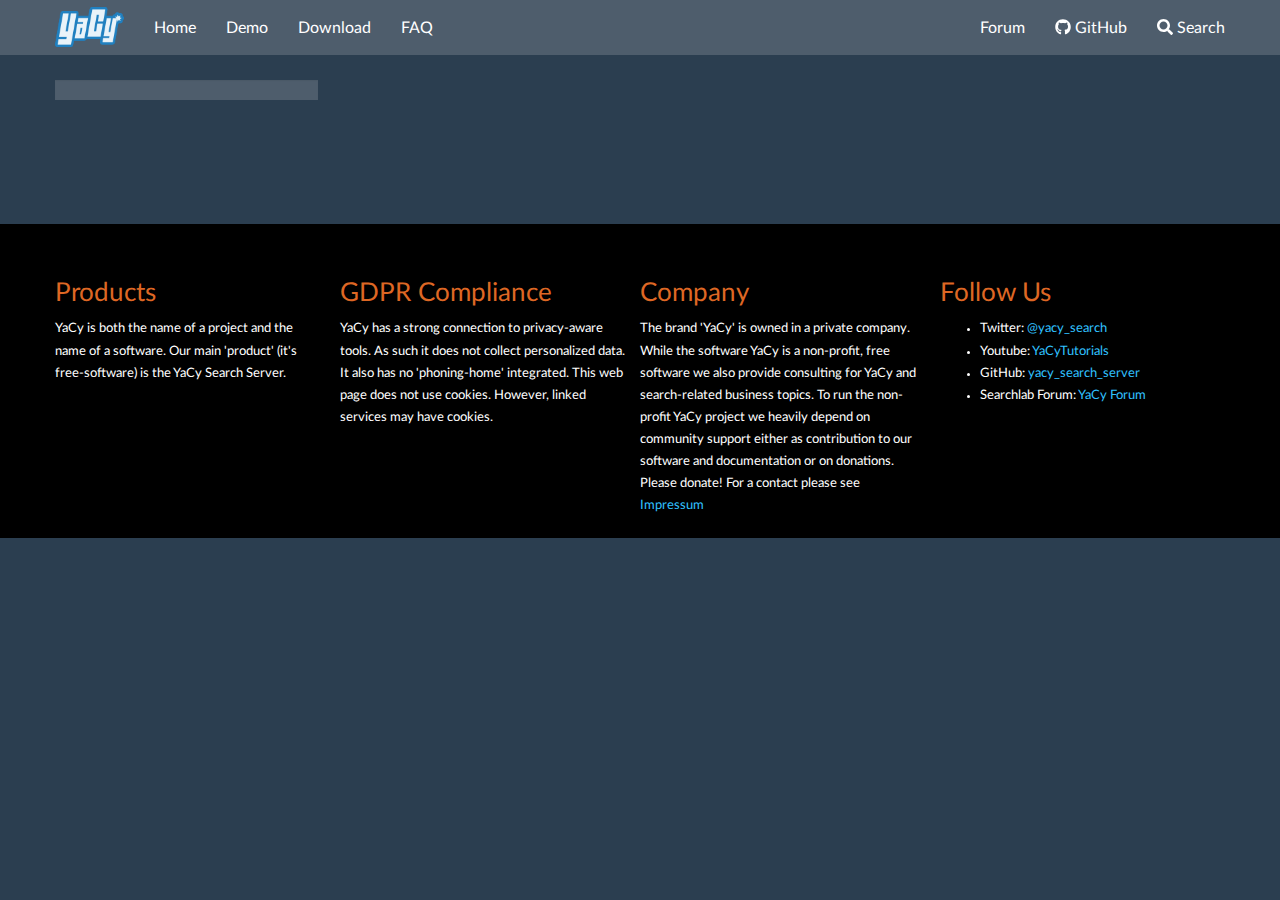
<file: community/index.html>
<!DOCTYPE html>
<html lang="en">

<head>
    <meta charset="utf-8">
    <meta http-equiv="X-UA-Compatible" content="IE=edge">
    <meta name="viewport" content="width=device-width, initial-scale=1.0">
    <meta name="keywords" content="YaCy Suchmaschine search engine spider harvester indexer p2p peer network open free download software development">
    <meta name="copyright" content="Michael Peter Christen">

    <meta name="description" content="YaCy P2P - Decentralized Search Engine">
    <meta name="author" content="Michael Christen">
    <link rel="canonical" href="https://yacy.net/community/">
    <link rel="../img/favicon.ico">

    
    <title>Community - YaCy</title>
    

    <link href="../css/hack.min.css" rel="stylesheet">
    <link href="../css/latolatinfonts.css" rel="stylesheet">
    <link href="../css/bootstrap-custom.css" rel="stylesheet">
    <link href="../css/base.css" rel="stylesheet">
    <link href="../css/cinder.css" rel="stylesheet">
    <link href="../css/highlight.css" rel="stylesheet">
    <!-- <link href="../css/latostyle.css" rel="stylesheet">-->

    <!-- HTML5 shim and Respond.js IE8 support of HTML5 elements and media queries -->
    <!--[if lt IE 9]>
            <script src="https://cdn.jsdelivr.net/npm/html5shiv@3.7.3/dist/html5shiv.min.js"></script>
            <script src="https://cdn.jsdelivr.net/npm/respond.js@1.4.2/dest/respond.min.js"></script>
        <![endif]-->

     
</head>

<body>
    <script src="../js/jquery.min.js"></script>
    <script src="../js/fontawesome-all.js"></script>
    <script src="../js/bootstrap-3.0.3.min.js"></script>
    <script src="../js/highlight.pack.js"></script>
    <script>hljs.initHighlightingOnLoad();</script>
    <script>var base_url = ".."</script>
    
    <script src="../js/base.js"></script>
    <script src="../search/main.js"></script>

    <div class="navbar navbar-default navbar-fixed-top" role="navigation">
    <div class="container">

        <!-- Collapsed navigation -->
        <div class="navbar-header">
            <!-- Expander button -->
            <button type="button" class="navbar-toggle" data-toggle="collapse" data-target=".navbar-collapse">
                <span class="sr-only">Toggle navigation</span>
                <span class="icon-bar"></span>
                <span class="icon-bar"></span>
                <span class="icon-bar"></span>
            </button>
            

            <!-- Main title -->

            <a class="navbar-brand" href="..">
<!--YaCy-->
<img src="../img/YaCyLogo2011_60.png" height="40">
</a>
        </div>

        <!-- Expanded navigation -->
        <div class="navbar-collapse collapse">
                <!-- Main navigation -->
                <ul class="nav navbar-nav">
                
                
                    <li >
                        <a href="..">Home</a>
                    </li>
                
                
                
                    <li >
                        <a href="../demonstration_tutorial_screenshot/">Demo</a>
                    </li>
                
                
                
                    <li >
                        <a href="../download_installation/">Download</a>
                    </li>
                
                
                
                    <li >
                        <a href="../faq/">FAQ</a>
                    </li>
                
                
                </ul>

            <ul class="nav navbar-nav navbar-right">
		    <li>
                        <a href="https://searchlab.eu">
                           Forum
                        </a>
                    </li>
                    <li>
                        <a href="https://github.com/yacy/yacy_search_server">
                            <i class="fab fa-github"></i> GitHub
                        </a>
                    </li>
                    <li>
                        <a href="#" data-toggle="modal" data-target="#mkdocs_search_modal">
                            <i class="fas fa-search"></i> Search
                        </a>
                    </li>

            </ul>
        </div>
    </div>
</div>

    <div class="container">
        
        
        <div class="col-md-3"><div class="bs-sidebar hidden-print affix well" role="complementary">
    <ul class="nav bs-sidenav">
    </ul>
</div></div>
        <div class="col-md-9" role="main">

</div>
        
        
    </div>

    <br/><br/>
    <footer class="col-md-12 text-center" style="background-color:#000000;" >
<div class="container" style="text-align:left; font-size:13px; padding-top:30px;">
      <div class="row">
        <div class="col-md-3" style="padding-left:15px; padding-right:15px;">
          <h3>Products</h3>
          <p>YaCy is both the name of a project and the name of a software. Our main 'product' (it's free-software) is the YaCy Search Server.</p>
        </div>
        <div class="col-md-3" style="padding-right:15px;">
          <h3>GDPR Compliance</h3>
          <p>YaCy has a strong connection to privacy-aware tools. As such it does not collect personalized data. It also has no 'phoning-home' integrated. This web page does not use cookies. However, linked services may have cookies.</p>
       </div>
        <div class="col-md-3" style="padding-right:15px;">
          <h3>Company</h3>
          <p>The brand 'YaCy' is owned in a private company. While the software YaCy is a non-profit, free software we also provide consulting for YaCy and search-related business topics. To run the non-profit YaCy project we heavily depend on community support either as contribution to our software and documentation or on donations. Please donate! For a contact please see&nbsp;
<a href="../impressum/">Impressum</a>


</p>
        </div>
        <div class="col-md-3" style="padding-right:15px;">
          <h3>Follow Us</h3>
          <ul>
	    <li>Twitter: <a href="https://twitter.com/yacy_search">@yacy_search</a></li>
	    <li>Youtube: <a href="https://www.youtube.com/YaCyTutorials">YaCyTutorials</a></li>
	    <li>GitHub: <a href="https://github.com/yacy">yacy_search_server</a></li>
	    <li>Searchlab Forum: <a href="https://searchlab.eu/">YaCy Forum</a></li>
	  </ul>
        </div>
      </div>
</div>


        
        <p>
        <!--
	<small>Documentation built with <a href="http://www.mkdocs.org/">MkDocs</a>.</p></small>
	-->

        
        
    </footer>
    

    <div class="modal" id="mkdocs_search_modal" tabindex="-1" role="dialog" aria-labelledby="searchModalLabel" aria-hidden="true">
    <div class="modal-dialog modal-lg">
        <div class="modal-content">
            <div class="modal-header">
                <h4 class="modal-title" id="searchModalLabel">Search</h4>
                <button type="button" class="close" data-dismiss="modal"><span aria-hidden="true">&times;</span><span class="sr-only">Close</span></button>
            </div>
            <div class="modal-body">
                <p>
                    From here you can search these documents. Enter
                    your search terms below.
                </p>
                <form>
                    <div class="form-group">
                        <input type="text" class="form-control" placeholder="Search..." id="mkdocs-search-query" title="Type search term here">
                    </div>
                </form>
                <div id="mkdocs-search-results"></div>
            </div>
            <div class="modal-footer">
            </div>
        </div>
    </div>
</div><div class="modal" id="mkdocs_keyboard_modal" tabindex="-1" role="dialog" aria-labelledby="keyboardModalLabel" aria-hidden="true">
    <div class="modal-dialog">
        <div class="modal-content">
            <div class="modal-header">
                <h4 class="modal-title" id="keyboardModalLabel">Keyboard Shortcuts</h4>
                <button type="button" class="close" data-dismiss="modal"><span aria-hidden="true">&times;</span><span class="sr-only">Close</span></button>
            </div>
            <div class="modal-body">
              <table class="table">
                <thead>
                  <tr>
                    <th style="width: 20%;">Keys</th>
                    <th>Action</th>
                  </tr>
                </thead>
                <tbody>
                  <tr>
                    <td class="help shortcut"><kbd>?</kbd></td>
                    <td>Open this help</td>
                  </tr>
                  <tr>
                    <td class="next shortcut"><kbd>n</kbd></td>
                    <td>Next page</td>
                  </tr>
                  <tr>
                    <td class="prev shortcut"><kbd>p</kbd></td>
                    <td>Previous page</td>
                  </tr>
                  <tr>
                    <td class="search shortcut"><kbd>s</kbd></td>
                    <td>Search</td>
                  </tr>
                </tbody>
              </table>
            </div>
            <div class="modal-footer">
            </div>
        </div>
    </div>
</div>
    </body>

</html>
</file>
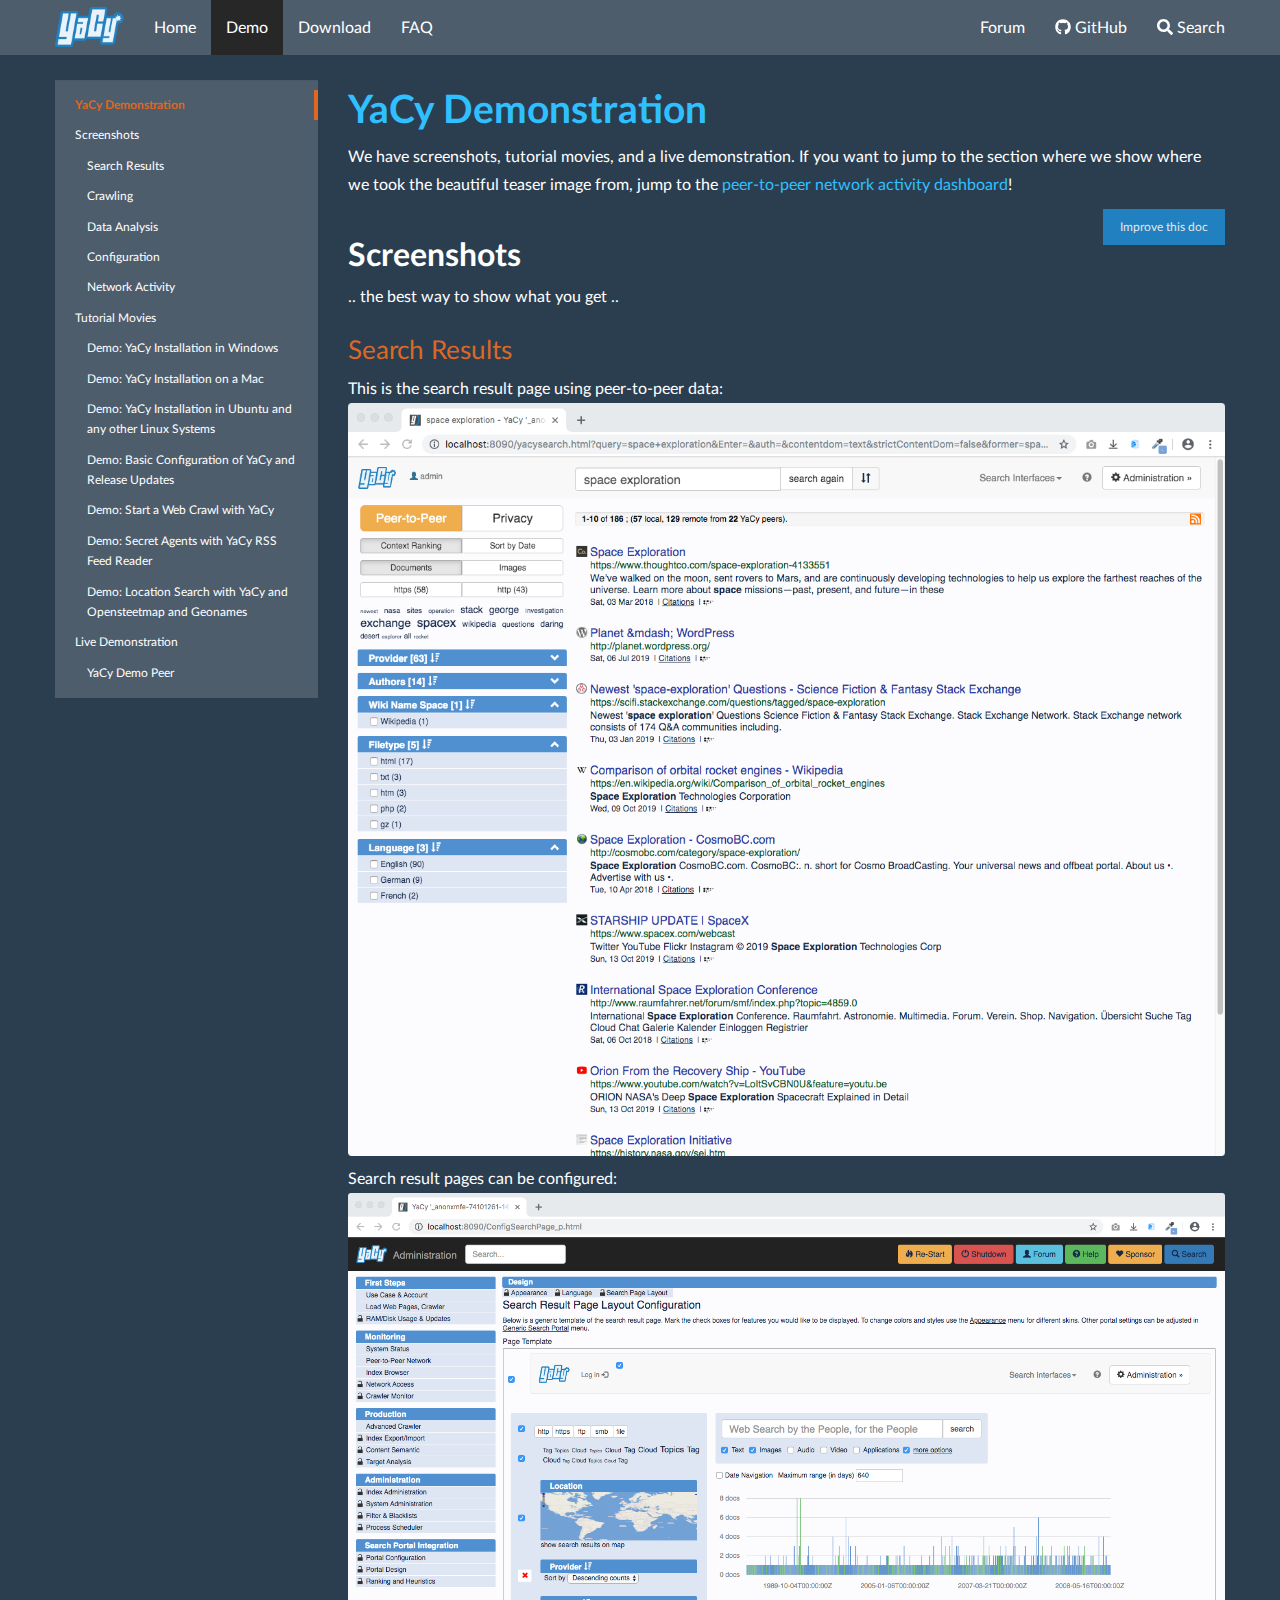
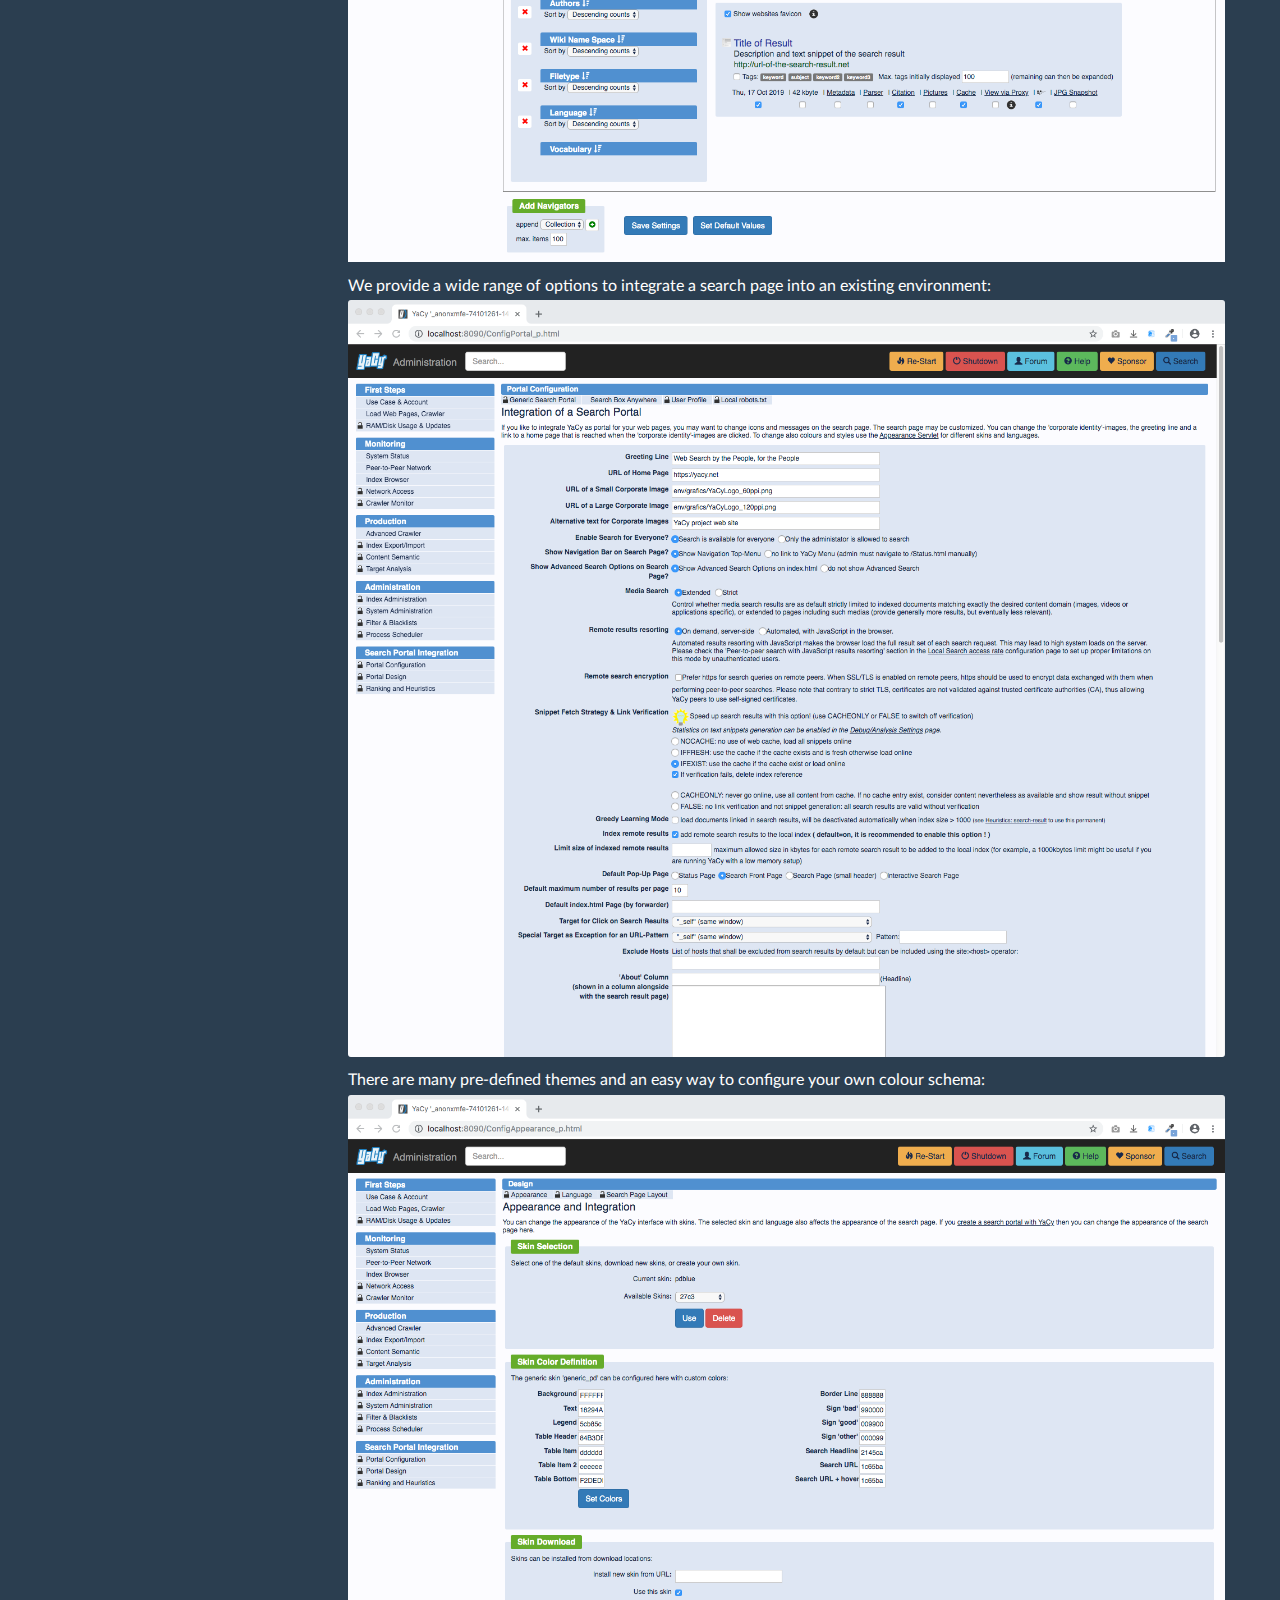
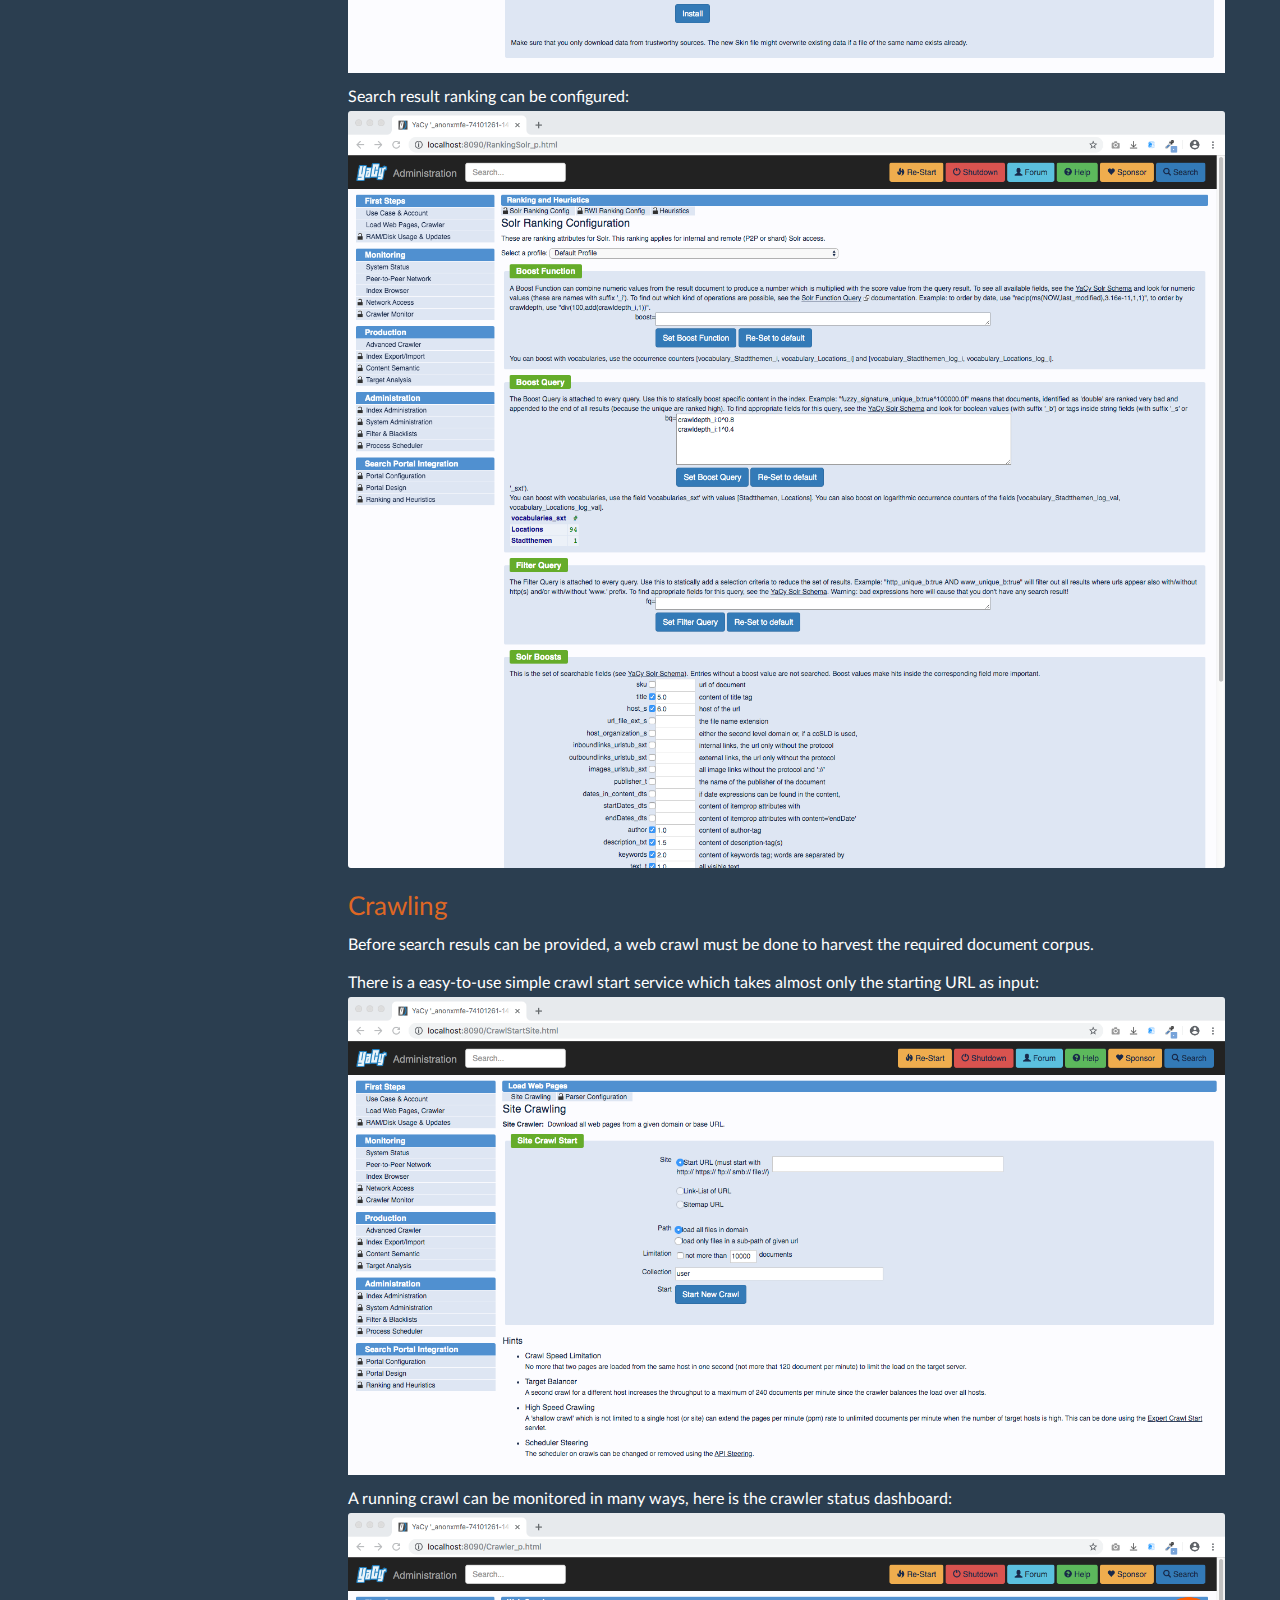
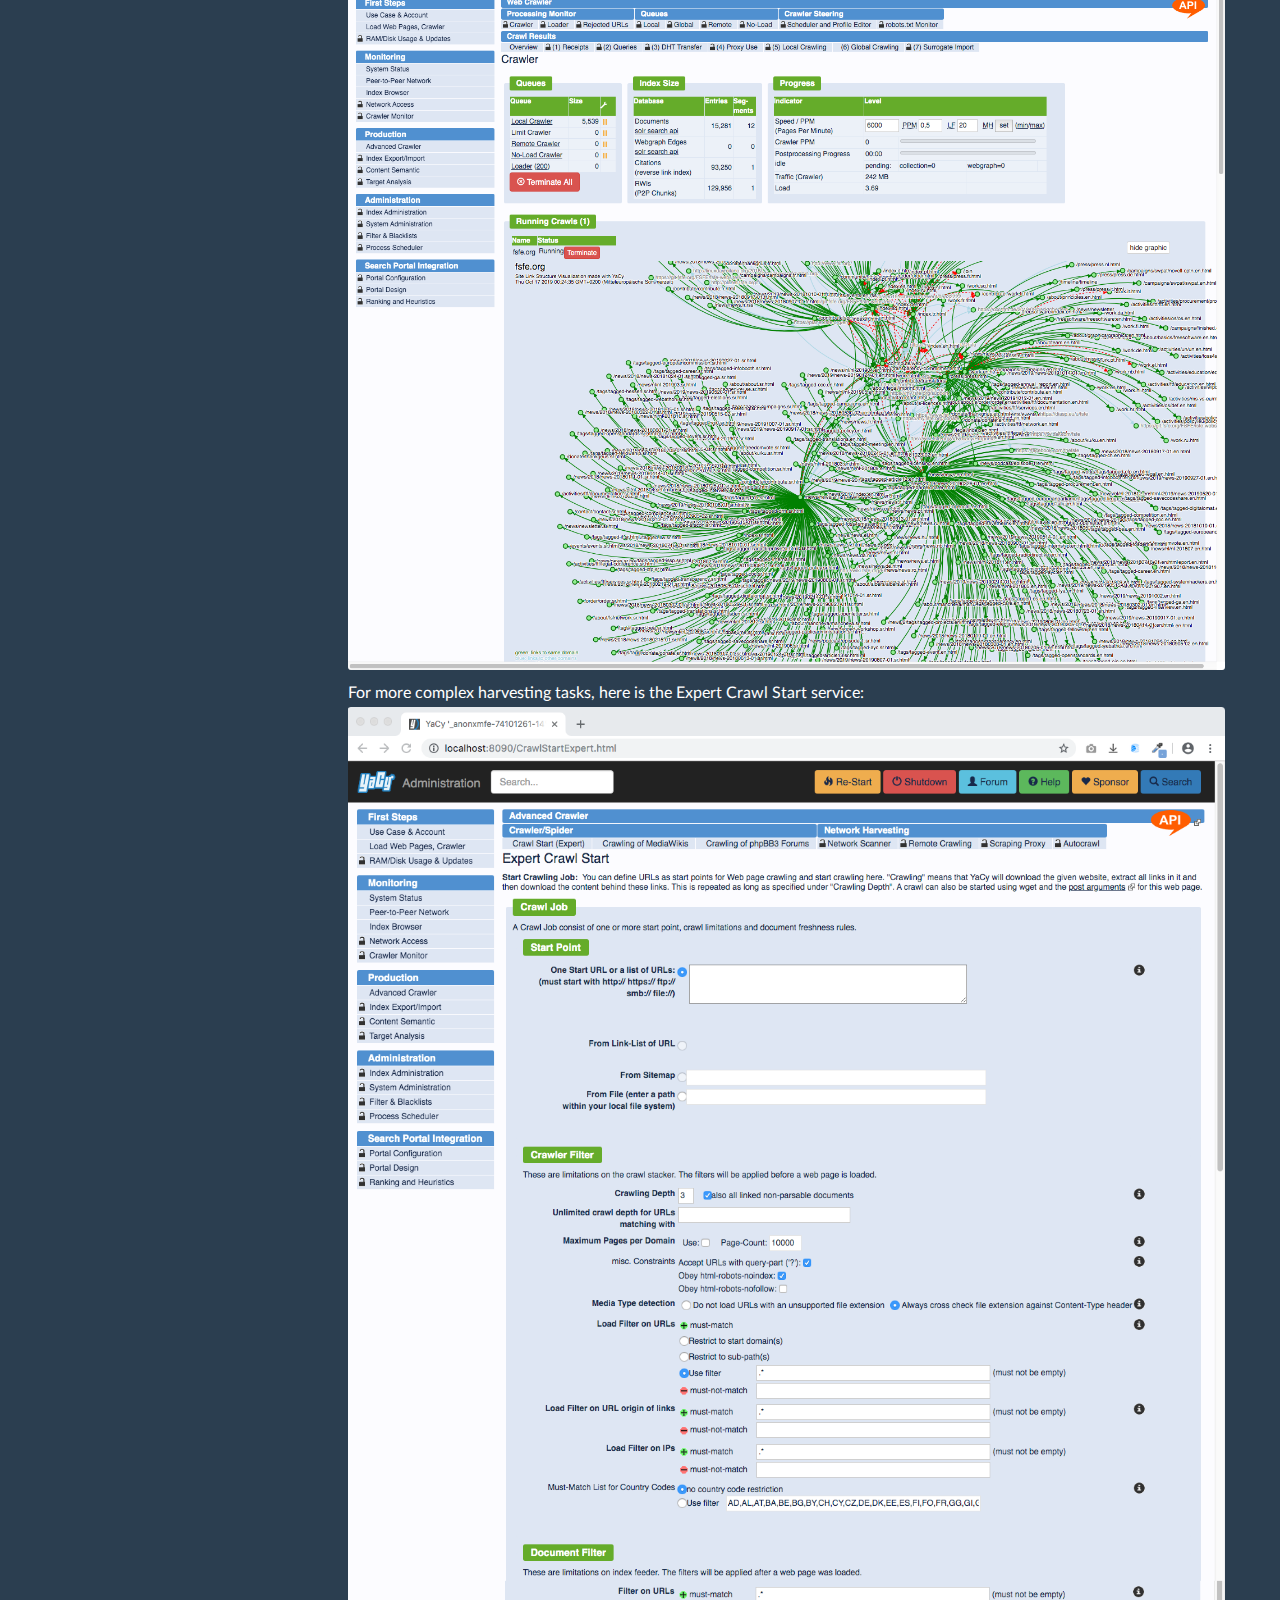
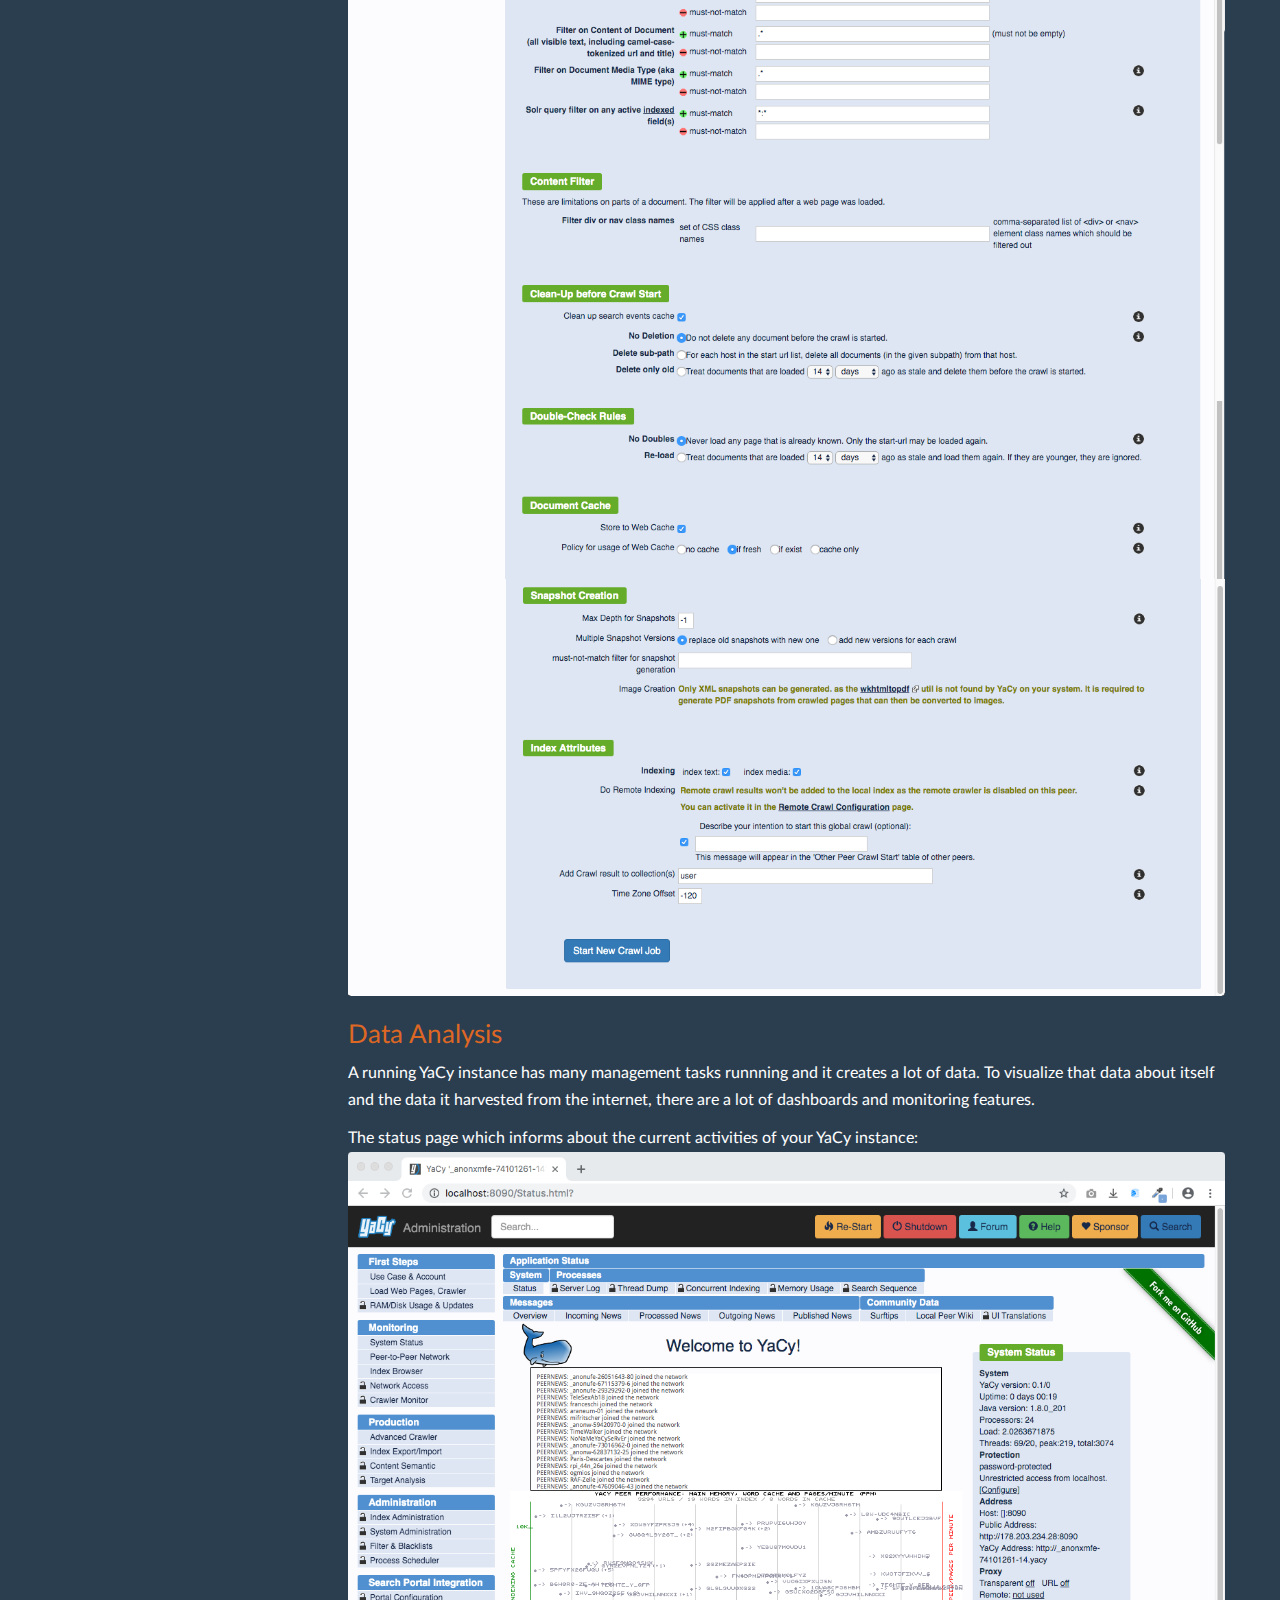
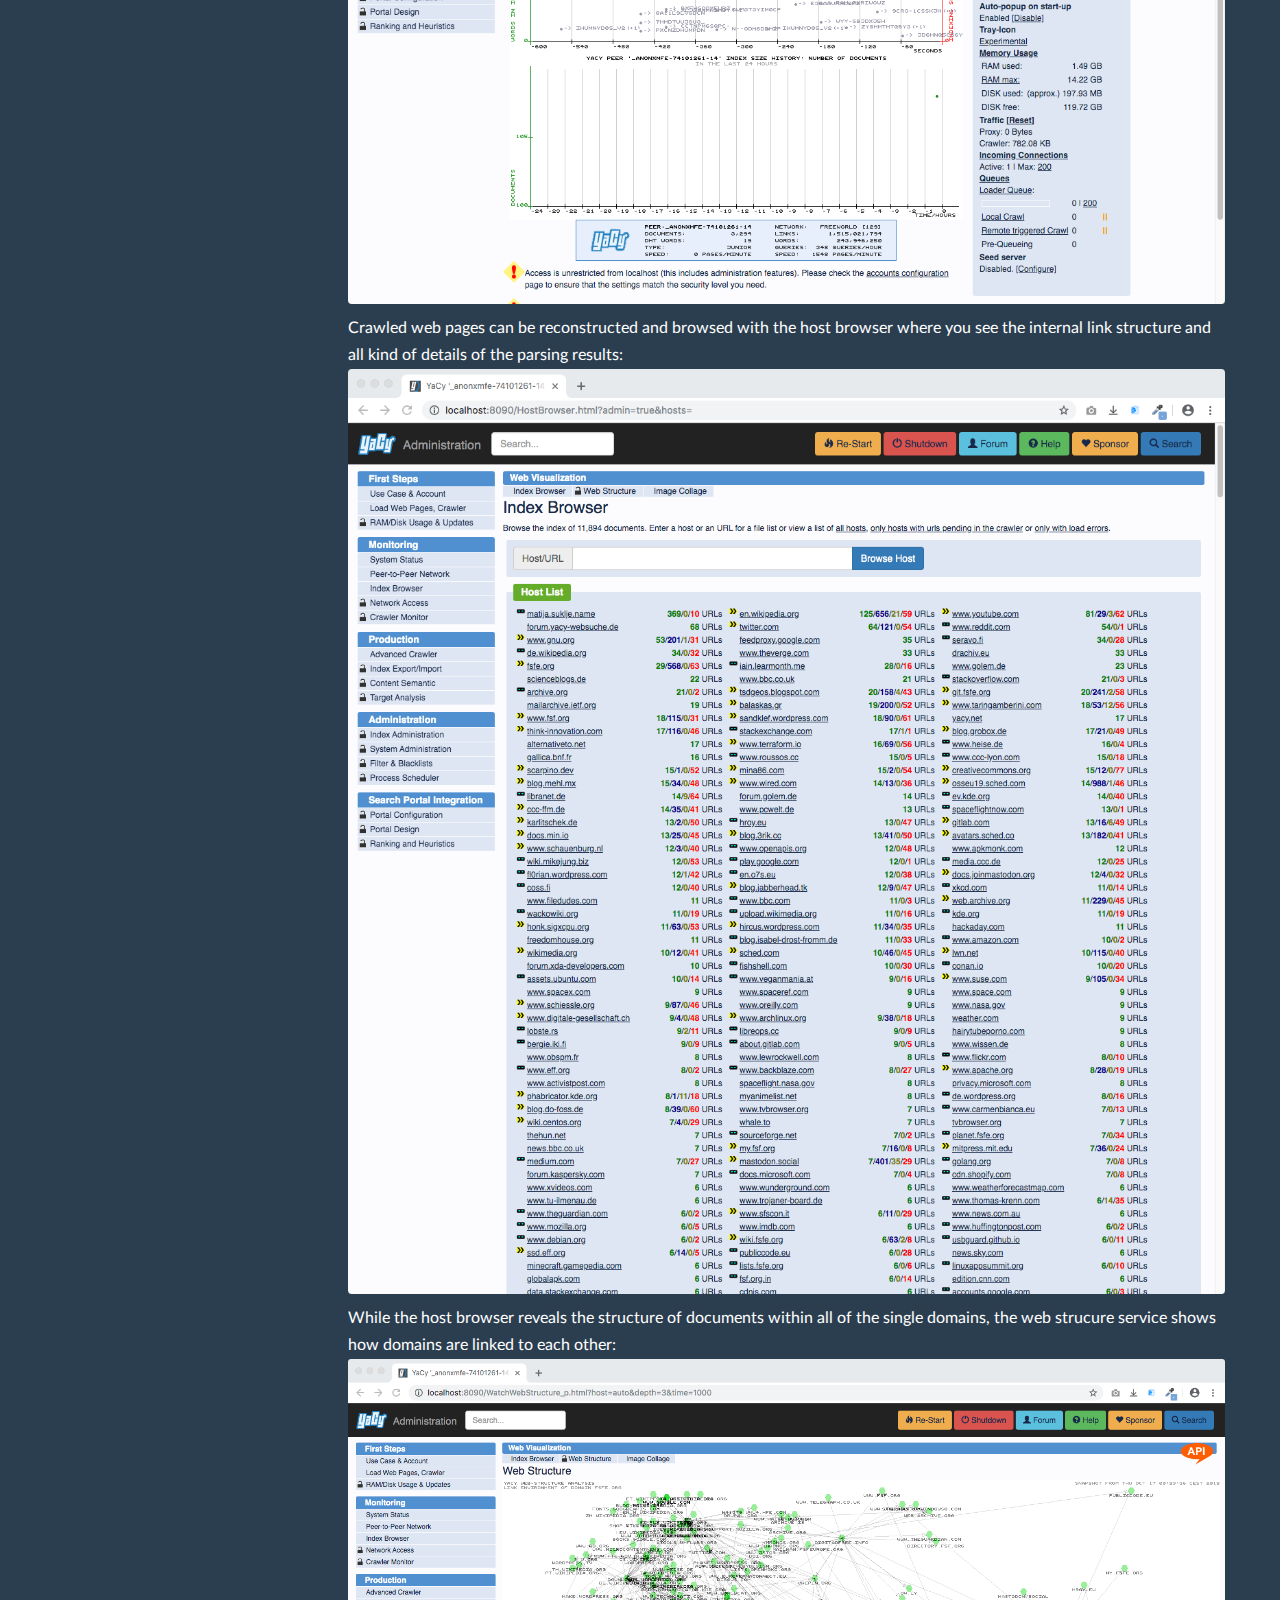
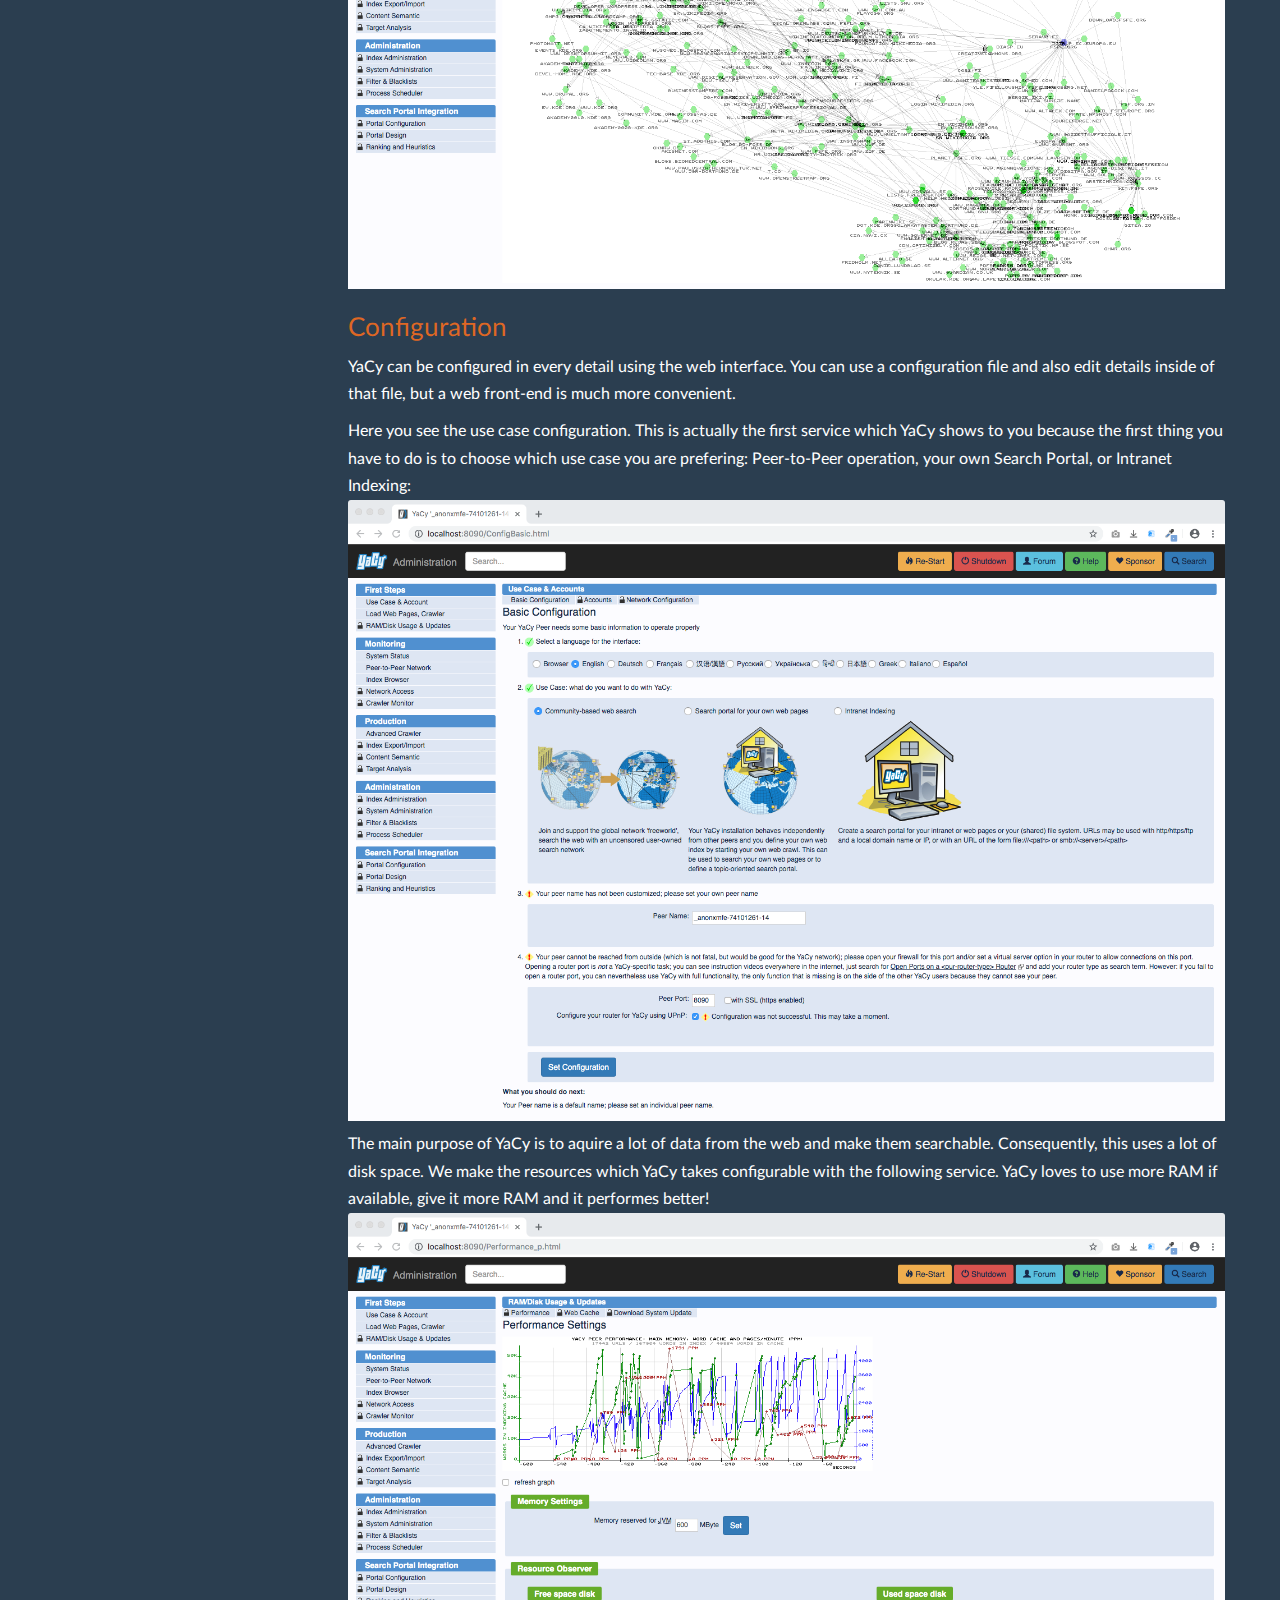
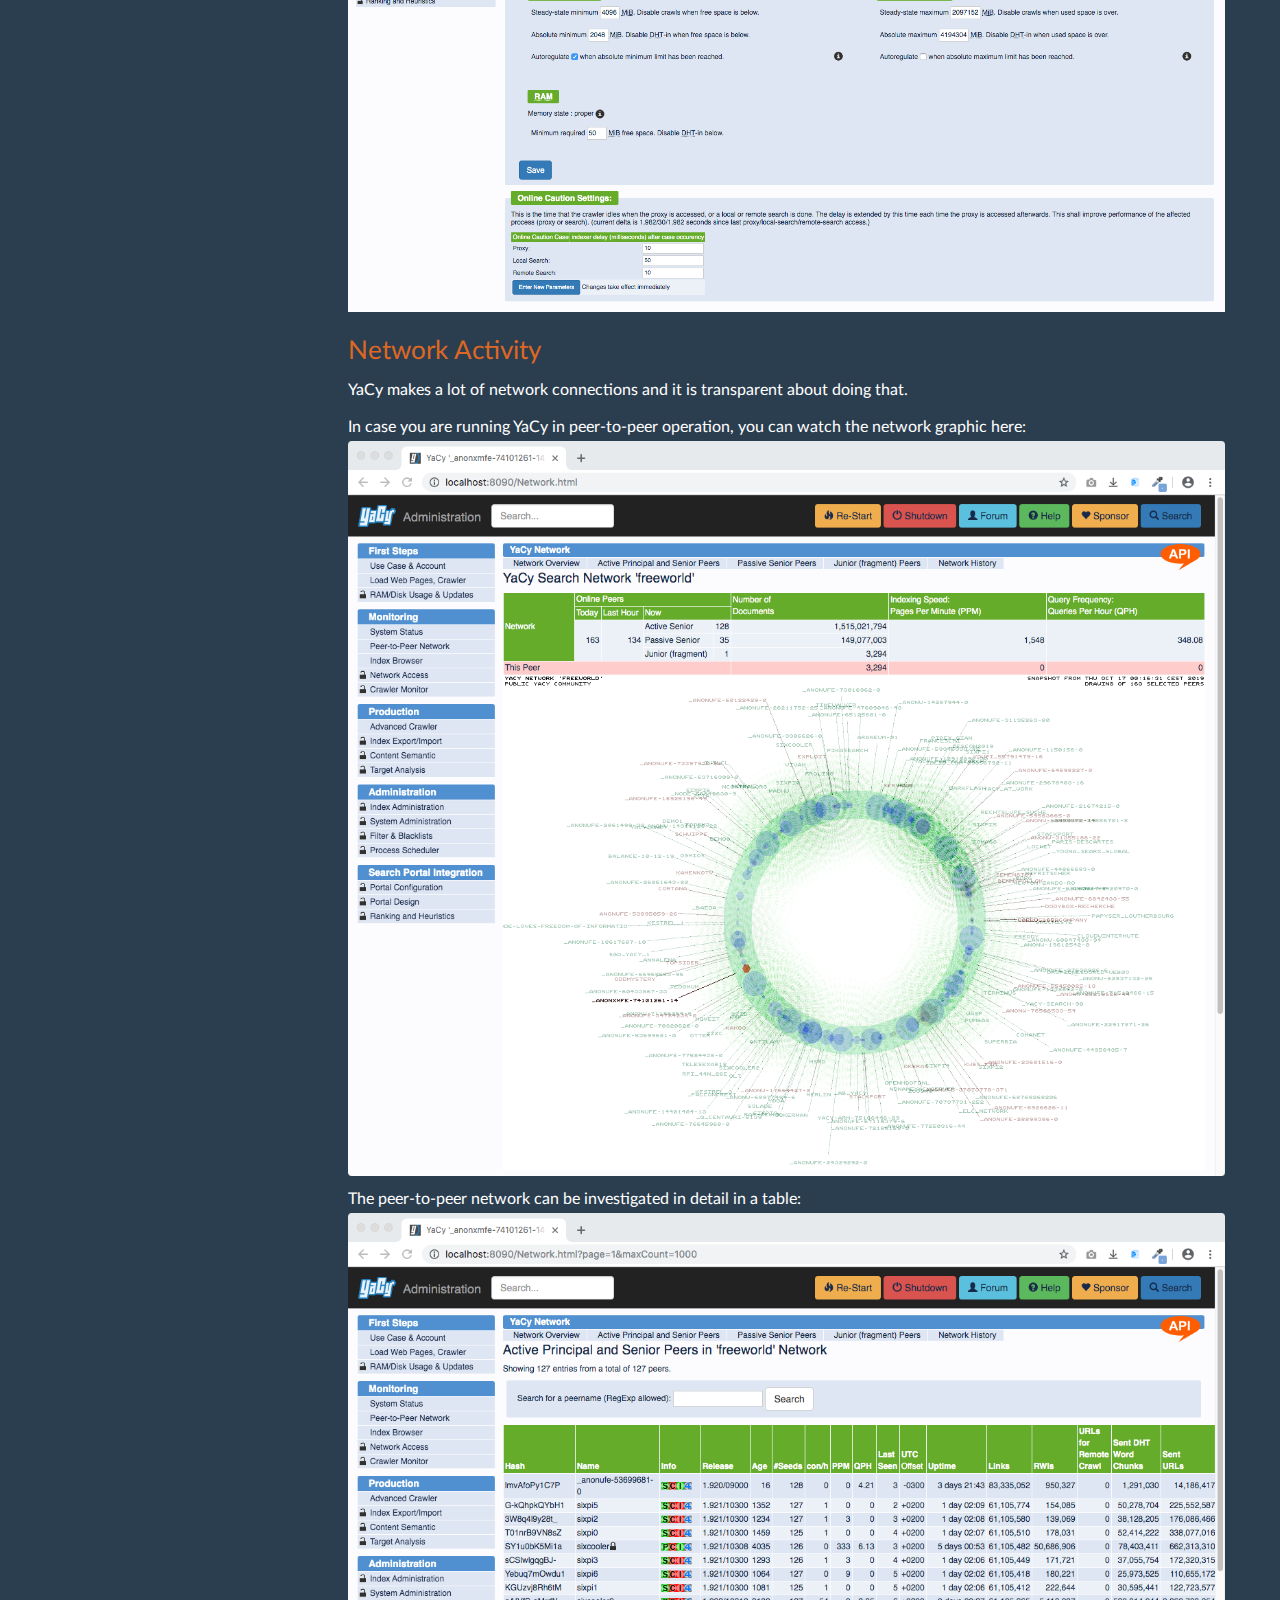
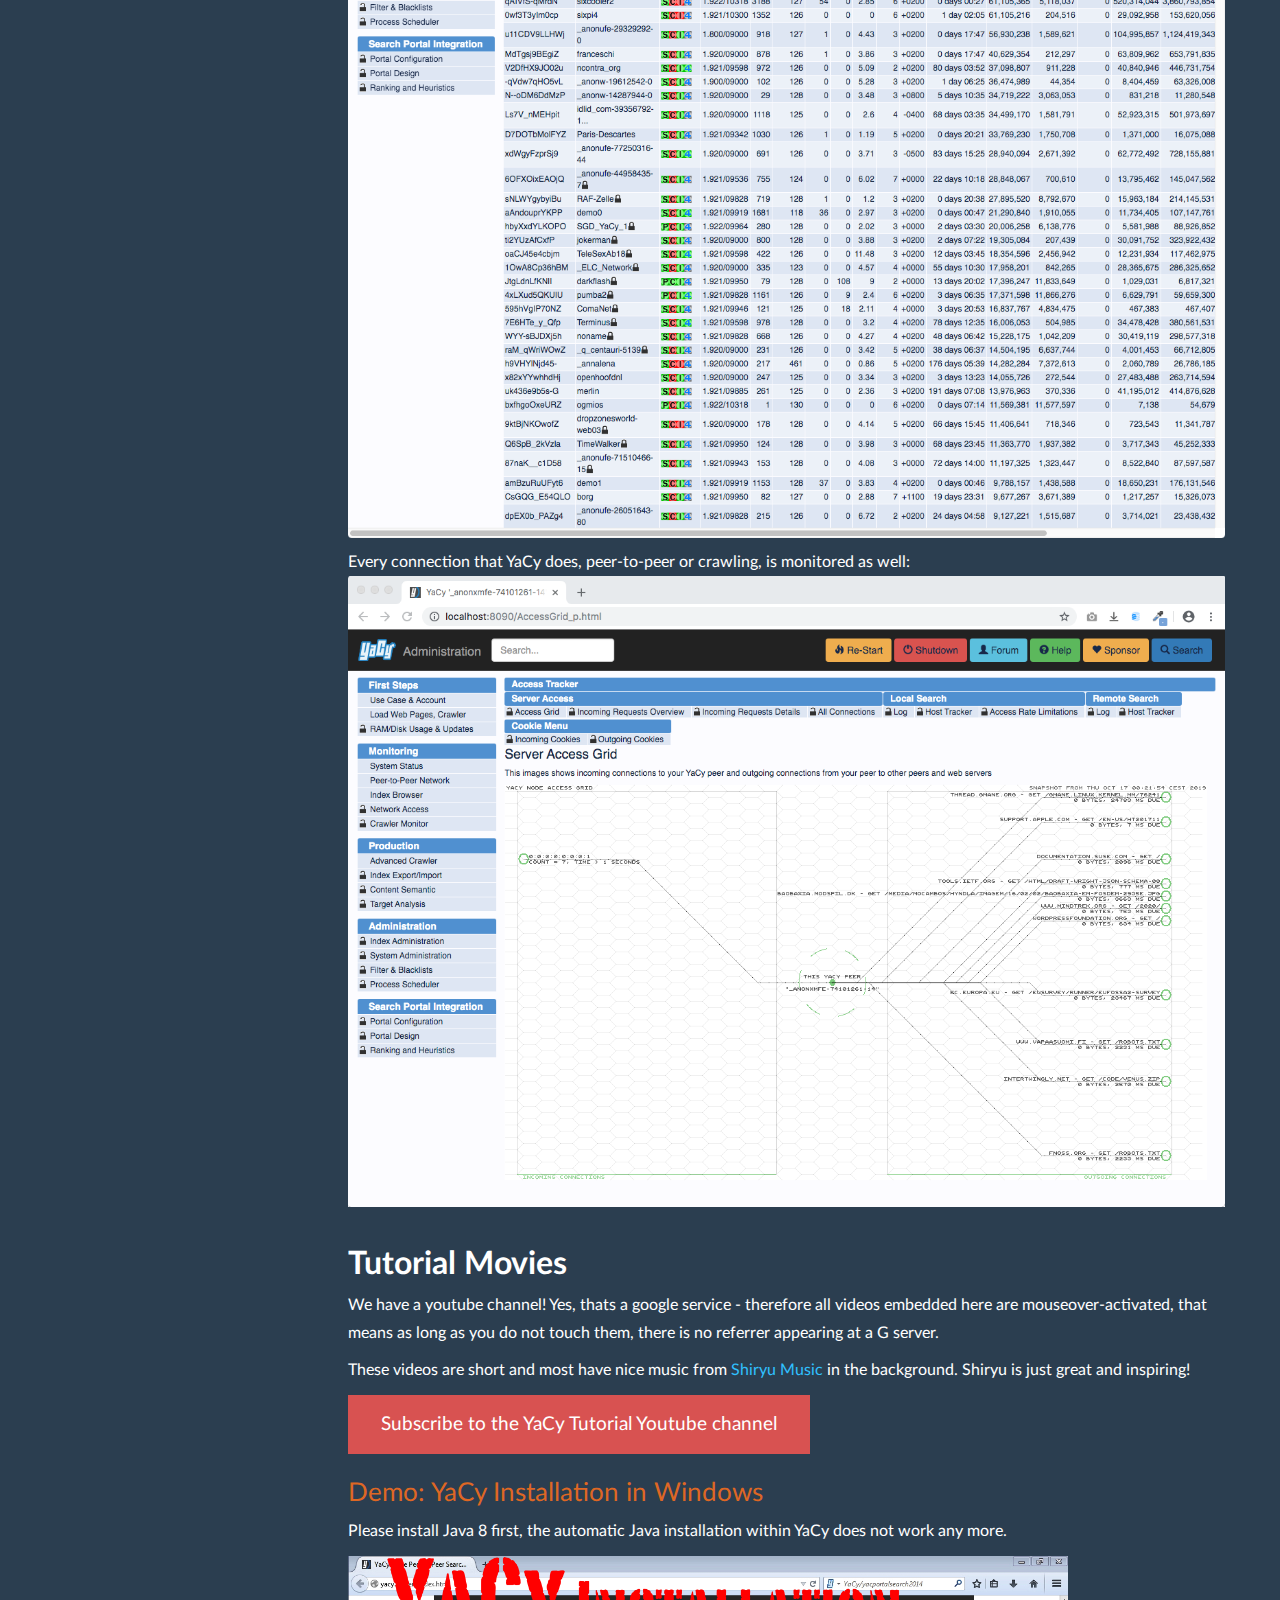
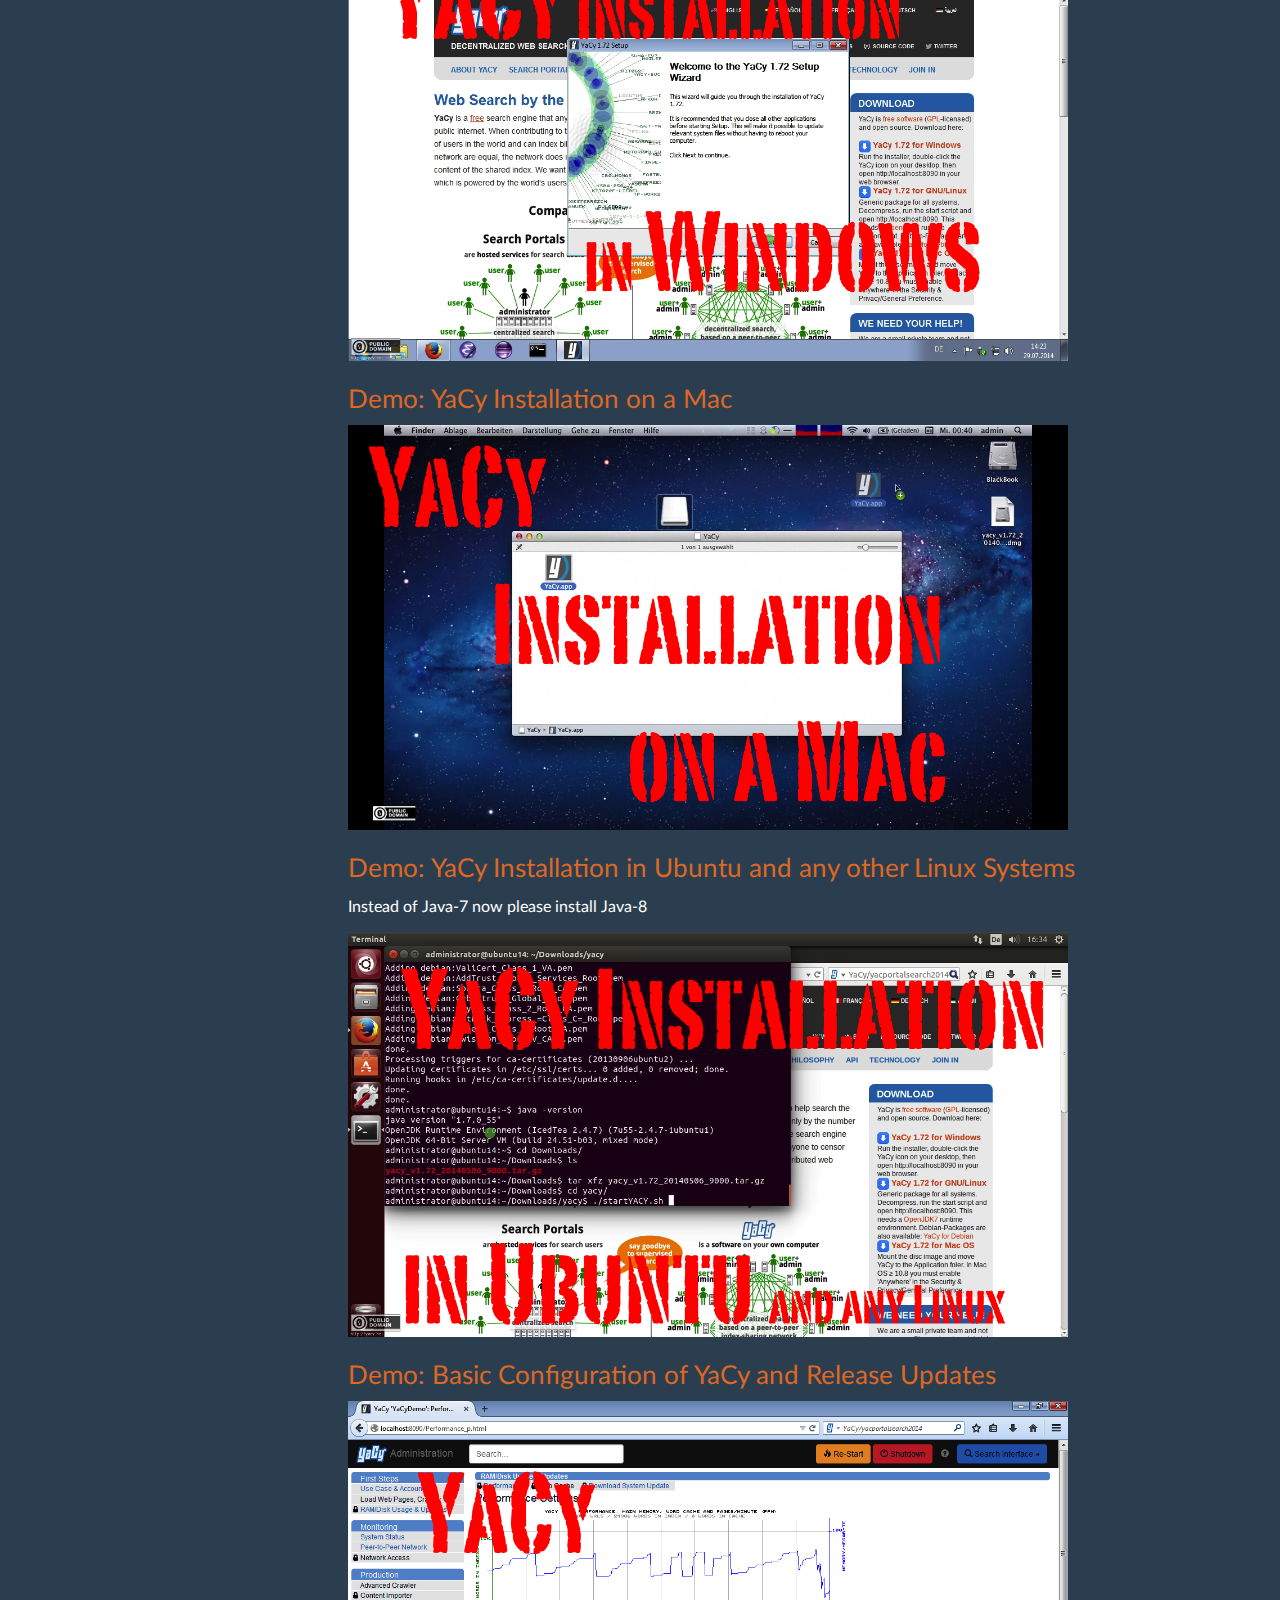
<file: demonstration_tutorial_screenshot/index.html>
<!DOCTYPE html>
<html lang="en">

<head>
    <meta charset="utf-8">
    <meta http-equiv="X-UA-Compatible" content="IE=edge">
    <meta name="viewport" content="width=device-width, initial-scale=1.0">
    <meta name="keywords" content="YaCy Suchmaschine search engine spider harvester indexer p2p peer network open free download software development">
    <meta name="copyright" content="Michael Peter Christen">

    <meta name="description" content="YaCy P2P - Decentralized Search Engine">
    <meta name="author" content="Michael Christen">
    <link rel="canonical" href="https://yacy.net/demonstration_tutorial_screenshot/">
    <link rel="../img/favicon.ico">

    
    <title>Demo - YaCy</title>
    

    <link href="../css/hack.min.css" rel="stylesheet">
    <link href="../css/latolatinfonts.css" rel="stylesheet">
    <link href="../css/bootstrap-custom.css" rel="stylesheet">
    <link href="../css/base.css" rel="stylesheet">
    <link href="../css/cinder.css" rel="stylesheet">
    <link href="../css/highlight.css" rel="stylesheet">
    <!-- <link href="../css/latostyle.css" rel="stylesheet">-->

    <!-- HTML5 shim and Respond.js IE8 support of HTML5 elements and media queries -->
    <!--[if lt IE 9]>
            <script src="https://cdn.jsdelivr.net/npm/html5shiv@3.7.3/dist/html5shiv.min.js"></script>
            <script src="https://cdn.jsdelivr.net/npm/respond.js@1.4.2/dest/respond.min.js"></script>
        <![endif]-->

     
</head>

<body>
    <script src="../js/jquery.min.js"></script>
    <script src="../js/fontawesome-all.js"></script>
    <script src="../js/bootstrap-3.0.3.min.js"></script>
    <script src="../js/highlight.pack.js"></script>
    <script>hljs.initHighlightingOnLoad();</script>
    <script>var base_url = ".."</script>
    
    <script src="../js/base.js"></script>
    <script src="../search/main.js"></script>

    <div class="navbar navbar-default navbar-fixed-top" role="navigation">
    <div class="container">

        <!-- Collapsed navigation -->
        <div class="navbar-header">
            <!-- Expander button -->
            <button type="button" class="navbar-toggle" data-toggle="collapse" data-target=".navbar-collapse">
                <span class="sr-only">Toggle navigation</span>
                <span class="icon-bar"></span>
                <span class="icon-bar"></span>
                <span class="icon-bar"></span>
            </button>
            

            <!-- Main title -->

            <a class="navbar-brand" href="..">
<!--YaCy-->
<img src="../img/YaCyLogo2011_60.png" height="40">
</a>
        </div>

        <!-- Expanded navigation -->
        <div class="navbar-collapse collapse">
                <!-- Main navigation -->
                <ul class="nav navbar-nav">
                
                
                    <li >
                        <a href="..">Home</a>
                    </li>
                
                
                
                    <li class="active">
                        <a href="./">Demo</a>
                    </li>
                
                
                
                    <li >
                        <a href="../download_installation/">Download</a>
                    </li>
                
                
                
                    <li >
                        <a href="../faq/">FAQ</a>
                    </li>
                
                
                </ul>

            <ul class="nav navbar-nav navbar-right">
		    <li>
                        <a href="https://searchlab.eu">
                           Forum
                        </a>
                    </li>
		    <!--
                    <li >
                        <a rel="prev" href="..">
                            <i class="fas fa-arrow-left"></i> Previous
                        </a>
                    </li>
                    <li >
                        <a rel="next" href="../download_installation/">
                            Next <i class="fas fa-arrow-right"></i>
                        </a>
                    </li>
		    -->
                    <li>
                        <a href="https://github.com/yacy/yacy_search_server">
                            <i class="fab fa-github"></i> GitHub
                        </a>
                    </li>
                    <li>
                        <a href="#" data-toggle="modal" data-target="#mkdocs_search_modal">
                            <i class="fas fa-search"></i> Search
                        </a>
                    </li>

            </ul>
        </div>
    </div>
</div>

    <div class="container">
        
        
        <div class="col-md-3"><div class="bs-sidebar hidden-print affix well" role="complementary">
    <ul class="nav bs-sidenav">
        <li class="first-level active"><a href="#yacy-demonstration">YaCy Demonstration</a></li>
            <li class="second-level"><a href="#screenshots">Screenshots</a></li>
                
                <li class="third-level"><a href="#search-results">Search Results</a></li>
                <li class="third-level"><a href="#crawling">Crawling</a></li>
                <li class="third-level"><a href="#data-analysis">Data Analysis</a></li>
                <li class="third-level"><a href="#configuration">Configuration</a></li>
                <li class="third-level"><a href="#network-activity">Network Activity</a></li>
            <li class="second-level"><a href="#tutorial-movies">Tutorial Movies</a></li>
                
                <li class="third-level"><a href="#demo-yacy-installation-in-windows">Demo: YaCy Installation in Windows</a></li>
                <li class="third-level"><a href="#demo-yacy-installation-on-a-mac">Demo: YaCy Installation on a Mac</a></li>
                <li class="third-level"><a href="#demo-yacy-installation-in-ubuntu-and-any-other-linux-systems">Demo: YaCy Installation in Ubuntu and any other Linux Systems</a></li>
                <li class="third-level"><a href="#demo-basic-configuration-of-yacy-and-release-updates">Demo: Basic Configuration of YaCy and Release Updates</a></li>
                <li class="third-level"><a href="#demo-start-a-web-crawl-with-yacy">Demo: Start a Web Crawl with YaCy</a></li>
                <li class="third-level"><a href="#demo-secret-agents-with-yacy-rss-feed-reader">Demo: Secret Agents with YaCy RSS Feed Reader</a></li>
                <li class="third-level"><a href="#demo-location-search-with-yacy-and-opensteetmap-and-geonames">Demo: Location Search with YaCy and Opensteetmap and Geonames</a></li>
            <li class="second-level"><a href="#live-demonstration">Live Demonstration</a></li>
                
                <li class="third-level"><a href="#yacy-demo-peer">YaCy Demo Peer</a></li>
    </ul>
</div></div>
        <div class="col-md-9" role="main">

<h1 id="yacy-demonstration">YaCy Demonstration</h1>
<p>We have screenshots, tutorial movies, and a live demonstration. If you want to jump to the section where we show where we took the beautiful teaser image from, jump to the <a href="#network-activity">peer-to-peer network activity dashboard</a>!</p>
<p><a class="btn btn-default btn-sm pull-right" href="https://github.com/yacy/yacy_net_homepage/blob/master/docs/demonstration_tutorial_screenshot.md" role="button" target="_blank">Improve this doc</a>
</p>

<h2 id="screenshots">Screenshots</h2>
<p>.. the best way to show what you get ..</p>
<h3 id="search-results">Search Results</h3>
<p>This is the search result page using peer-to-peer data:
<img alt="YaCy Search Engine Result List" src="../img/screenshot_search_result.png" /></p>
<p>Search result pages can be configured:
<img alt="YaCy Search Engine Configuration" src="../img/screenshot_search_result_configuration.png" /></p>
<p>We provide a wide range of options to integrate a search page into an existing environment:
<img alt="YaCy Search Engine Integration" src="../img/screenshot_search_result_integration.png" /></p>
<p>There are many pre-defined themes and an easy way to configure your own colour schema:
<img alt="YaCy Search Engine Theme Configuration" src="../img/screenshot_appearance.png" /></p>
<p>Search result ranking can be configured:
<img alt="YaCy Search Engine Ranking Configuration" src="../img/screenshot_ranking.png" /></p>
<h3 id="crawling">Crawling</h3>
<p>Before search resuls can be provided, a web crawl must be done to harvest the required document corpus.</p>
<p>There is a easy-to-use simple crawl start service which takes almost only the starting URL as input:
<img alt="YaCy Search Engine Site Crawler/Spider" src="../img/screenshot_crawler_site.png" /></p>
<p>A running crawl can be monitored in many ways, here is the crawler status dashboard:
<img alt="YaCy Search Engine Crawler/Spider Monitor" src="../img/screenshot_crawler_monitor.png" /></p>
<p>For more complex harvesting tasks, here is the Expert Crawl Start service:
<img alt="YaCy Search Engine Expert Crawl/Spider Start" src="../img/screenshot_expert_crawl_start.png" /></p>
<h3 id="data-analysis">Data Analysis</h3>
<p>A running YaCy instance has many management tasks runnning and it creates a lot of data.
To visualize that data about itself and the data it harvested from the internet, there are a lot of
dashboards and monitoring features.</p>
<p>The status page which informs about the current activities of your YaCy instance:
<img alt="YaCy Search Engine Status Dashboard" src="../img/screenshot_status.png" /></p>
<p>Crawled web pages can be reconstructed and browsed with the host browser where you see the internal link structure and all kind of details of the parsing results:
<img alt="YaCy Search Engine Host Browser" src="../img/screenshot_host_browser.png" /></p>
<p>While the host browser reveals the structure of documents within all of the single domains, the web strucure service shows how domains are linked to each other:
<img alt="YaCy Search Engine Web Structure" src="../img/screenshot_web_structure.png" /></p>
<h3 id="configuration">Configuration</h3>
<p>YaCy can be configured in every detail using the web interface. You can use a configuration file and also edit details inside of that file, but a web front-end is much more convenient.</p>
<p>Here you see the use case configuration. This is actually the first service which YaCy shows to you because the first thing you have to do is to choose which use case you are prefering: Peer-to-Peer operation, your own Search Portal, or Intranet Indexing:
<img alt="YaCy Search Engine Basic Configuration for Use Case: Peer-to-Peer, Portal, Intranet" src="../img/screenshot_use_case_configuration.png" /></p>
<p>The main purpose of YaCy is to aquire a lot of data from the web and make them searchable. Consequently, this uses a lot of disk space. We make the resources which YaCy takes configurable with the following service. YaCy loves to use more RAM if available, give it more RAM and it performes better! 
<img alt="YaCy Search Engine Performance Setting" src="../img/screenshot_performance_settings.png" /></p>
<h3 id="network-activity">Network Activity</h3>
<p>YaCy makes a lot of network connections and it is transparent about doing that.</p>
<p>In case you are running YaCy in peer-to-peer operation, you can watch the network graphic here:
<img alt="YaCy Peer-to-Peer Network" src="../img/screenshot_peer_network.png" /></p>
<p>The peer-to-peer network can be investigated in detail in a table:
<img alt="YaCy Peer List Table" src="../img/screenshot_peer_list.png" /></p>
<p>Every connection that YaCy does, peer-to-peer or crawling, is monitored as well:
<img alt="YaCy Network Monitor" src="../img/screenshot_access_grid.png" /></p>
<h2 id="tutorial-movies">Tutorial Movies</h2>
<p>We have a youtube channel! Yes, thats a google service - therefore all videos embedded here are mouseover-activated, that means as long as you do not touch them, there is no referrer appearing at a G server.</p>
<p>These videos are short and most have nice music from <a href="https://shiryu.bandcamp.com/">Shiryu Music</a> in the background. Shiryu is just great and inspiring! </p>
<p><a class="btn btn-danger btn-lg" href="https://www.youtube.com/yacy_tutorials" role="button">Subscribe to the YaCy Tutorial Youtube channel</a></p>

<script>
    embed01 = "<iframe width='720' height='405' src='//www.youtube.com/embed/CFwebavBU0s?list=UUvy0FJxqOAlSZ2VXskej79Q' frameborder='0' allowfullscreen></iframe>"
    embed02 = "<iframe width='720' height='405' src='//www.youtube.com/embed/XDoVNzOMoIo?list=UUvy0FJxqOAlSZ2VXskej79Q' frameborder='0' allowfullscreen></iframe>"
    embed03 = "<iframe width='720' height='405' src='//www.youtube.com/embed/iqJuf_EA1UE?list=UUvy0FJxqOAlSZ2VXskej79Q' frameborder='0' allowfullscreen></iframe>"
    embed04 = "<iframe width='720' height='405' src='//www.youtube.com/embed/t5y5MmnmraA?list=UUvy0FJxqOAlSZ2VXskej79Q' frameborder='0' allowfullscreen></iframe>"
    embed05 = "<iframe width='720' height='405' src='//www.youtube.com/embed/UUAylWYqzac?list=UUvy0FJxqOAlSZ2VXskej79Q' frameborder='0' allowfullscreen></iframe>"
    embed06 = "<iframe width='720' height='405' src='//www.youtube.com/embed/hGwjllUdjU0?list=UUvy0FJxqOAlSZ2VXskej79Q' frameborder='0' allowfullscreen></iframe>"
    embed07 = "<iframe width='720' height='405' src='//www.youtube.com/embed/o3-v2oaXSa0?list=UUvy0FJxqOAlSZ2VXskej79Q' frameborder='0' allowfullscreen></iframe>"
</script>

<h3 id="demo-yacy-installation-in-windows">Demo: YaCy Installation in Windows</h3>
<p>Please install Java 8 first, the automatic Java installation within YaCy does not work any more.</p>
<div id="video01">
<img src="../img/tutorial_01_Installation_in_Windows.png" width="720" height="405"  onmouseover="document.getElementById('video01').innerHTML = embed01;">
</div>

<h3 id="demo-yacy-installation-on-a-mac">Demo: YaCy Installation on a Mac</h3>
<div id="video02">
<img src="../img/tutorial_02_Installation_on_a_Mac.png" width="720" height="405"  onmouseover="document.getElementById('video02').innerHTML = embed02;">
</div>

<h3 id="demo-yacy-installation-in-ubuntu-and-any-other-linux-systems">Demo: YaCy Installation in Ubuntu and any other Linux Systems</h3>
<p>Instead of Java-7 now please install Java-8</p>
<div id="video03">
<img src="../img/tutorial_03_Installation_in_Ubuntu_and_any_other_Linux.png" width="720" height="405"  onmouseover="document.getElementById('video03').innerHTML = embed03;">
</div>

<h3 id="demo-basic-configuration-of-yacy-and-release-updates">Demo: Basic Configuration of YaCy and Release Updates</h3>
<div id="video04">
<img src="../img/tutorial_04_Basic_Configuration_Release_Update.png" width="720" height="405"  onmouseover="document.getElementById('video04').innerHTML = embed04;">
</div>

<h3 id="demo-start-a-web-crawl-with-yacy">Demo: Start a Web Crawl with YaCy</h3>
<div id="video05">
<img src="../img/tutorial_05_Easy_Web_Crawl.png" width="720" height="405"  onmouseover="document.getElementById('video05').innerHTML = embed05;">
</div>

<h3 id="demo-secret-agents-with-yacy-rss-feed-reader">Demo: Secret Agents with YaCy RSS Feed Reader</h3>
<div id="video06">
<img src="../img/tutorial_06_Secret_Agents_with_YaCy_RSS_Feed_Reader.png" width="720" height="405"  onmouseover="document.getElementById('video06').innerHTML = embed06;">
</div>

<h3 id="demo-location-search-with-yacy-and-opensteetmap-and-geonames">Demo: Location Search with YaCy and Opensteetmap and Geonames</h3>
<div id="video07">
<img src="../img/tutorial_07_Search_Locations_on_Map_with_Openstreetmap_and_Geonames.png" width="720" height="405"  onmouseover="document.getElementById('video07').innerHTML = embed07;">
</div>

<h2 id="live-demonstration">Live Demonstration</h2>
<p>Well, YaCy is all about running your own search engine, not using a central one. Therefore we highly recommend you download and try out your own YaCy instance instead of trying this demonstration. Therefore, please consider this demonstration not as production-grade search portal, just as help to find out what YaCy is and how it looks.</p>
<p>We provide here a link to the administration page of the test instance where you can also find your way to the search page. Administration functions are disabled but you are able to browse through the services without a password:</p>
<h3 id="yacy-demo-peer">YaCy Demo Peer</h3>
<p><a class="btn btn-default btn-lg" href="https://yacy.searchlab.eu/Status.html" role="button">Click here to operate a YaCy Demo Peer</a></p></div>
        
        
    </div>

    <br/><br/>
    <footer class="col-md-12 text-center" style="background-color:#000000;" >
<div class="container" style="text-align:left; font-size:13px; padding-top:30px;">
      <div class="row">
        <div class="col-md-3" style="padding-left:15px; padding-right:15px;">
          <h3>Products</h3>
          <p>YaCy is both the name of a project and the name of a software. Our main 'product' (it's free-software) is the YaCy Search Server.</p>
        </div>
        <div class="col-md-3" style="padding-right:15px;">
          <h3>GDPR Compliance</h3>
          <p>YaCy has a strong connection to privacy-aware tools. As such it does not collect personalized data. It also has no 'phoning-home' integrated. This web page does not use cookies. However, linked services may have cookies.</p>
       </div>
        <div class="col-md-3" style="padding-right:15px;">
          <h3>Company</h3>
          <p>The brand 'YaCy' is owned in a private company. While the software YaCy is a non-profit, free software we also provide consulting for YaCy and search-related business topics. To run the non-profit YaCy project we heavily depend on community support either as contribution to our software and documentation or on donations. Please donate! For a contact please see&nbsp;
<a href="../impressum/">Impressum</a>


</p>
        </div>
        <div class="col-md-3" style="padding-right:15px;">
          <h3>Follow Us</h3>
          <ul>
	    <li>Twitter: <a href="https://twitter.com/yacy_search">@yacy_search</a></li>
	    <li>Youtube: <a href="https://www.youtube.com/YaCyTutorials">YaCyTutorials</a></li>
	    <li>GitHub: <a href="https://github.com/yacy">yacy_search_server</a></li>
	    <li>Searchlab Forum: <a href="https://searchlab.eu/">YaCy Forum</a></li>
	  </ul>
        </div>
      </div>
</div>


        
        <p>
        <!--
	<small>Documentation built with <a href="http://www.mkdocs.org/">MkDocs</a>.</p></small>
	-->

        
        
    </footer>
    

    <div class="modal" id="mkdocs_search_modal" tabindex="-1" role="dialog" aria-labelledby="searchModalLabel" aria-hidden="true">
    <div class="modal-dialog modal-lg">
        <div class="modal-content">
            <div class="modal-header">
                <h4 class="modal-title" id="searchModalLabel">Search</h4>
                <button type="button" class="close" data-dismiss="modal"><span aria-hidden="true">&times;</span><span class="sr-only">Close</span></button>
            </div>
            <div class="modal-body">
                <p>
                    From here you can search these documents. Enter
                    your search terms below.
                </p>
                <form>
                    <div class="form-group">
                        <input type="text" class="form-control" placeholder="Search..." id="mkdocs-search-query" title="Type search term here">
                    </div>
                </form>
                <div id="mkdocs-search-results"></div>
            </div>
            <div class="modal-footer">
            </div>
        </div>
    </div>
</div><div class="modal" id="mkdocs_keyboard_modal" tabindex="-1" role="dialog" aria-labelledby="keyboardModalLabel" aria-hidden="true">
    <div class="modal-dialog">
        <div class="modal-content">
            <div class="modal-header">
                <h4 class="modal-title" id="keyboardModalLabel">Keyboard Shortcuts</h4>
                <button type="button" class="close" data-dismiss="modal"><span aria-hidden="true">&times;</span><span class="sr-only">Close</span></button>
            </div>
            <div class="modal-body">
              <table class="table">
                <thead>
                  <tr>
                    <th style="width: 20%;">Keys</th>
                    <th>Action</th>
                  </tr>
                </thead>
                <tbody>
                  <tr>
                    <td class="help shortcut"><kbd>?</kbd></td>
                    <td>Open this help</td>
                  </tr>
                  <tr>
                    <td class="next shortcut"><kbd>n</kbd></td>
                    <td>Next page</td>
                  </tr>
                  <tr>
                    <td class="prev shortcut"><kbd>p</kbd></td>
                    <td>Previous page</td>
                  </tr>
                  <tr>
                    <td class="search shortcut"><kbd>s</kbd></td>
                    <td>Search</td>
                  </tr>
                </tbody>
              </table>
            </div>
            <div class="modal-footer">
            </div>
        </div>
    </div>
</div>
    </body>

</html>
</file>
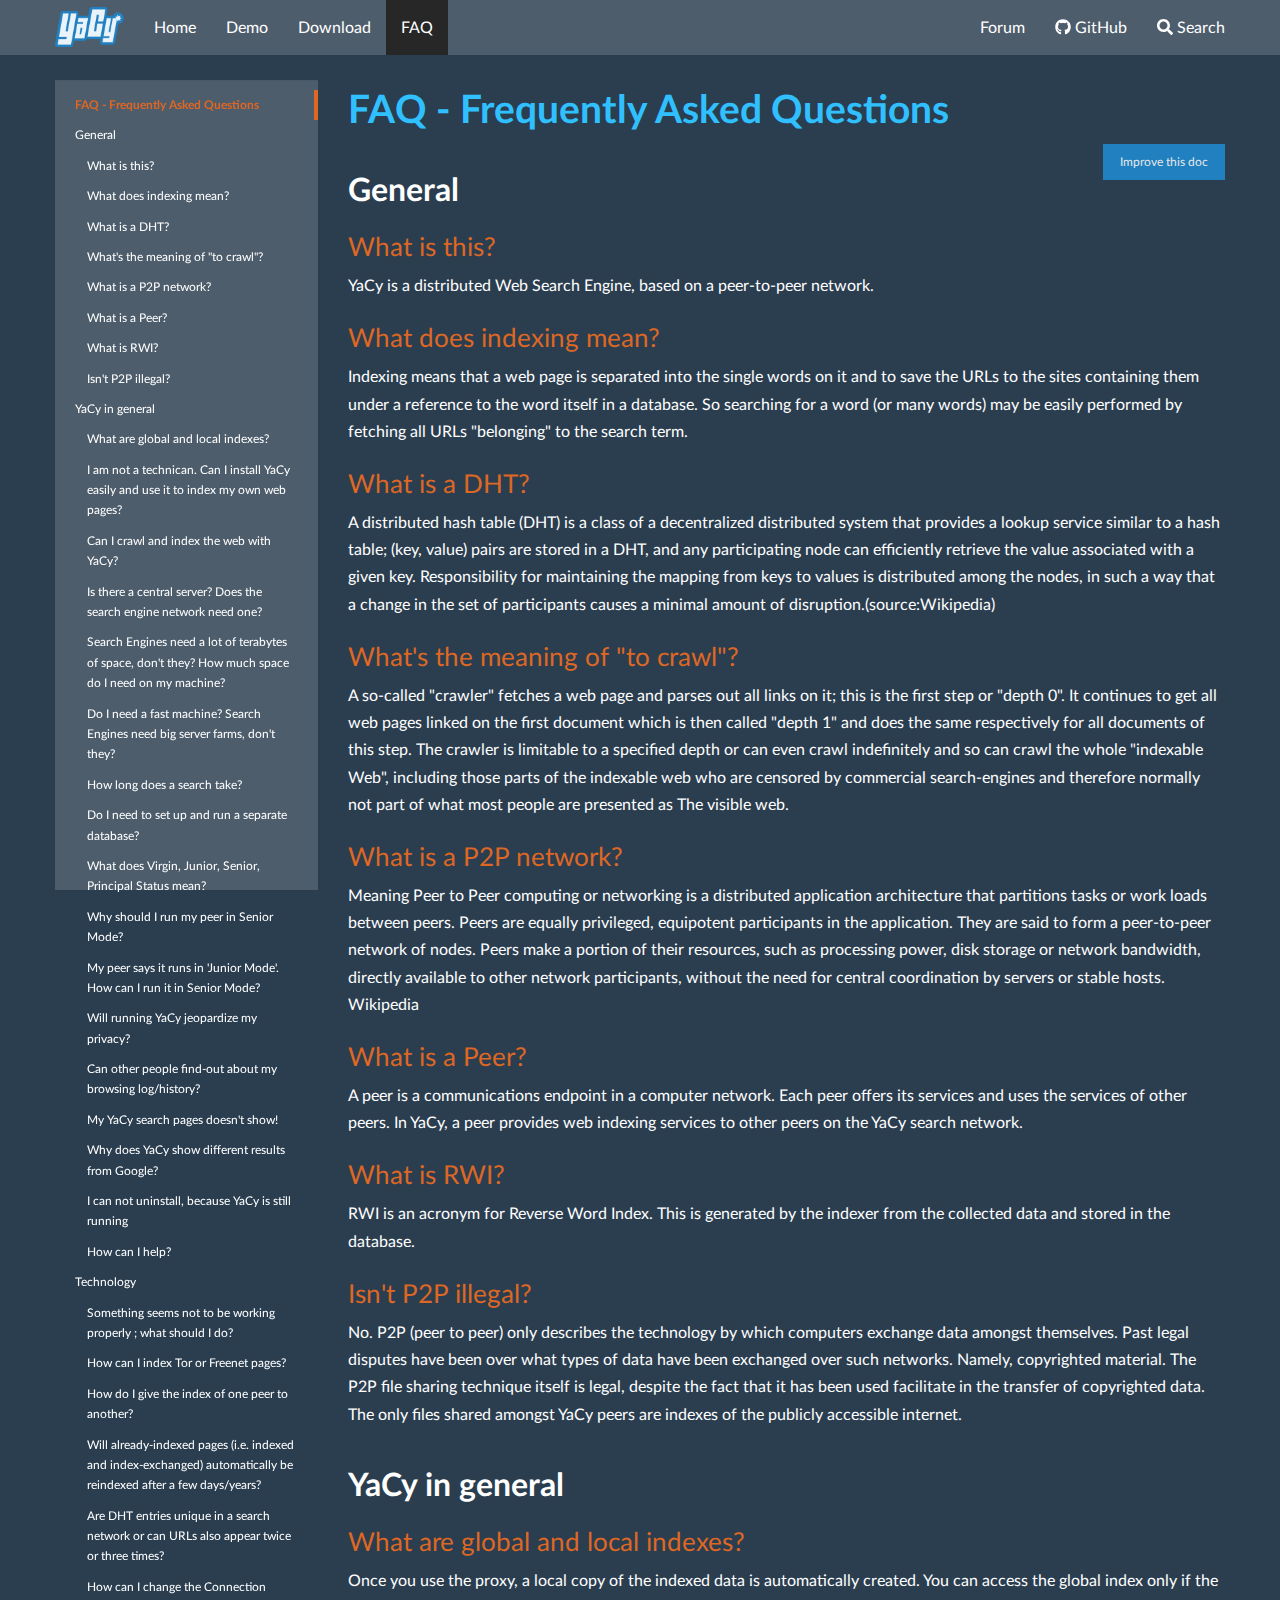
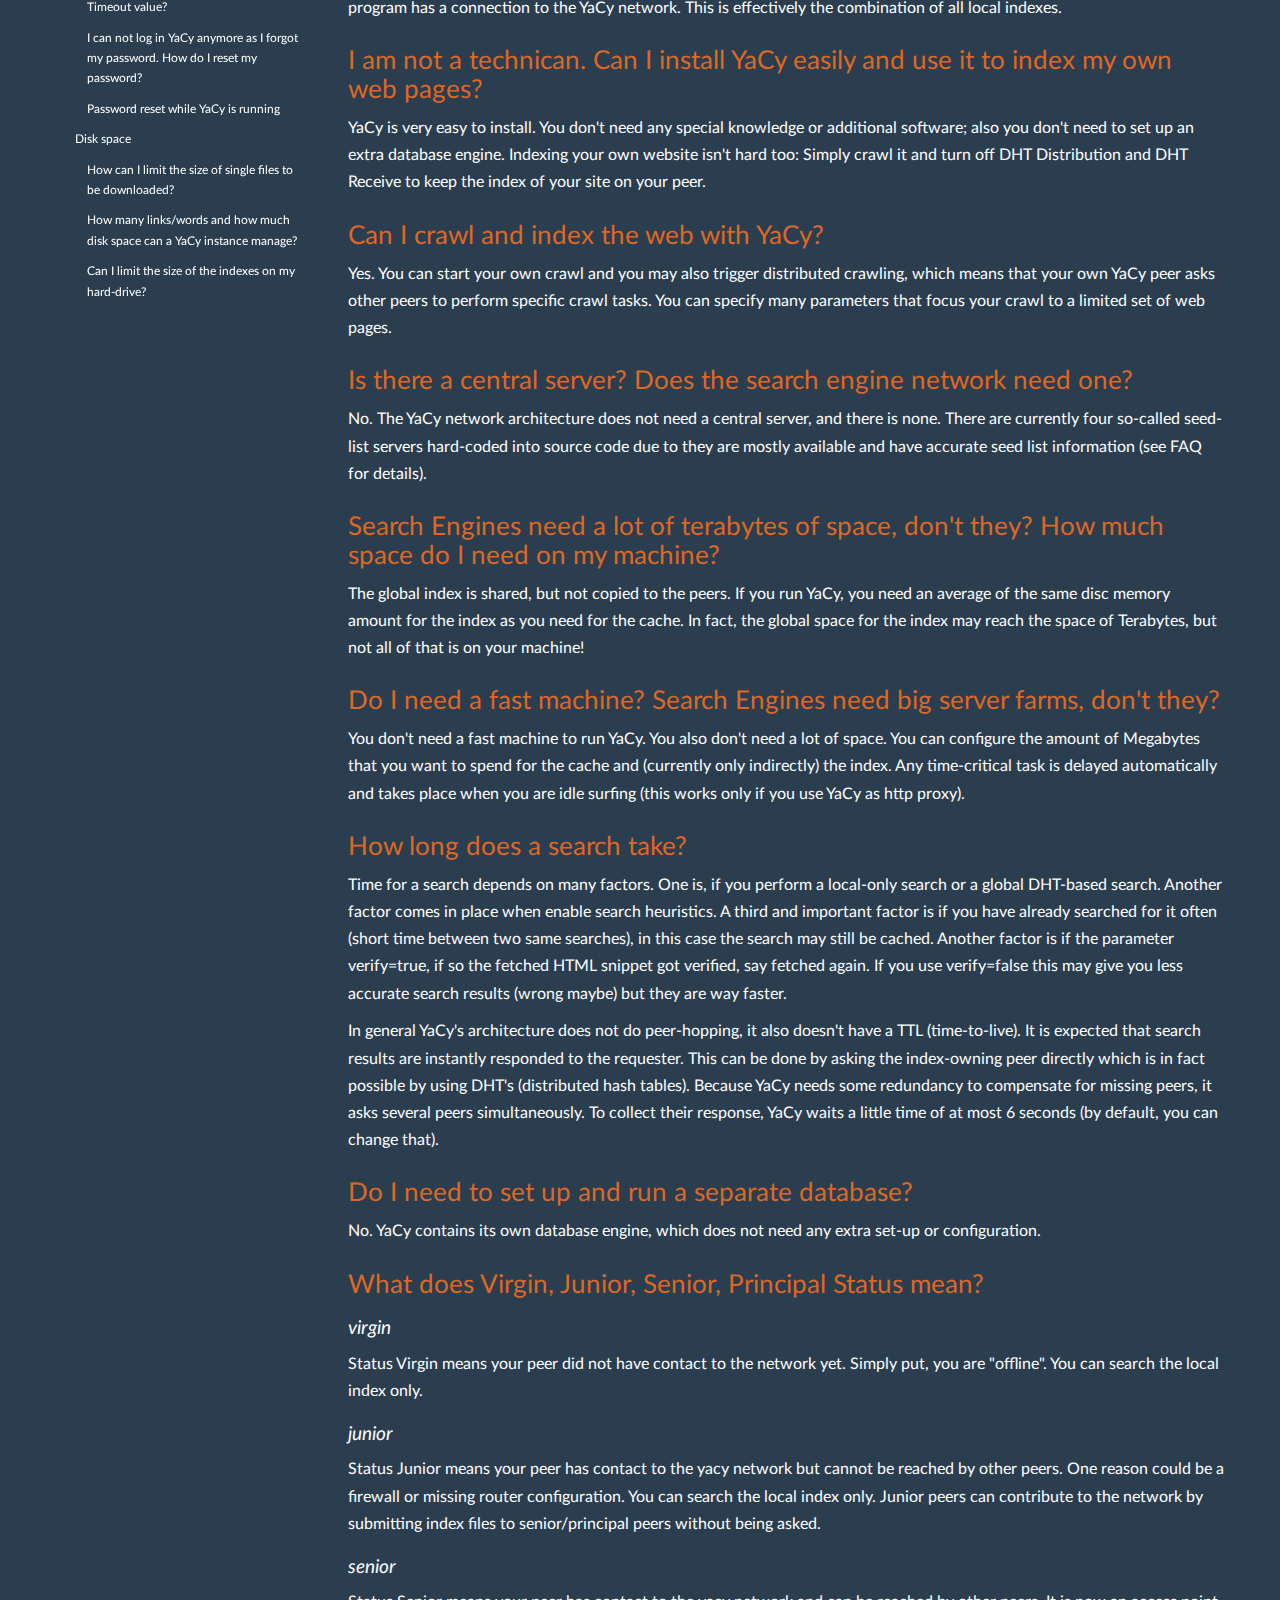
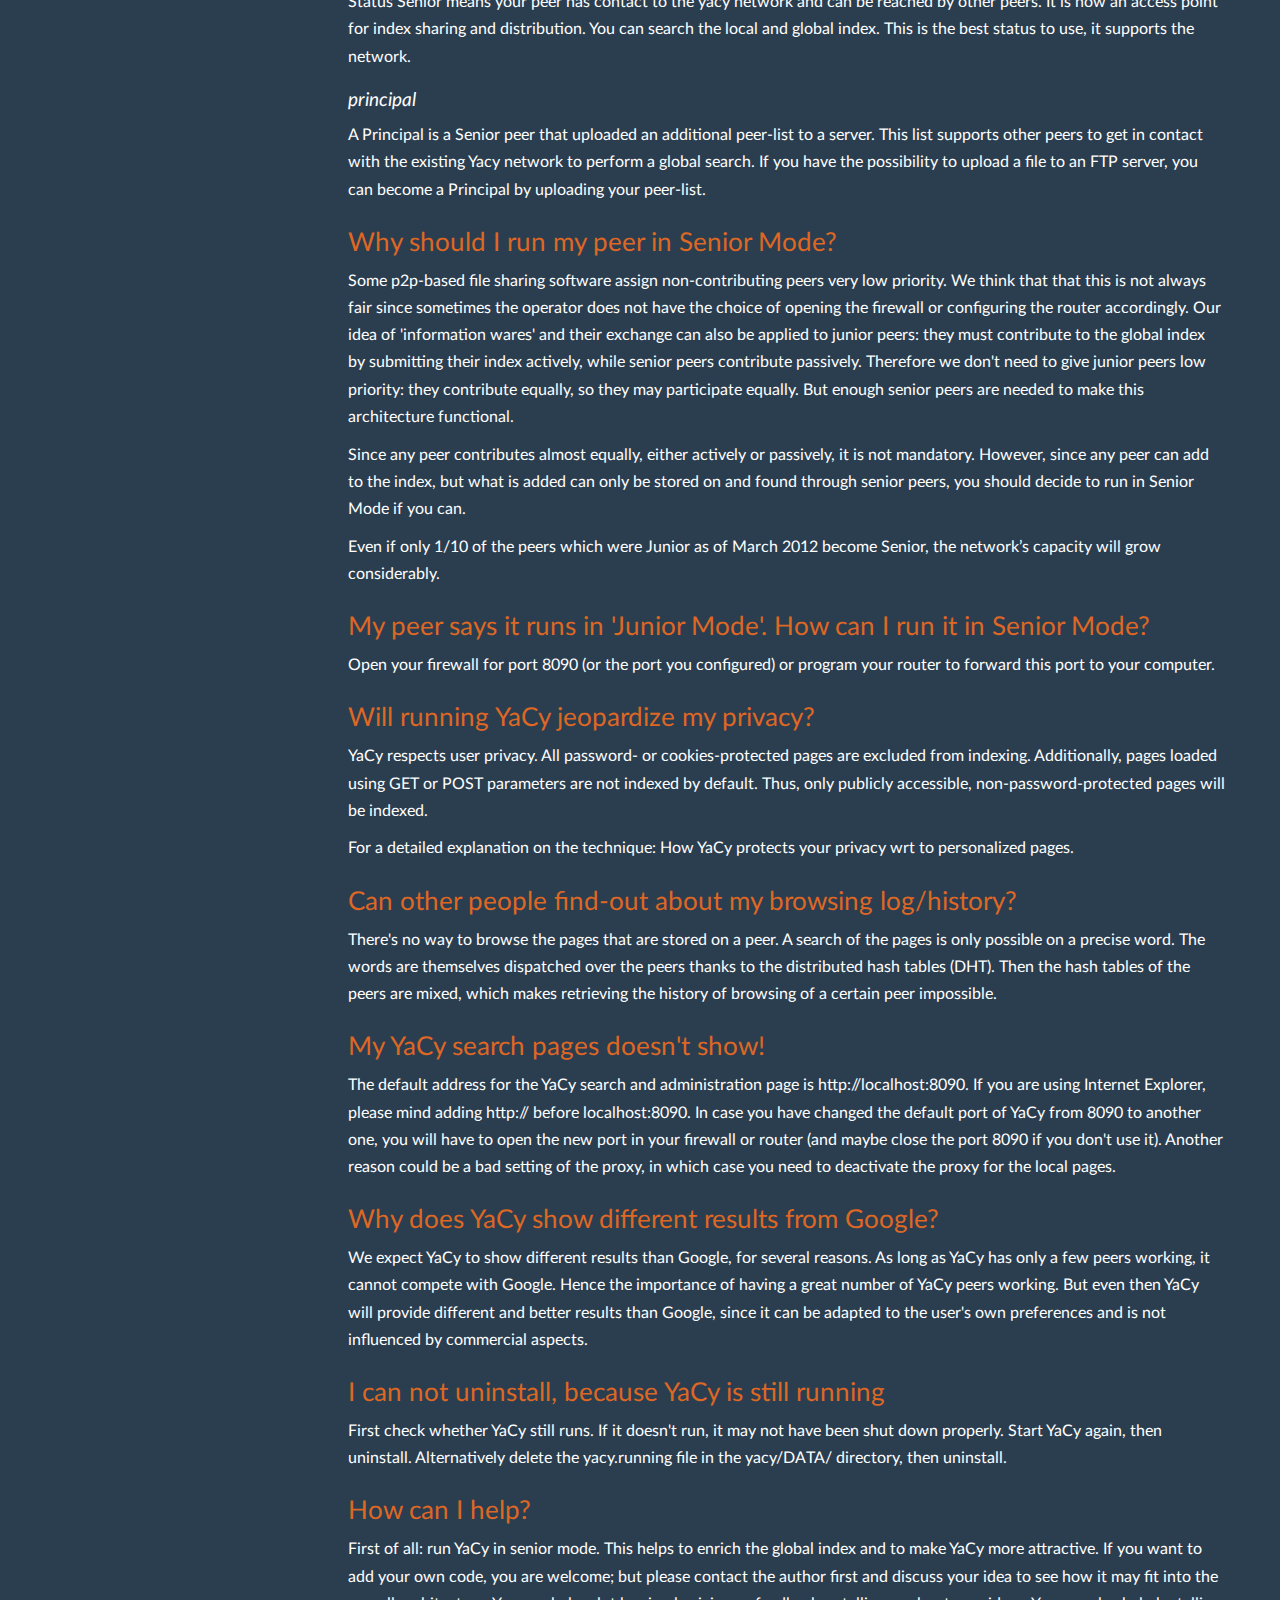
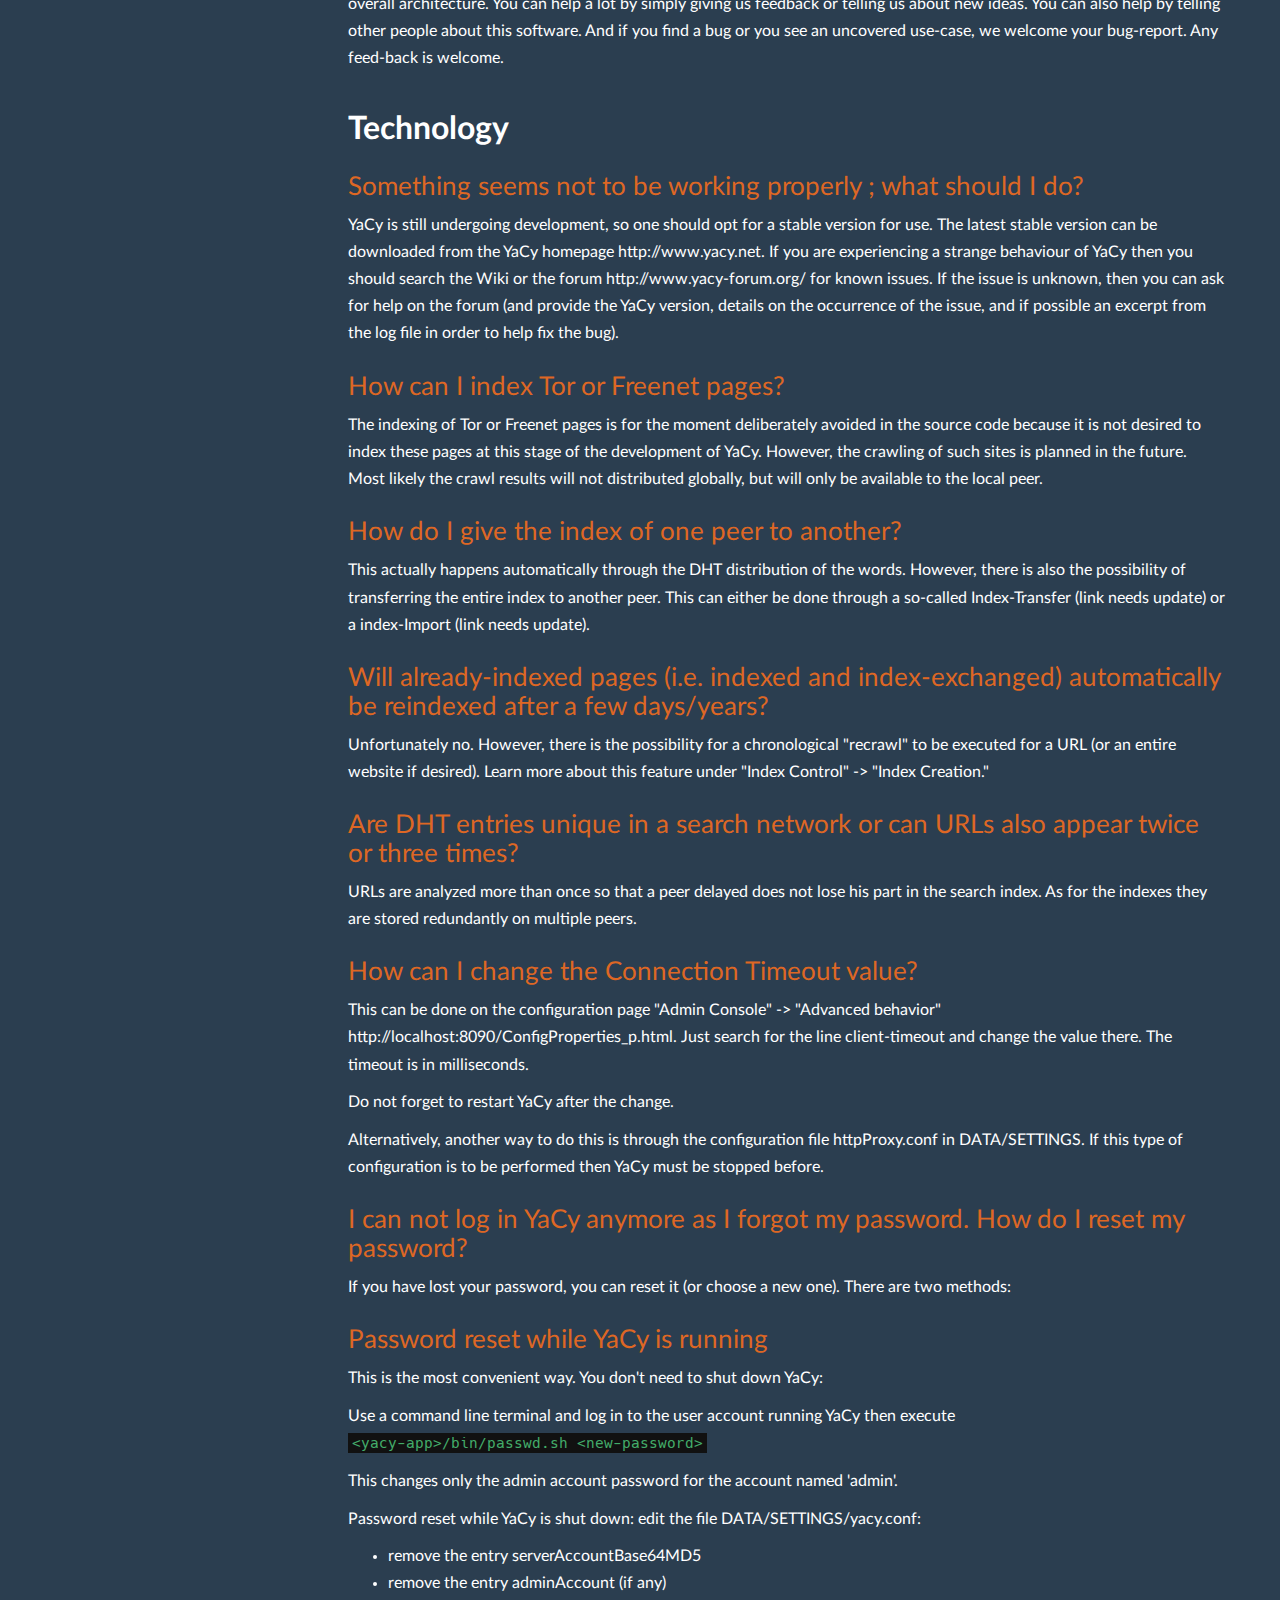
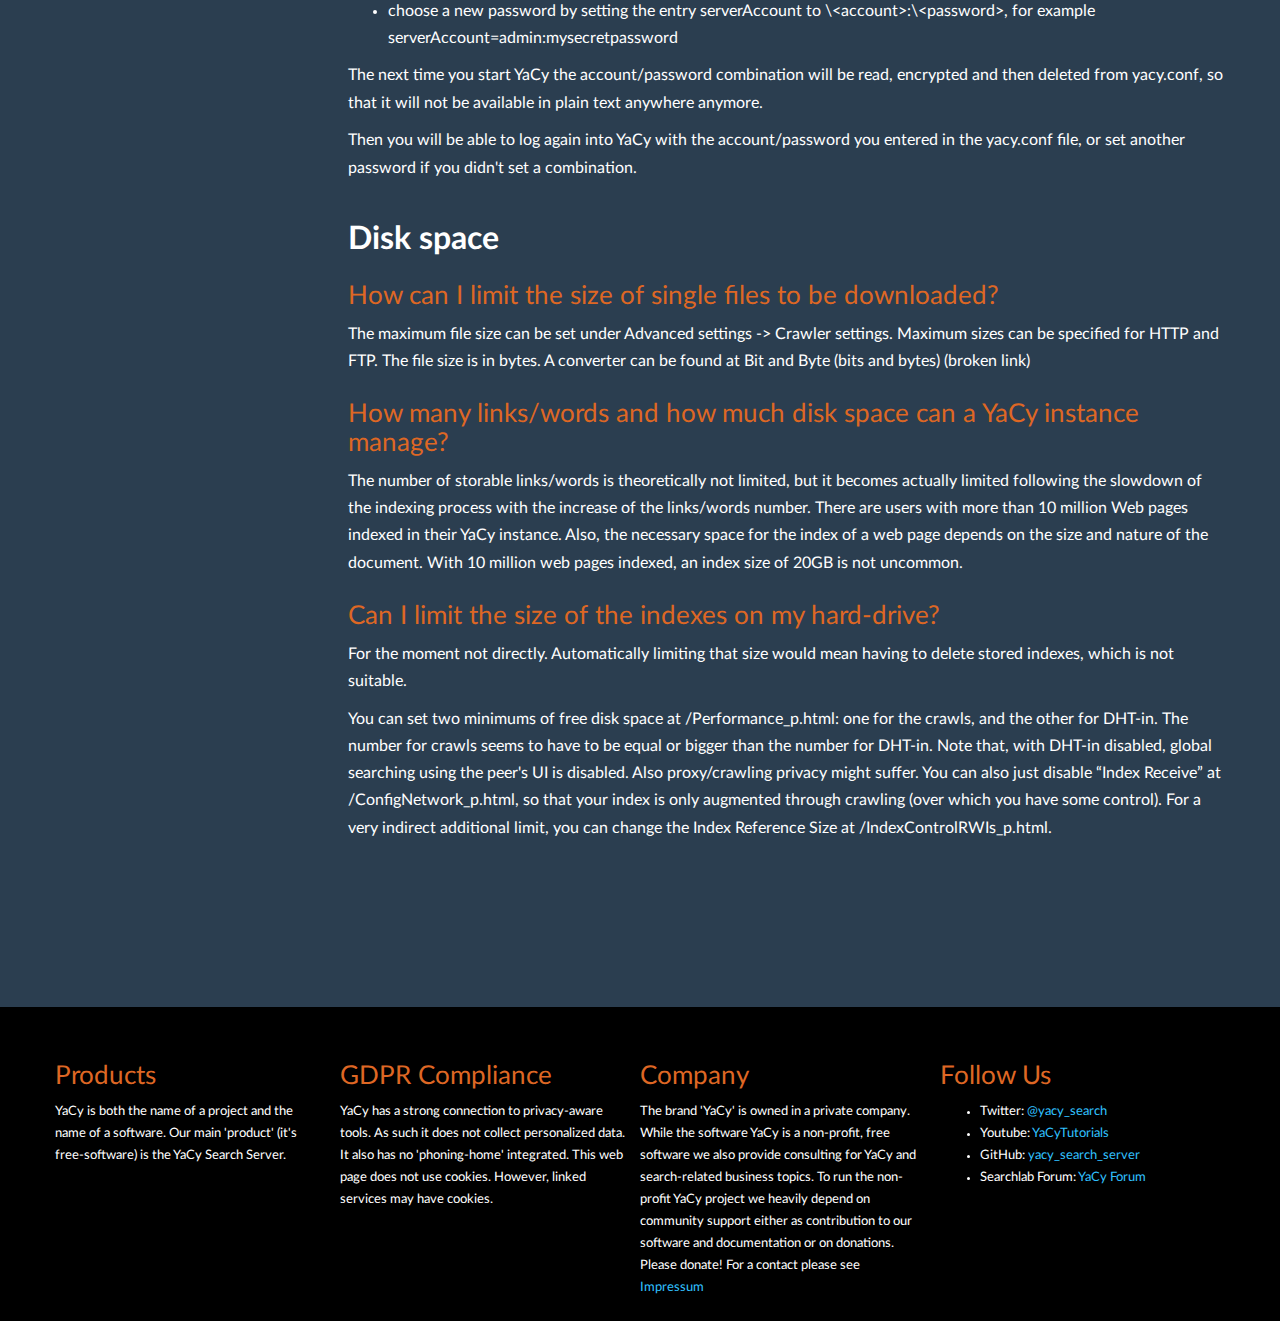
<file: faq/index.html>
<!DOCTYPE html>
<html lang="en">

<head>
    <meta charset="utf-8">
    <meta http-equiv="X-UA-Compatible" content="IE=edge">
    <meta name="viewport" content="width=device-width, initial-scale=1.0">
    <meta name="keywords" content="YaCy Suchmaschine search engine spider harvester indexer p2p peer network open free download software development">
    <meta name="copyright" content="Michael Peter Christen">

    <meta name="description" content="YaCy P2P - Decentralized Search Engine">
    <meta name="author" content="Michael Christen">
    <link rel="canonical" href="https://yacy.net/faq/">
    <link rel="../img/favicon.ico">

    
    <title>FAQ - YaCy</title>
    

    <link href="../css/hack.min.css" rel="stylesheet">
    <link href="../css/latolatinfonts.css" rel="stylesheet">
    <link href="../css/bootstrap-custom.css" rel="stylesheet">
    <link href="../css/base.css" rel="stylesheet">
    <link href="../css/cinder.css" rel="stylesheet">
    <link href="../css/highlight.css" rel="stylesheet">
    <!-- <link href="../css/latostyle.css" rel="stylesheet">-->

    <!-- HTML5 shim and Respond.js IE8 support of HTML5 elements and media queries -->
    <!--[if lt IE 9]>
            <script src="https://cdn.jsdelivr.net/npm/html5shiv@3.7.3/dist/html5shiv.min.js"></script>
            <script src="https://cdn.jsdelivr.net/npm/respond.js@1.4.2/dest/respond.min.js"></script>
        <![endif]-->

     
</head>

<body>
    <script src="../js/jquery.min.js"></script>
    <script src="../js/fontawesome-all.js"></script>
    <script src="../js/bootstrap-3.0.3.min.js"></script>
    <script src="../js/highlight.pack.js"></script>
    <script>hljs.initHighlightingOnLoad();</script>
    <script>var base_url = ".."</script>
    
    <script src="../js/base.js"></script>
    <script src="../search/main.js"></script>

    <div class="navbar navbar-default navbar-fixed-top" role="navigation">
    <div class="container">

        <!-- Collapsed navigation -->
        <div class="navbar-header">
            <!-- Expander button -->
            <button type="button" class="navbar-toggle" data-toggle="collapse" data-target=".navbar-collapse">
                <span class="sr-only">Toggle navigation</span>
                <span class="icon-bar"></span>
                <span class="icon-bar"></span>
                <span class="icon-bar"></span>
            </button>
            

            <!-- Main title -->

            <a class="navbar-brand" href="..">
<!--YaCy-->
<img src="../img/YaCyLogo2011_60.png" height="40">
</a>
        </div>

        <!-- Expanded navigation -->
        <div class="navbar-collapse collapse">
                <!-- Main navigation -->
                <ul class="nav navbar-nav">
                
                
                    <li >
                        <a href="..">Home</a>
                    </li>
                
                
                
                    <li >
                        <a href="../demonstration_tutorial_screenshot/">Demo</a>
                    </li>
                
                
                
                    <li >
                        <a href="../download_installation/">Download</a>
                    </li>
                
                
                
                    <li class="active">
                        <a href="./">FAQ</a>
                    </li>
                
                
                </ul>

            <ul class="nav navbar-nav navbar-right">
		    <li>
                        <a href="https://searchlab.eu">
                           Forum
                        </a>
                    </li>
		    <!--
                    <li >
                        <a rel="prev" href="../download_installation/">
                            <i class="fas fa-arrow-left"></i> Previous
                        </a>
                    </li>
                    <li class="disabled">
                        <a rel="next" >
                            Next <i class="fas fa-arrow-right"></i>
                        </a>
                    </li>
		    -->
                    <li>
                        <a href="https://github.com/yacy/yacy_search_server">
                            <i class="fab fa-github"></i> GitHub
                        </a>
                    </li>
                    <li>
                        <a href="#" data-toggle="modal" data-target="#mkdocs_search_modal">
                            <i class="fas fa-search"></i> Search
                        </a>
                    </li>

            </ul>
        </div>
    </div>
</div>

    <div class="container">
        
        
        <div class="col-md-3"><div class="bs-sidebar hidden-print affix well" role="complementary">
    <ul class="nav bs-sidenav">
        <li class="first-level active"><a href="#faq-frequently-asked-questions">FAQ - Frequently Asked Questions</a></li>
            <li class="second-level"><a href="#general">General</a></li>
                
                <li class="third-level"><a href="#what-is-this">What is this?</a></li>
                <li class="third-level"><a href="#what-does-indexing-mean">What does indexing mean?</a></li>
                <li class="third-level"><a href="#what-is-a-dht">What is a DHT?</a></li>
                <li class="third-level"><a href="#whats-the-meaning-of-to-crawl">What's the meaning of "to crawl"?</a></li>
                <li class="third-level"><a href="#what-is-a-p2p-network">What is a P2P network?</a></li>
                <li class="third-level"><a href="#what-is-a-peer">What is a Peer?</a></li>
                <li class="third-level"><a href="#what-is-rwi">What is RWI?</a></li>
                <li class="third-level"><a href="#isnt-p2p-illegal">Isn't P2P illegal?</a></li>
            <li class="second-level"><a href="#yacy-in-general">YaCy in general</a></li>
                
                <li class="third-level"><a href="#what-are-global-and-local-indexes">What are global and local indexes?</a></li>
                <li class="third-level"><a href="#i-am-not-a-technican-can-i-install-yacy-easily-and-use-it-to-index-my-own-web-pages">I am not a technican. Can I install YaCy easily and use it to index my own web pages?</a></li>
                <li class="third-level"><a href="#can-i-crawl-and-index-the-web-with-yacy">Can I crawl and index the web with YaCy?</a></li>
                <li class="third-level"><a href="#is-there-a-central-server-does-the-search-engine-network-need-one">Is there a central server? Does the search engine network need one?</a></li>
                <li class="third-level"><a href="#search-engines-need-a-lot-of-terabytes-of-space-dont-they-how-much-space-do-i-need-on-my-machine">Search Engines need a lot of terabytes of space, don't they? How much space do I need on my machine?</a></li>
                <li class="third-level"><a href="#do-i-need-a-fast-machine-search-engines-need-big-server-farms-dont-they">Do I need a fast machine? Search Engines need big server farms, don't they?</a></li>
                <li class="third-level"><a href="#how-long-does-a-search-take">How long does a search take?</a></li>
                <li class="third-level"><a href="#do-i-need-to-set-up-and-run-a-separate-database">Do I need to set up and run a separate database?</a></li>
                <li class="third-level"><a href="#what-does-virgin-junior-senior-principal-status-mean">What does Virgin, Junior, Senior, Principal Status mean?</a></li>
                <li class="third-level"><a href="#why-should-i-run-my-peer-in-senior-mode">Why should I run my peer in Senior Mode?</a></li>
                <li class="third-level"><a href="#my-peer-says-it-runs-in-junior-mode-how-can-i-run-it-in-senior-mode">My peer says it runs in 'Junior Mode'. How can I run it in Senior Mode?</a></li>
                <li class="third-level"><a href="#will-running-yacy-jeopardize-my-privacy">Will running YaCy jeopardize my privacy?</a></li>
                <li class="third-level"><a href="#can-other-people-find-out-about-my-browsing-loghistory">Can other people find-out about my browsing log/history?</a></li>
                <li class="third-level"><a href="#my-yacy-search-pages-doesnt-show">My YaCy search pages doesn't show!</a></li>
                <li class="third-level"><a href="#why-does-yacy-show-different-results-from-google">Why does YaCy show different results from Google?</a></li>
                <li class="third-level"><a href="#i-can-not-uninstall-because-yacy-is-still-running">I can not uninstall, because YaCy is still running</a></li>
                <li class="third-level"><a href="#how-can-i-help">How can I help?</a></li>
            <li class="second-level"><a href="#technology">Technology</a></li>
                
                <li class="third-level"><a href="#something-seems-not-to-be-working-properly-what-should-i-do">Something seems not to be working properly ; what should I do?</a></li>
                <li class="third-level"><a href="#how-can-i-index-tor-or-freenet-pages">How can I index Tor or Freenet pages?</a></li>
                <li class="third-level"><a href="#how-do-i-give-the-index-of-one-peer-to-another">How do I give the index of one peer to another?</a></li>
                <li class="third-level"><a href="#will-already-indexed-pages-ie-indexed-and-index-exchanged-automatically-be-reindexed-after-a-few-daysyears">Will already-indexed pages (i.e. indexed and index-exchanged) automatically be reindexed after a few days/years?</a></li>
                <li class="third-level"><a href="#are-dht-entries-unique-in-a-search-network-or-can-urls-also-appear-twice-or-three-times">Are DHT entries unique in a search network or can URLs also appear twice or three times?</a></li>
                <li class="third-level"><a href="#how-can-i-change-the-connection-timeout-value">How can I change the Connection Timeout value?</a></li>
                <li class="third-level"><a href="#i-can-not-log-in-yacy-anymore-as-i-forgot-my-password-how-do-i-reset-my-password">I can not log in YaCy anymore as I forgot my password. How do I reset my password?</a></li>
                <li class="third-level"><a href="#password-reset-while-yacy-is-running">Password reset while YaCy is running</a></li>
            <li class="second-level"><a href="#disk-space">Disk space</a></li>
                
                <li class="third-level"><a href="#how-can-i-limit-the-size-of-single-files-to-be-downloaded">How can I limit the size of single files to be downloaded?</a></li>
                <li class="third-level"><a href="#how-many-linkswords-and-how-much-disk-space-can-a-yacy-instance-manage">How many links/words and how much disk space can a YaCy instance manage?</a></li>
                <li class="third-level"><a href="#can-i-limit-the-size-of-the-indexes-on-my-hard-drive">Can I limit the size of the indexes on my hard-drive?</a></li>
    </ul>
</div></div>
        <div class="col-md-9" role="main">

<h1 id="faq-frequently-asked-questions">FAQ - Frequently Asked Questions</h1>
<p><a class="btn btn-default btn-sm pull-right" href="https://github.com/yacy/yacy_net_homepage/blob/master/docs/faq.md" role="button" target="_blank">Improve this doc</a>
</p>

<h2 id="general">General</h2>
<h3 id="what-is-this">What is this?</h3>
<p>YaCy is a distributed Web Search Engine, based on a peer-to-peer network.</p>
<h3 id="what-does-indexing-mean">What does indexing mean?</h3>
<p>Indexing means that a web page is separated into the single words on it and to save the URLs to the sites containing them under a reference to the word itself in a database. So searching for a word (or many words) may be easily performed by fetching all URLs "belonging" to the search term.</p>
<h3 id="what-is-a-dht">What is a DHT?</h3>
<p>A distributed hash table (DHT) is a class of a decentralized distributed system that provides a lookup service similar to a hash table; (key, value) pairs are stored in a DHT, and any participating node can efficiently retrieve the value associated with a given key. Responsibility for maintaining the mapping from keys to values is distributed among the nodes, in such a way that a change in the set of participants causes a minimal amount of disruption.(source:Wikipedia)</p>
<h3 id="whats-the-meaning-of-to-crawl">What's the meaning of "to crawl"?</h3>
<p>A so-called "crawler" fetches a web page and parses out all links on it; this is the first step or "depth 0". It continues to get all web pages linked on the first document which is then called "depth 1" and does the same respectively for all documents of this step. The crawler is limitable to a specified depth or can even crawl indefinitely and so can crawl the whole "indexable Web", including those parts of the indexable web who are censored by commercial search-engines and therefore normally not part of what most people are presented as The visible web.</p>
<h3 id="what-is-a-p2p-network">What is a P2P network?</h3>
<p>Meaning Peer to Peer computing or networking is a distributed application architecture that partitions tasks or work loads between peers. Peers are equally privileged, equipotent participants in the application. They are said to form a peer-to-peer network of nodes. Peers make a portion of their resources, such as processing power, disk storage or network bandwidth, directly available to other network participants, without the need for central coordination by servers or stable hosts. Wikipedia</p>
<h3 id="what-is-a-peer">What is a Peer?</h3>
<p>A peer is a communications endpoint in a computer network. Each peer offers its services and uses the services of other peers. In YaCy, a peer provides web indexing services to other peers on the YaCy search network.</p>
<h3 id="what-is-rwi">What is RWI?</h3>
<p>RWI is an acronym for Reverse Word Index. This is generated by the indexer from the collected data and stored in the database.</p>
<h3 id="isnt-p2p-illegal">Isn't P2P illegal?</h3>
<p>No. P2P (peer to peer) only describes the technology by which computers exchange data amongst themselves. Past legal disputes have been over what types of data have been exchanged over such networks. Namely, copyrighted material. The P2P file sharing technique itself is legal, despite the fact that it has been used facilitate in the transfer of copyrighted data. The only files shared amongst YaCy peers are indexes of the publicly accessible internet.</p>
<h2 id="yacy-in-general">YaCy in general</h2>
<h3 id="what-are-global-and-local-indexes">What are global and local indexes?</h3>
<p>Once you use the proxy, a local copy of the indexed data is automatically created. You can access the global index only if the program has a connection to the YaCy network. This is effectively the combination of all local indexes.</p>
<h3 id="i-am-not-a-technican-can-i-install-yacy-easily-and-use-it-to-index-my-own-web-pages">I am not a technican. Can I install YaCy easily and use it to index my own web pages?</h3>
<p>YaCy is very easy to install. You don't need any special knowledge or additional software; also you don't need to set up an extra database engine. Indexing your own website isn't hard too: Simply crawl it and turn off DHT Distribution and DHT Receive to keep the index of your site on your peer.</p>
<h3 id="can-i-crawl-and-index-the-web-with-yacy">Can I crawl and index the web with YaCy?</h3>
<p>Yes. You can start your own crawl and you may also trigger distributed crawling, which means that your own YaCy peer asks other peers to perform specific crawl tasks. You can specify many parameters that focus your crawl to a limited set of web pages.</p>
<h3 id="is-there-a-central-server-does-the-search-engine-network-need-one">Is there a central server? Does the search engine network need one?</h3>
<p>No. The YaCy network architecture does not need a central server, and there is none. There are currently four so-called seed-list servers hard-coded into source code due to they are mostly available and have accurate seed list information (see FAQ for details).</p>
<h3 id="search-engines-need-a-lot-of-terabytes-of-space-dont-they-how-much-space-do-i-need-on-my-machine">Search Engines need a lot of terabytes of space, don't they? How much space do I need on my machine?</h3>
<p>The global index is shared, but not copied to the peers. If you run YaCy, you need an average of the same disc memory amount for the index as you need for the cache. In fact, the global space for the index may reach the space of Terabytes, but not all of that is on your machine!</p>
<h3 id="do-i-need-a-fast-machine-search-engines-need-big-server-farms-dont-they">Do I need a fast machine? Search Engines need big server farms, don't they?</h3>
<p>You don't need a fast machine to run YaCy. You also don't need a lot of space. You can configure the amount of Megabytes that you want to spend for the cache and (currently only indirectly) the index. Any time-critical task is delayed automatically and takes place when you are idle surfing (this works only if you use YaCy as http proxy).</p>
<h3 id="how-long-does-a-search-take">How long does a search take?</h3>
<p>Time for a search depends on many factors. One is, if you perform a local-only search or a global DHT-based search. Another factor comes in place when enable search heuristics. A third and important factor is if you have already searched for it often (short time between two same searches), in this case the search may still be cached. Another factor is if the parameter verify=true, if so the fetched HTML snippet got verified, say fetched again. If you use verify=false this may give you less accurate search results (wrong maybe) but they are way faster.</p>
<p>In general YaCy's architecture does not do peer-hopping, it also doesn't have a TTL (time-to-live). It is expected that search results are instantly responded to the requester. This can be done by asking the index-owning peer directly which is in fact possible by using DHT's (distributed hash tables). Because YaCy needs some redundancy to compensate for missing peers, it asks several peers simultaneously. To collect their response, YaCy waits a little time of at most 6 seconds (by default, you can change that).</p>
<h3 id="do-i-need-to-set-up-and-run-a-separate-database">Do I need to set up and run a separate database?</h3>
<p>No. YaCy contains its own database engine, which does not need any extra set-up or configuration.</p>
<h3 id="what-does-virgin-junior-senior-principal-status-mean">What does Virgin, Junior, Senior, Principal Status mean?</h3>
<h4 id="virgin">virgin</h4>
<p>Status Virgin means your peer did not have contact to the network yet. Simply put, you are "offline". You can search the local index only.</p>
<h4 id="junior">junior</h4>
<p>Status Junior means your peer has contact to the yacy network but cannot be reached by other peers. One reason could be a firewall or missing router configuration. You can search the local index only. Junior peers can contribute to the network by submitting index files to senior/principal peers without being asked.</p>
<h4 id="senior">senior</h4>
<p>Status Senior means your peer has contact to the yacy network and can be reached by other peers. It is now an access point for index sharing and distribution. You can search the local and global index. This is the best status to use, it supports the network.</p>
<h4 id="principal">principal</h4>
<p>A Principal is a Senior peer that uploaded an additional peer-list to a server. This list supports other peers to get in contact with the existing Yacy network to perform a global search. If you have the possibility to upload a file to an FTP server, you can become a Principal by uploading your peer-list.</p>
<h3 id="why-should-i-run-my-peer-in-senior-mode">Why should I run my peer in Senior Mode?</h3>
<p>Some p2p-based file sharing software assign non-contributing peers very low priority. We think that that this is not always fair since sometimes the operator does not have the choice of opening the firewall or configuring the router accordingly. Our idea of 'information wares' and their exchange can also be applied to junior peers: they must contribute to the global index by submitting their index actively, while senior peers contribute passively. Therefore we don't need to give junior peers low priority: they contribute equally, so they may participate equally. But enough senior peers are needed to make this architecture functional.</p>
<p>Since any peer contributes almost equally, either actively or passively, it is not mandatory. However, since any peer can add to the index, but what is added can only be stored on and found through senior peers, you should decide to run in Senior Mode if you can.</p>
<p>Even if only 1/10 of the peers which were Junior as of March 2012 become Senior, the network’s capacity will grow considerably.</p>
<h3 id="my-peer-says-it-runs-in-junior-mode-how-can-i-run-it-in-senior-mode">My peer says it runs in 'Junior Mode'. How can I run it in Senior Mode?</h3>
<p>Open your firewall for port 8090 (or the port you configured) or program your router to forward this port to your computer.</p>
<h3 id="will-running-yacy-jeopardize-my-privacy">Will running YaCy jeopardize my privacy?</h3>
<p>YaCy respects user privacy. All password- or cookies-protected pages are excluded from indexing. Additionally, pages loaded using GET or POST parameters are not indexed by default. Thus, only publicly accessible, non-password-protected pages will be indexed.</p>
<p>For a detailed explanation on the technique: How YaCy protects your privacy wrt to personalized pages.</p>
<h3 id="can-other-people-find-out-about-my-browsing-loghistory">Can other people find-out about my browsing log/history?</h3>
<p>There's no way to browse the pages that are stored on a peer. A search of the pages is only possible on a precise word. The words are themselves dispatched over the peers thanks to the distributed hash tables (DHT). Then the hash tables of the peers are mixed, which makes retrieving the history of browsing of a certain peer impossible.</p>
<h3 id="my-yacy-search-pages-doesnt-show">My YaCy search pages doesn't show!</h3>
<p>The default address for the YaCy search and administration page is http://localhost:8090. If you are using Internet Explorer, please mind adding http:// before localhost:8090. In case you have changed the default port of YaCy from 8090 to another one, you will have to open the new port in your firewall or router (and maybe close the port 8090 if you don't use it). Another reason could be a bad setting of the proxy, in which case you need to deactivate the proxy for the local pages.</p>
<h3 id="why-does-yacy-show-different-results-from-google">Why does YaCy show different results from Google?</h3>
<p>We expect YaCy to show different results than Google, for several reasons. As long as YaCy has only a few peers working, it cannot compete with Google. Hence the importance of having a great number of YaCy peers working. But even then YaCy will provide different and better results than Google, since it can be adapted to the user's own preferences and is not influenced by commercial aspects.</p>
<h3 id="i-can-not-uninstall-because-yacy-is-still-running">I can not uninstall, because YaCy is still running</h3>
<p>First check whether YaCy still runs. If it doesn't run, it may not have been shut down properly. Start YaCy again, then uninstall. Alternatively delete the yacy.running file in the yacy/DATA/ directory, then uninstall.</p>
<h3 id="how-can-i-help">How can I help?</h3>
<p>First of all: run YaCy in senior mode. This helps to enrich the global index and to make YaCy more attractive. If you want to add your own code, you are welcome; but please contact the author first and discuss your idea to see how it may fit into the overall architecture. You can help a lot by simply giving us feedback or telling us about new ideas. You can also help by telling other people about this software. And if you find a bug or you see an uncovered use-case, we welcome your bug-report. Any feed-back is welcome.</p>
<h2 id="technology">Technology</h2>
<h3 id="something-seems-not-to-be-working-properly-what-should-i-do">Something seems not to be working properly ; what should I do?</h3>
<p>YaCy is still undergoing development, so one should opt for a stable version for use. The latest stable version can be downloaded from the YaCy homepage http://www.yacy.net. If you are experiencing a strange behaviour of YaCy then you should search the Wiki or the forum http://www.yacy-forum.org/ for known issues. If the issue is unknown, then you can ask for help on the forum (and provide the YaCy version, details on the occurrence of the issue, and if possible an excerpt from the log file in order to help fix the bug).</p>
<h3 id="how-can-i-index-tor-or-freenet-pages">How can I index Tor or Freenet pages?</h3>
<p>The indexing of Tor or Freenet pages is for the moment deliberately avoided in the source code because it is not desired to index these pages at this stage of the development of YaCy. However, the crawling of such sites is planned in the future. Most likely the crawl results will not distributed globally, but will only be available to the local peer.</p>
<h3 id="how-do-i-give-the-index-of-one-peer-to-another">How do I give the index of one peer to another?</h3>
<p>This actually happens automatically through the DHT distribution of the words. However, there is also the possibility of transferring the entire index to another peer. This can either be done through a so-called Index-Transfer (link needs update) or a index-Import (link needs update).</p>
<h3 id="will-already-indexed-pages-ie-indexed-and-index-exchanged-automatically-be-reindexed-after-a-few-daysyears">Will already-indexed pages (i.e. indexed and index-exchanged) automatically be reindexed after a few days/years?</h3>
<p>Unfortunately no. However, there is the possibility for a chronological "recrawl" to be executed for a URL (or an entire website if desired). Learn more about this feature under "Index Control" -&gt; "Index Creation."</p>
<h3 id="are-dht-entries-unique-in-a-search-network-or-can-urls-also-appear-twice-or-three-times">Are DHT entries unique in a search network or can URLs also appear twice or three times?</h3>
<p>URLs are analyzed more than once so that a peer delayed does not lose his part in the search index. As for the indexes they are stored redundantly on multiple peers.</p>
<h3 id="how-can-i-change-the-connection-timeout-value">How can I change the Connection Timeout value?</h3>
<p>This can be done on the configuration page "Admin Console" -&gt; "Advanced behavior" http://localhost:8090/ConfigProperties_p.html. Just search for the line client-timeout and change the value there. The timeout is in milliseconds.</p>
<p>Do not forget to restart YaCy after the change.</p>
<p>Alternatively, another way to do this is through the configuration file httpProxy.conf in DATA/SETTINGS. If this type of configuration is to be performed then YaCy must be stopped before.</p>
<h3 id="i-can-not-log-in-yacy-anymore-as-i-forgot-my-password-how-do-i-reset-my-password">I can not log in YaCy anymore as I forgot my password. How do I reset my password?</h3>
<p>If you have lost your password, you can reset it (or choose a new one). There are two methods:</p>
<h3 id="password-reset-while-yacy-is-running">Password reset while YaCy is running</h3>
<p>This is the most convenient way. You don't need to shut down YaCy:</p>
<p>Use a command line terminal and log in to the user account running YaCy then
execute <code>&lt;yacy-app&gt;/bin/passwd.sh &lt;new-password&gt;</code></p>
<p>This changes only the admin account password for the account named 'admin'.</p>
<p>Password reset while YaCy is shut down:
edit the file DATA/SETTINGS/yacy.conf:</p>
<ul>
<li>remove the entry serverAccountBase64MD5</li>
<li>remove the entry adminAccount (if any)</li>
<li>choose a new password by setting the entry serverAccount to \&lt;account>:\&lt;password>, for example serverAccount=admin:mysecretpassword</li>
</ul>
<p>The next time you start YaCy the account/password combination will be read, encrypted and then deleted from yacy.conf, so that it will not be available in plain text anywhere anymore.</p>
<p>Then you will be able to log again into YaCy with the account/password you entered in the yacy.conf file, or set another password if you didn't set a combination.</p>
<h2 id="disk-space">Disk space</h2>
<h3 id="how-can-i-limit-the-size-of-single-files-to-be-downloaded">How can I limit the size of single files to be downloaded?</h3>
<p>The maximum file size can be set under Advanced settings -&gt; Crawler settings. Maximum sizes can be specified for HTTP and FTP. The file size is in bytes. A converter can be found at Bit and Byte (bits and bytes) (broken link)</p>
<h3 id="how-many-linkswords-and-how-much-disk-space-can-a-yacy-instance-manage">How many links/words and how much disk space can a YaCy instance manage?</h3>
<p>The number of storable links/words is theoretically not limited, but it becomes actually limited following the slowdown of the indexing process with the increase of the links/words number. There are users with more than 10 million Web pages indexed in their YaCy instance. Also, the necessary space for the index of a web page depends on the size and nature of the document. With 10 million web pages indexed, an index size of 20GB is not uncommon.</p>
<h3 id="can-i-limit-the-size-of-the-indexes-on-my-hard-drive">Can I limit the size of the indexes on my hard-drive?</h3>
<p>For the moment not directly. Automatically limiting that size would mean having to delete stored indexes, which is not suitable.</p>
<p>You can set two minimums of free disk space at /Performance_p.html: one for the crawls, and the other for DHT-in. The number for crawls seems to have to be equal or bigger than the number for DHT-in. Note that, with DHT-in disabled, global searching using the peer's UI is disabled. Also proxy/crawling privacy might suffer.
You can also just disable “Index Receive” at /ConfigNetwork_p.html, so that your index is only augmented through crawling (over which you have some control).
For a very indirect additional limit, you can change the Index Reference Size at /IndexControlRWIs_p.html.</p></div>
        
        
    </div>

    <br/><br/>
    <footer class="col-md-12 text-center" style="background-color:#000000;" >
<div class="container" style="text-align:left; font-size:13px; padding-top:30px;">
      <div class="row">
        <div class="col-md-3" style="padding-left:15px; padding-right:15px;">
          <h3>Products</h3>
          <p>YaCy is both the name of a project and the name of a software. Our main 'product' (it's free-software) is the YaCy Search Server.</p>
        </div>
        <div class="col-md-3" style="padding-right:15px;">
          <h3>GDPR Compliance</h3>
          <p>YaCy has a strong connection to privacy-aware tools. As such it does not collect personalized data. It also has no 'phoning-home' integrated. This web page does not use cookies. However, linked services may have cookies.</p>
       </div>
        <div class="col-md-3" style="padding-right:15px;">
          <h3>Company</h3>
          <p>The brand 'YaCy' is owned in a private company. While the software YaCy is a non-profit, free software we also provide consulting for YaCy and search-related business topics. To run the non-profit YaCy project we heavily depend on community support either as contribution to our software and documentation or on donations. Please donate! For a contact please see&nbsp;
<a href="../impressum/">Impressum</a>


</p>
        </div>
        <div class="col-md-3" style="padding-right:15px;">
          <h3>Follow Us</h3>
          <ul>
	    <li>Twitter: <a href="https://twitter.com/yacy_search">@yacy_search</a></li>
	    <li>Youtube: <a href="https://www.youtube.com/YaCyTutorials">YaCyTutorials</a></li>
	    <li>GitHub: <a href="https://github.com/yacy">yacy_search_server</a></li>
	    <li>Searchlab Forum: <a href="https://searchlab.eu/">YaCy Forum</a></li>
	  </ul>
        </div>
      </div>
</div>


        
        <p>
        <!--
	<small>Documentation built with <a href="http://www.mkdocs.org/">MkDocs</a>.</p></small>
	-->

        
        
    </footer>
    

    <div class="modal" id="mkdocs_search_modal" tabindex="-1" role="dialog" aria-labelledby="searchModalLabel" aria-hidden="true">
    <div class="modal-dialog modal-lg">
        <div class="modal-content">
            <div class="modal-header">
                <h4 class="modal-title" id="searchModalLabel">Search</h4>
                <button type="button" class="close" data-dismiss="modal"><span aria-hidden="true">&times;</span><span class="sr-only">Close</span></button>
            </div>
            <div class="modal-body">
                <p>
                    From here you can search these documents. Enter
                    your search terms below.
                </p>
                <form>
                    <div class="form-group">
                        <input type="text" class="form-control" placeholder="Search..." id="mkdocs-search-query" title="Type search term here">
                    </div>
                </form>
                <div id="mkdocs-search-results"></div>
            </div>
            <div class="modal-footer">
            </div>
        </div>
    </div>
</div><div class="modal" id="mkdocs_keyboard_modal" tabindex="-1" role="dialog" aria-labelledby="keyboardModalLabel" aria-hidden="true">
    <div class="modal-dialog">
        <div class="modal-content">
            <div class="modal-header">
                <h4 class="modal-title" id="keyboardModalLabel">Keyboard Shortcuts</h4>
                <button type="button" class="close" data-dismiss="modal"><span aria-hidden="true">&times;</span><span class="sr-only">Close</span></button>
            </div>
            <div class="modal-body">
              <table class="table">
                <thead>
                  <tr>
                    <th style="width: 20%;">Keys</th>
                    <th>Action</th>
                  </tr>
                </thead>
                <tbody>
                  <tr>
                    <td class="help shortcut"><kbd>?</kbd></td>
                    <td>Open this help</td>
                  </tr>
                  <tr>
                    <td class="next shortcut"><kbd>n</kbd></td>
                    <td>Next page</td>
                  </tr>
                  <tr>
                    <td class="prev shortcut"><kbd>p</kbd></td>
                    <td>Previous page</td>
                  </tr>
                  <tr>
                    <td class="search shortcut"><kbd>s</kbd></td>
                    <td>Search</td>
                  </tr>
                </tbody>
              </table>
            </div>
            <div class="modal-footer">
            </div>
        </div>
    </div>
</div>
    </body>

</html>
</file>
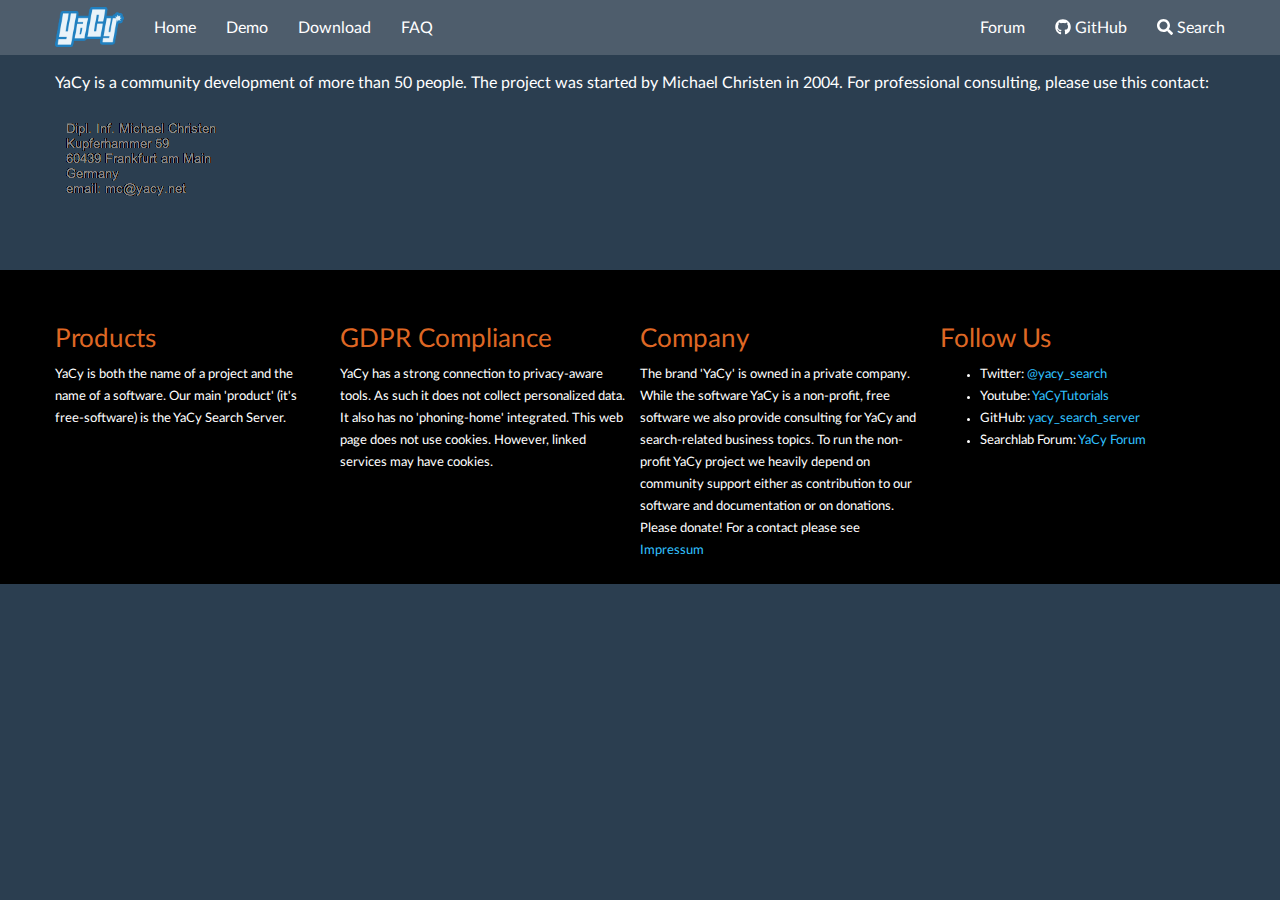
<file: impressum/index.html>
<!DOCTYPE html>
<html lang="en">

<head>
    <meta charset="utf-8">
    <meta http-equiv="X-UA-Compatible" content="IE=edge">
    <meta name="viewport" content="width=device-width, initial-scale=1.0">
    <meta name="keywords" content="YaCy Suchmaschine search engine spider harvester indexer p2p peer network open free download software development">
    <meta name="copyright" content="Michael Peter Christen">

    <meta name="description" content="YaCy P2P - Decentralized Search Engine">
    <meta name="author" content="Michael Christen">
    <link rel="canonical" href="https://yacy.net/impressum/">
    <link rel="../img/favicon.ico">

    
    <title>Impressum - YaCy</title>
    

    <link href="../css/hack.min.css" rel="stylesheet">
    <link href="../css/latolatinfonts.css" rel="stylesheet">
    <link href="../css/bootstrap-custom.css" rel="stylesheet">
    <link href="../css/base.css" rel="stylesheet">
    <link href="../css/cinder.css" rel="stylesheet">
    <link href="../css/highlight.css" rel="stylesheet">
    <!-- <link href="../css/latostyle.css" rel="stylesheet">-->

    <!-- HTML5 shim and Respond.js IE8 support of HTML5 elements and media queries -->
    <!--[if lt IE 9]>
            <script src="https://cdn.jsdelivr.net/npm/html5shiv@3.7.3/dist/html5shiv.min.js"></script>
            <script src="https://cdn.jsdelivr.net/npm/respond.js@1.4.2/dest/respond.min.js"></script>
        <![endif]-->

     
</head>

<body>
    <script src="../js/jquery.min.js"></script>
    <script src="../js/fontawesome-all.js"></script>
    <script src="../js/bootstrap-3.0.3.min.js"></script>
    <script src="../js/highlight.pack.js"></script>
    <script>hljs.initHighlightingOnLoad();</script>
    <script>var base_url = ".."</script>
    
    <script src="../js/base.js"></script>
    <script src="../search/main.js"></script>

    <div class="navbar navbar-default navbar-fixed-top" role="navigation">
    <div class="container">

        <!-- Collapsed navigation -->
        <div class="navbar-header">
            <!-- Expander button -->
            <button type="button" class="navbar-toggle" data-toggle="collapse" data-target=".navbar-collapse">
                <span class="sr-only">Toggle navigation</span>
                <span class="icon-bar"></span>
                <span class="icon-bar"></span>
                <span class="icon-bar"></span>
            </button>
            

            <!-- Main title -->

            <a class="navbar-brand" href="..">
<!--YaCy-->
<img src="../img/YaCyLogo2011_60.png" height="40">
</a>
        </div>

        <!-- Expanded navigation -->
        <div class="navbar-collapse collapse">
                <!-- Main navigation -->
                <ul class="nav navbar-nav">
                
                
                    <li >
                        <a href="..">Home</a>
                    </li>
                
                
                
                    <li >
                        <a href="../demonstration_tutorial_screenshot/">Demo</a>
                    </li>
                
                
                
                    <li >
                        <a href="../download_installation/">Download</a>
                    </li>
                
                
                
                    <li >
                        <a href="../faq/">FAQ</a>
                    </li>
                
                
                </ul>

            <ul class="nav navbar-nav navbar-right">
		    <li>
                        <a href="https://searchlab.eu">
                           Forum
                        </a>
                    </li>
                    <li>
                        <a href="https://github.com/yacy/yacy_search_server">
                            <i class="fab fa-github"></i> GitHub
                        </a>
                    </li>
                    <li>
                        <a href="#" data-toggle="modal" data-target="#mkdocs_search_modal">
                            <i class="fas fa-search"></i> Search
                        </a>
                    </li>

            </ul>
        </div>
    </div>
</div>

    <div class="container">
        
        
        <div class="col-md-12" role="main">

<p>YaCy is a community development of more than 50 people. The project was started by Michael Christen in 2004.
For professional consulting, please use this contact:</p>
<p><img alt="" src="../img/Impressum.gif" /></p></div>
        
        
    </div>

    <br/><br/>
    <footer class="col-md-12 text-center" style="background-color:#000000;" >
<div class="container" style="text-align:left; font-size:13px; padding-top:30px;">
      <div class="row">
        <div class="col-md-3" style="padding-left:15px; padding-right:15px;">
          <h3>Products</h3>
          <p>YaCy is both the name of a project and the name of a software. Our main 'product' (it's free-software) is the YaCy Search Server.</p>
        </div>
        <div class="col-md-3" style="padding-right:15px;">
          <h3>GDPR Compliance</h3>
          <p>YaCy has a strong connection to privacy-aware tools. As such it does not collect personalized data. It also has no 'phoning-home' integrated. This web page does not use cookies. However, linked services may have cookies.</p>
       </div>
        <div class="col-md-3" style="padding-right:15px;">
          <h3>Company</h3>
          <p>The brand 'YaCy' is owned in a private company. While the software YaCy is a non-profit, free software we also provide consulting for YaCy and search-related business topics. To run the non-profit YaCy project we heavily depend on community support either as contribution to our software and documentation or on donations. Please donate! For a contact please see&nbsp;
<a href="../impressum/">Impressum</a>


</p>
        </div>
        <div class="col-md-3" style="padding-right:15px;">
          <h3>Follow Us</h3>
          <ul>
	    <li>Twitter: <a href="https://twitter.com/yacy_search">@yacy_search</a></li>
	    <li>Youtube: <a href="https://www.youtube.com/YaCyTutorials">YaCyTutorials</a></li>
	    <li>GitHub: <a href="https://github.com/yacy">yacy_search_server</a></li>
	    <li>Searchlab Forum: <a href="https://searchlab.eu/">YaCy Forum</a></li>
	  </ul>
        </div>
      </div>
</div>


        
        <p>
        <!--
	<small>Documentation built with <a href="http://www.mkdocs.org/">MkDocs</a>.</p></small>
	-->

        
        
    </footer>
    

    <div class="modal" id="mkdocs_search_modal" tabindex="-1" role="dialog" aria-labelledby="searchModalLabel" aria-hidden="true">
    <div class="modal-dialog modal-lg">
        <div class="modal-content">
            <div class="modal-header">
                <h4 class="modal-title" id="searchModalLabel">Search</h4>
                <button type="button" class="close" data-dismiss="modal"><span aria-hidden="true">&times;</span><span class="sr-only">Close</span></button>
            </div>
            <div class="modal-body">
                <p>
                    From here you can search these documents. Enter
                    your search terms below.
                </p>
                <form>
                    <div class="form-group">
                        <input type="text" class="form-control" placeholder="Search..." id="mkdocs-search-query" title="Type search term here">
                    </div>
                </form>
                <div id="mkdocs-search-results"></div>
            </div>
            <div class="modal-footer">
            </div>
        </div>
    </div>
</div><div class="modal" id="mkdocs_keyboard_modal" tabindex="-1" role="dialog" aria-labelledby="keyboardModalLabel" aria-hidden="true">
    <div class="modal-dialog">
        <div class="modal-content">
            <div class="modal-header">
                <h4 class="modal-title" id="keyboardModalLabel">Keyboard Shortcuts</h4>
                <button type="button" class="close" data-dismiss="modal"><span aria-hidden="true">&times;</span><span class="sr-only">Close</span></button>
            </div>
            <div class="modal-body">
              <table class="table">
                <thead>
                  <tr>
                    <th style="width: 20%;">Keys</th>
                    <th>Action</th>
                  </tr>
                </thead>
                <tbody>
                  <tr>
                    <td class="help shortcut"><kbd>?</kbd></td>
                    <td>Open this help</td>
                  </tr>
                  <tr>
                    <td class="next shortcut"><kbd>n</kbd></td>
                    <td>Next page</td>
                  </tr>
                  <tr>
                    <td class="prev shortcut"><kbd>p</kbd></td>
                    <td>Previous page</td>
                  </tr>
                  <tr>
                    <td class="search shortcut"><kbd>s</kbd></td>
                    <td>Search</td>
                  </tr>
                </tbody>
              </table>
            </div>
            <div class="modal-footer">
            </div>
        </div>
    </div>
</div>
    </body>

</html>
</file>
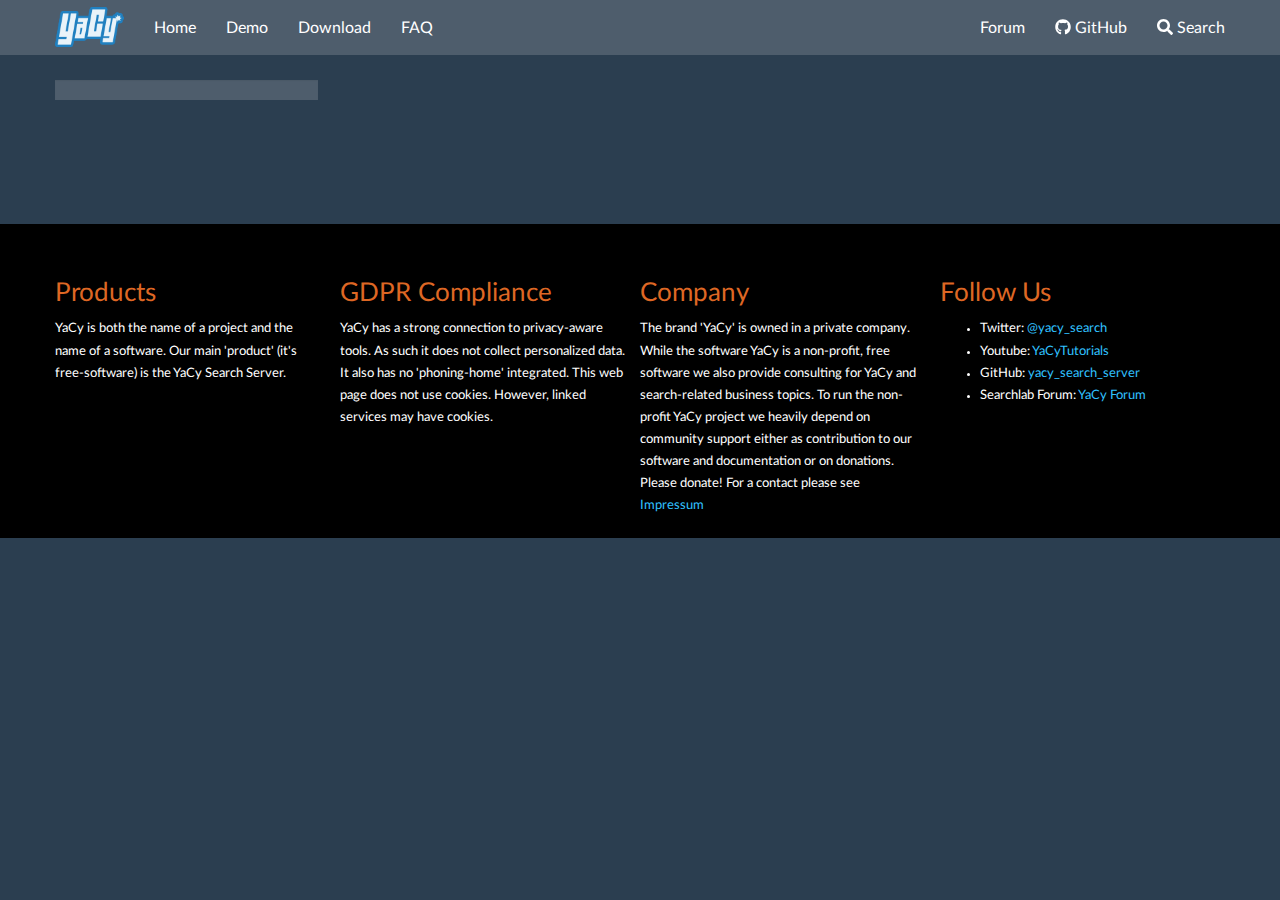
<file: manual/index.html>
<!DOCTYPE html>
<html lang="en">

<head>
    <meta charset="utf-8">
    <meta http-equiv="X-UA-Compatible" content="IE=edge">
    <meta name="viewport" content="width=device-width, initial-scale=1.0">
    <meta name="keywords" content="YaCy Suchmaschine search engine spider harvester indexer p2p peer network open free download software development">
    <meta name="copyright" content="Michael Peter Christen">

    <meta name="description" content="YaCy P2P - Decentralized Search Engine">
    <meta name="author" content="Michael Christen">
    <link rel="canonical" href="https://yacy.net/manual/">
    <link rel="../img/favicon.ico">

    
    <title>Manual - YaCy</title>
    

    <link href="../css/hack.min.css" rel="stylesheet">
    <link href="../css/latolatinfonts.css" rel="stylesheet">
    <link href="../css/bootstrap-custom.css" rel="stylesheet">
    <link href="../css/base.css" rel="stylesheet">
    <link href="../css/cinder.css" rel="stylesheet">
    <link href="../css/highlight.css" rel="stylesheet">
    <!-- <link href="../css/latostyle.css" rel="stylesheet">-->

    <!-- HTML5 shim and Respond.js IE8 support of HTML5 elements and media queries -->
    <!--[if lt IE 9]>
            <script src="https://cdn.jsdelivr.net/npm/html5shiv@3.7.3/dist/html5shiv.min.js"></script>
            <script src="https://cdn.jsdelivr.net/npm/respond.js@1.4.2/dest/respond.min.js"></script>
        <![endif]-->

     
</head>

<body>
    <script src="../js/jquery.min.js"></script>
    <script src="../js/fontawesome-all.js"></script>
    <script src="../js/bootstrap-3.0.3.min.js"></script>
    <script src="../js/highlight.pack.js"></script>
    <script>hljs.initHighlightingOnLoad();</script>
    <script>var base_url = ".."</script>
    
    <script src="../js/base.js"></script>
    <script src="../search/main.js"></script>

    <div class="navbar navbar-default navbar-fixed-top" role="navigation">
    <div class="container">

        <!-- Collapsed navigation -->
        <div class="navbar-header">
            <!-- Expander button -->
            <button type="button" class="navbar-toggle" data-toggle="collapse" data-target=".navbar-collapse">
                <span class="sr-only">Toggle navigation</span>
                <span class="icon-bar"></span>
                <span class="icon-bar"></span>
                <span class="icon-bar"></span>
            </button>
            

            <!-- Main title -->

            <a class="navbar-brand" href="..">
<!--YaCy-->
<img src="../img/YaCyLogo2011_60.png" height="40">
</a>
        </div>

        <!-- Expanded navigation -->
        <div class="navbar-collapse collapse">
                <!-- Main navigation -->
                <ul class="nav navbar-nav">
                
                
                    <li >
                        <a href="..">Home</a>
                    </li>
                
                
                
                    <li >
                        <a href="../demonstration_tutorial_screenshot/">Demo</a>
                    </li>
                
                
                
                    <li >
                        <a href="../download_installation/">Download</a>
                    </li>
                
                
                
                    <li >
                        <a href="../faq/">FAQ</a>
                    </li>
                
                
                </ul>

            <ul class="nav navbar-nav navbar-right">
		    <li>
                        <a href="https://searchlab.eu">
                           Forum
                        </a>
                    </li>
                    <li>
                        <a href="https://github.com/yacy/yacy_search_server">
                            <i class="fab fa-github"></i> GitHub
                        </a>
                    </li>
                    <li>
                        <a href="#" data-toggle="modal" data-target="#mkdocs_search_modal">
                            <i class="fas fa-search"></i> Search
                        </a>
                    </li>

            </ul>
        </div>
    </div>
</div>

    <div class="container">
        
        
        <div class="col-md-3"><div class="bs-sidebar hidden-print affix well" role="complementary">
    <ul class="nav bs-sidenav">
    </ul>
</div></div>
        <div class="col-md-9" role="main">

</div>
        
        
    </div>

    <br/><br/>
    <footer class="col-md-12 text-center" style="background-color:#000000;" >
<div class="container" style="text-align:left; font-size:13px; padding-top:30px;">
      <div class="row">
        <div class="col-md-3" style="padding-left:15px; padding-right:15px;">
          <h3>Products</h3>
          <p>YaCy is both the name of a project and the name of a software. Our main 'product' (it's free-software) is the YaCy Search Server.</p>
        </div>
        <div class="col-md-3" style="padding-right:15px;">
          <h3>GDPR Compliance</h3>
          <p>YaCy has a strong connection to privacy-aware tools. As such it does not collect personalized data. It also has no 'phoning-home' integrated. This web page does not use cookies. However, linked services may have cookies.</p>
       </div>
        <div class="col-md-3" style="padding-right:15px;">
          <h3>Company</h3>
          <p>The brand 'YaCy' is owned in a private company. While the software YaCy is a non-profit, free software we also provide consulting for YaCy and search-related business topics. To run the non-profit YaCy project we heavily depend on community support either as contribution to our software and documentation or on donations. Please donate! For a contact please see&nbsp;
<a href="../impressum/">Impressum</a>


</p>
        </div>
        <div class="col-md-3" style="padding-right:15px;">
          <h3>Follow Us</h3>
          <ul>
	    <li>Twitter: <a href="https://twitter.com/yacy_search">@yacy_search</a></li>
	    <li>Youtube: <a href="https://www.youtube.com/YaCyTutorials">YaCyTutorials</a></li>
	    <li>GitHub: <a href="https://github.com/yacy">yacy_search_server</a></li>
	    <li>Searchlab Forum: <a href="https://searchlab.eu/">YaCy Forum</a></li>
	  </ul>
        </div>
      </div>
</div>


        
        <p>
        <!--
	<small>Documentation built with <a href="http://www.mkdocs.org/">MkDocs</a>.</p></small>
	-->

        
        
    </footer>
    

    <div class="modal" id="mkdocs_search_modal" tabindex="-1" role="dialog" aria-labelledby="searchModalLabel" aria-hidden="true">
    <div class="modal-dialog modal-lg">
        <div class="modal-content">
            <div class="modal-header">
                <h4 class="modal-title" id="searchModalLabel">Search</h4>
                <button type="button" class="close" data-dismiss="modal"><span aria-hidden="true">&times;</span><span class="sr-only">Close</span></button>
            </div>
            <div class="modal-body">
                <p>
                    From here you can search these documents. Enter
                    your search terms below.
                </p>
                <form>
                    <div class="form-group">
                        <input type="text" class="form-control" placeholder="Search..." id="mkdocs-search-query" title="Type search term here">
                    </div>
                </form>
                <div id="mkdocs-search-results"></div>
            </div>
            <div class="modal-footer">
            </div>
        </div>
    </div>
</div><div class="modal" id="mkdocs_keyboard_modal" tabindex="-1" role="dialog" aria-labelledby="keyboardModalLabel" aria-hidden="true">
    <div class="modal-dialog">
        <div class="modal-content">
            <div class="modal-header">
                <h4 class="modal-title" id="keyboardModalLabel">Keyboard Shortcuts</h4>
                <button type="button" class="close" data-dismiss="modal"><span aria-hidden="true">&times;</span><span class="sr-only">Close</span></button>
            </div>
            <div class="modal-body">
              <table class="table">
                <thead>
                  <tr>
                    <th style="width: 20%;">Keys</th>
                    <th>Action</th>
                  </tr>
                </thead>
                <tbody>
                  <tr>
                    <td class="help shortcut"><kbd>?</kbd></td>
                    <td>Open this help</td>
                  </tr>
                  <tr>
                    <td class="next shortcut"><kbd>n</kbd></td>
                    <td>Next page</td>
                  </tr>
                  <tr>
                    <td class="prev shortcut"><kbd>p</kbd></td>
                    <td>Previous page</td>
                  </tr>
                  <tr>
                    <td class="search shortcut"><kbd>s</kbd></td>
                    <td>Search</td>
                  </tr>
                </tbody>
              </table>
            </div>
            <div class="modal-footer">
            </div>
        </div>
    </div>
</div>
    </body>

</html>
</file>
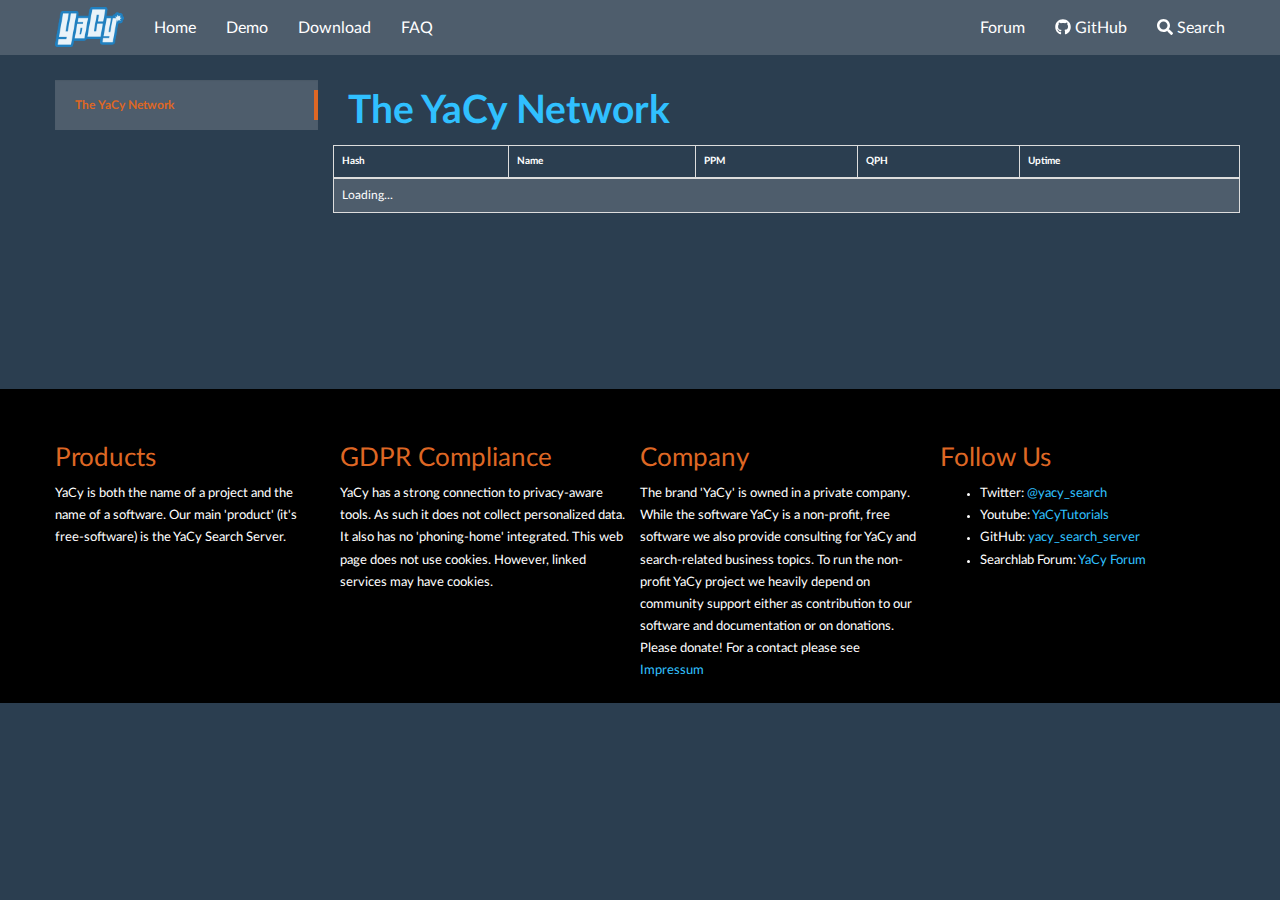
<file: network/index.html>
<!DOCTYPE html>
<html lang="en">

<head>
    <meta charset="utf-8">
    <meta http-equiv="X-UA-Compatible" content="IE=edge">
    <meta name="viewport" content="width=device-width, initial-scale=1.0">
    <meta name="keywords" content="YaCy Suchmaschine search engine spider harvester indexer p2p peer network open free download software development">
    <meta name="copyright" content="Michael Peter Christen">

    <meta name="description" content="YaCy P2P - Decentralized Search Engine">
    <meta name="author" content="Michael Christen">
    <link rel="canonical" href="https://yacy.net/network/">
    <link rel="../img/favicon.ico">

    
    <title>The YaCy Network - YaCy</title>
    

    <link href="../css/hack.min.css" rel="stylesheet">
    <link href="../css/latolatinfonts.css" rel="stylesheet">
    <link href="../css/bootstrap-custom.css" rel="stylesheet">
    <link href="../css/base.css" rel="stylesheet">
    <link href="../css/cinder.css" rel="stylesheet">
    <link href="../css/highlight.css" rel="stylesheet">
    <!-- <link href="../css/latostyle.css" rel="stylesheet">-->

    <!-- HTML5 shim and Respond.js IE8 support of HTML5 elements and media queries -->
    <!--[if lt IE 9]>
            <script src="https://cdn.jsdelivr.net/npm/html5shiv@3.7.3/dist/html5shiv.min.js"></script>
            <script src="https://cdn.jsdelivr.net/npm/respond.js@1.4.2/dest/respond.min.js"></script>
        <![endif]-->

     
</head>

<body>
    <script src="../js/jquery.min.js"></script>
    <script src="../js/fontawesome-all.js"></script>
    <script src="../js/bootstrap-3.0.3.min.js"></script>
    <script src="../js/highlight.pack.js"></script>
    <script>hljs.initHighlightingOnLoad();</script>
    <script>var base_url = ".."</script>
    
    <script src="../js/base.js"></script>
    <script src="../search/main.js"></script>

    <div class="navbar navbar-default navbar-fixed-top" role="navigation">
    <div class="container">

        <!-- Collapsed navigation -->
        <div class="navbar-header">
            <!-- Expander button -->
            <button type="button" class="navbar-toggle" data-toggle="collapse" data-target=".navbar-collapse">
                <span class="sr-only">Toggle navigation</span>
                <span class="icon-bar"></span>
                <span class="icon-bar"></span>
                <span class="icon-bar"></span>
            </button>
            

            <!-- Main title -->

            <a class="navbar-brand" href="..">
<!--YaCy-->
<img src="../img/YaCyLogo2011_60.png" height="40">
</a>
        </div>

        <!-- Expanded navigation -->
        <div class="navbar-collapse collapse">
                <!-- Main navigation -->
                <ul class="nav navbar-nav">
                
                
                    <li >
                        <a href="..">Home</a>
                    </li>
                
                
                
                    <li >
                        <a href="../demonstration_tutorial_screenshot/">Demo</a>
                    </li>
                
                
                
                    <li >
                        <a href="../download_installation/">Download</a>
                    </li>
                
                
                
                    <li >
                        <a href="../faq/">FAQ</a>
                    </li>
                
                
                </ul>

            <ul class="nav navbar-nav navbar-right">
		    <li>
                        <a href="https://searchlab.eu">
                           Forum
                        </a>
                    </li>
                    <li>
                        <a href="https://github.com/yacy/yacy_search_server">
                            <i class="fab fa-github"></i> GitHub
                        </a>
                    </li>
                    <li>
                        <a href="#" data-toggle="modal" data-target="#mkdocs_search_modal">
                            <i class="fas fa-search"></i> Search
                        </a>
                    </li>

            </ul>
        </div>
    </div>
</div>

    <div class="container">
        
        
        <div class="col-md-3"><div class="bs-sidebar hidden-print affix well" role="complementary">
    <ul class="nav bs-sidenav">
        <li class="first-level active"><a href="#the-yacy-network">The YaCy Network</a></li>
    </ul>
</div></div>
        <div class="col-md-9" role="main">

<h1 id="the-yacy-network">The YaCy Network</h1>
<table class="table table-bordered table-sm" id="networktable">
  <thead>
    <tr style="font-size: smaller">
      <th class="table-warning">Hash</th>
      <th class="table-warning">Name</th>
      <th class="table-danger">PPM</th>
      <th class="table-danger">QPH</th>
      <th class="table-danger">Uptime</th>
    </tr>
  </thead>
</table>

<script src="../js/jquery.dataTables.min.js"></script>
<script src="../js/dataTables.bootstrap.min.js"></script>
<script>
$(document).ready(function() {
    $('#networktable').DataTable( {
        "paging":   false,
        "ordering": false,
        "info":     false,
        "searching":   false,
        "ajax": {
       "url": "https://yacy.searchlab.eu/Network.json?page=1&maxCount=1000",
       "dataSrc": "peers"
    },
        "columns": [
            { "data": "hash", "defaultContent": "" },
            { "data": "fullname", "defaultContent": "" },
            { "data": "ppm", "defaultContent": "" },
            { "data": "qph", "defaultContent": "" },
            { "data": "uptime", "defaultContent": "" }
        ]
    } );
} );
</script></div>
        
        
    </div>

    <br/><br/>
    <footer class="col-md-12 text-center" style="background-color:#000000;" >
<div class="container" style="text-align:left; font-size:13px; padding-top:30px;">
      <div class="row">
        <div class="col-md-3" style="padding-left:15px; padding-right:15px;">
          <h3>Products</h3>
          <p>YaCy is both the name of a project and the name of a software. Our main 'product' (it's free-software) is the YaCy Search Server.</p>
        </div>
        <div class="col-md-3" style="padding-right:15px;">
          <h3>GDPR Compliance</h3>
          <p>YaCy has a strong connection to privacy-aware tools. As such it does not collect personalized data. It also has no 'phoning-home' integrated. This web page does not use cookies. However, linked services may have cookies.</p>
       </div>
        <div class="col-md-3" style="padding-right:15px;">
          <h3>Company</h3>
          <p>The brand 'YaCy' is owned in a private company. While the software YaCy is a non-profit, free software we also provide consulting for YaCy and search-related business topics. To run the non-profit YaCy project we heavily depend on community support either as contribution to our software and documentation or on donations. Please donate! For a contact please see&nbsp;
<a href="../impressum/">Impressum</a>


</p>
        </div>
        <div class="col-md-3" style="padding-right:15px;">
          <h3>Follow Us</h3>
          <ul>
	    <li>Twitter: <a href="https://twitter.com/yacy_search">@yacy_search</a></li>
	    <li>Youtube: <a href="https://www.youtube.com/YaCyTutorials">YaCyTutorials</a></li>
	    <li>GitHub: <a href="https://github.com/yacy">yacy_search_server</a></li>
	    <li>Searchlab Forum: <a href="https://searchlab.eu/">YaCy Forum</a></li>
	  </ul>
        </div>
      </div>
</div>


        
        <p>
        <!--
	<small>Documentation built with <a href="http://www.mkdocs.org/">MkDocs</a>.</p></small>
	-->

        
        
    </footer>
    

    <div class="modal" id="mkdocs_search_modal" tabindex="-1" role="dialog" aria-labelledby="searchModalLabel" aria-hidden="true">
    <div class="modal-dialog modal-lg">
        <div class="modal-content">
            <div class="modal-header">
                <h4 class="modal-title" id="searchModalLabel">Search</h4>
                <button type="button" class="close" data-dismiss="modal"><span aria-hidden="true">&times;</span><span class="sr-only">Close</span></button>
            </div>
            <div class="modal-body">
                <p>
                    From here you can search these documents. Enter
                    your search terms below.
                </p>
                <form>
                    <div class="form-group">
                        <input type="text" class="form-control" placeholder="Search..." id="mkdocs-search-query" title="Type search term here">
                    </div>
                </form>
                <div id="mkdocs-search-results"></div>
            </div>
            <div class="modal-footer">
            </div>
        </div>
    </div>
</div><div class="modal" id="mkdocs_keyboard_modal" tabindex="-1" role="dialog" aria-labelledby="keyboardModalLabel" aria-hidden="true">
    <div class="modal-dialog">
        <div class="modal-content">
            <div class="modal-header">
                <h4 class="modal-title" id="keyboardModalLabel">Keyboard Shortcuts</h4>
                <button type="button" class="close" data-dismiss="modal"><span aria-hidden="true">&times;</span><span class="sr-only">Close</span></button>
            </div>
            <div class="modal-body">
              <table class="table">
                <thead>
                  <tr>
                    <th style="width: 20%;">Keys</th>
                    <th>Action</th>
                  </tr>
                </thead>
                <tbody>
                  <tr>
                    <td class="help shortcut"><kbd>?</kbd></td>
                    <td>Open this help</td>
                  </tr>
                  <tr>
                    <td class="next shortcut"><kbd>n</kbd></td>
                    <td>Next page</td>
                  </tr>
                  <tr>
                    <td class="prev shortcut"><kbd>p</kbd></td>
                    <td>Previous page</td>
                  </tr>
                  <tr>
                    <td class="search shortcut"><kbd>s</kbd></td>
                    <td>Search</td>
                  </tr>
                </tbody>
              </table>
            </div>
            <div class="modal-footer">
            </div>
        </div>
    </div>
</div>
    </body>

</html>
</file>
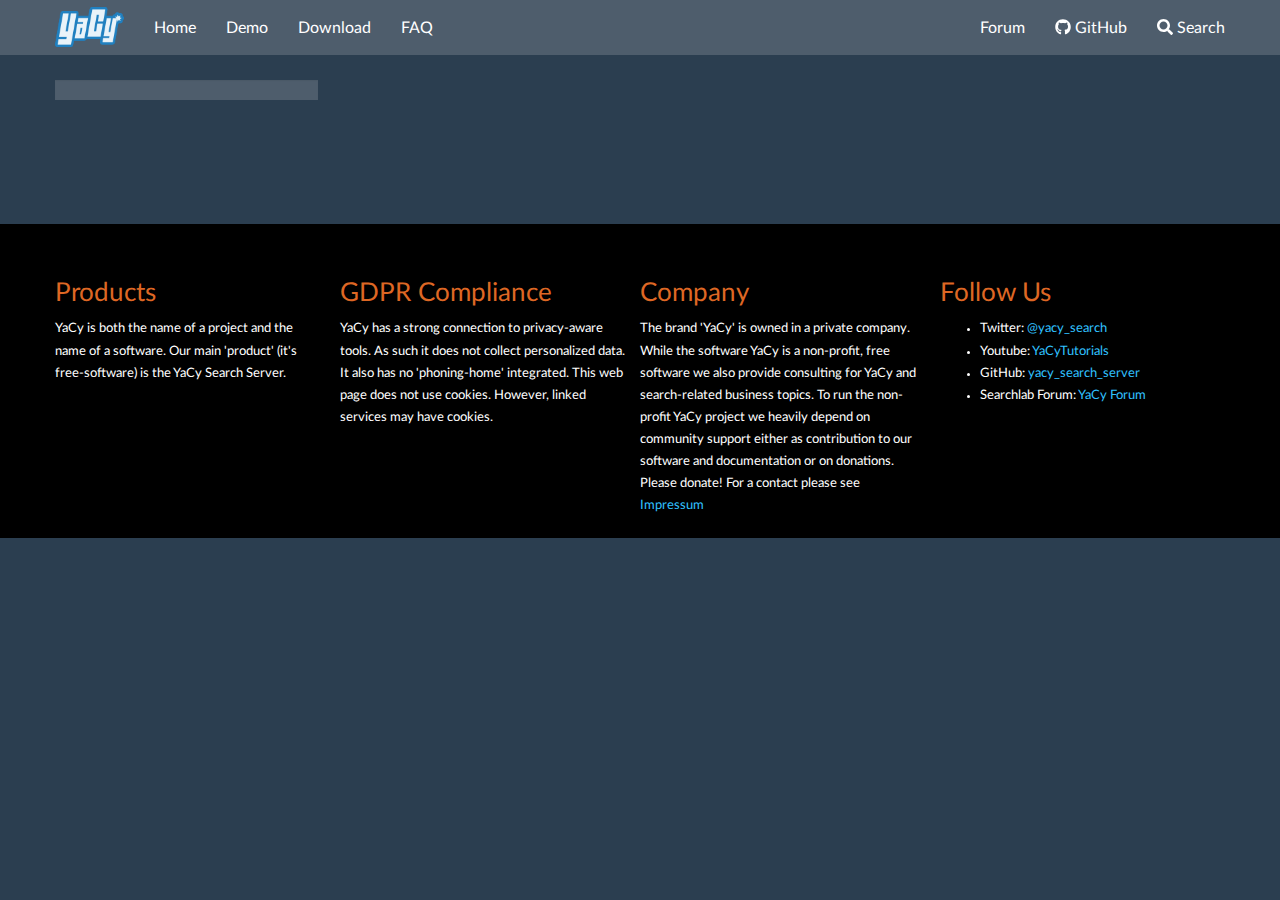
<file: privacy/index.html>
<!DOCTYPE html>
<html lang="en">

<head>
    <meta charset="utf-8">
    <meta http-equiv="X-UA-Compatible" content="IE=edge">
    <meta name="viewport" content="width=device-width, initial-scale=1.0">
    <meta name="keywords" content="YaCy Suchmaschine search engine spider harvester indexer p2p peer network open free download software development">
    <meta name="copyright" content="Michael Peter Christen">

    <meta name="description" content="YaCy P2P - Decentralized Search Engine">
    <meta name="author" content="Michael Christen">
    <link rel="canonical" href="https://yacy.net/privacy/">
    <link rel="../img/favicon.ico">

    
    <title>Privacy - YaCy</title>
    

    <link href="../css/hack.min.css" rel="stylesheet">
    <link href="../css/latolatinfonts.css" rel="stylesheet">
    <link href="../css/bootstrap-custom.css" rel="stylesheet">
    <link href="../css/base.css" rel="stylesheet">
    <link href="../css/cinder.css" rel="stylesheet">
    <link href="../css/highlight.css" rel="stylesheet">
    <!-- <link href="../css/latostyle.css" rel="stylesheet">-->

    <!-- HTML5 shim and Respond.js IE8 support of HTML5 elements and media queries -->
    <!--[if lt IE 9]>
            <script src="https://cdn.jsdelivr.net/npm/html5shiv@3.7.3/dist/html5shiv.min.js"></script>
            <script src="https://cdn.jsdelivr.net/npm/respond.js@1.4.2/dest/respond.min.js"></script>
        <![endif]-->

     
</head>

<body>
    <script src="../js/jquery.min.js"></script>
    <script src="../js/fontawesome-all.js"></script>
    <script src="../js/bootstrap-3.0.3.min.js"></script>
    <script src="../js/highlight.pack.js"></script>
    <script>hljs.initHighlightingOnLoad();</script>
    <script>var base_url = ".."</script>
    
    <script src="../js/base.js"></script>
    <script src="../search/main.js"></script>

    <div class="navbar navbar-default navbar-fixed-top" role="navigation">
    <div class="container">

        <!-- Collapsed navigation -->
        <div class="navbar-header">
            <!-- Expander button -->
            <button type="button" class="navbar-toggle" data-toggle="collapse" data-target=".navbar-collapse">
                <span class="sr-only">Toggle navigation</span>
                <span class="icon-bar"></span>
                <span class="icon-bar"></span>
                <span class="icon-bar"></span>
            </button>
            

            <!-- Main title -->

            <a class="navbar-brand" href="..">
<!--YaCy-->
<img src="../img/YaCyLogo2011_60.png" height="40">
</a>
        </div>

        <!-- Expanded navigation -->
        <div class="navbar-collapse collapse">
                <!-- Main navigation -->
                <ul class="nav navbar-nav">
                
                
                    <li >
                        <a href="..">Home</a>
                    </li>
                
                
                
                    <li >
                        <a href="../demonstration_tutorial_screenshot/">Demo</a>
                    </li>
                
                
                
                    <li >
                        <a href="../download_installation/">Download</a>
                    </li>
                
                
                
                    <li >
                        <a href="../faq/">FAQ</a>
                    </li>
                
                
                </ul>

            <ul class="nav navbar-nav navbar-right">
		    <li>
                        <a href="https://searchlab.eu">
                           Forum
                        </a>
                    </li>
                    <li>
                        <a href="https://github.com/yacy/yacy_search_server">
                            <i class="fab fa-github"></i> GitHub
                        </a>
                    </li>
                    <li>
                        <a href="#" data-toggle="modal" data-target="#mkdocs_search_modal">
                            <i class="fas fa-search"></i> Search
                        </a>
                    </li>

            </ul>
        </div>
    </div>
</div>

    <div class="container">
        
        
        <div class="col-md-3"><div class="bs-sidebar hidden-print affix well" role="complementary">
    <ul class="nav bs-sidenav">
    </ul>
</div></div>
        <div class="col-md-9" role="main">

</div>
        
        
    </div>

    <br/><br/>
    <footer class="col-md-12 text-center" style="background-color:#000000;" >
<div class="container" style="text-align:left; font-size:13px; padding-top:30px;">
      <div class="row">
        <div class="col-md-3" style="padding-left:15px; padding-right:15px;">
          <h3>Products</h3>
          <p>YaCy is both the name of a project and the name of a software. Our main 'product' (it's free-software) is the YaCy Search Server.</p>
        </div>
        <div class="col-md-3" style="padding-right:15px;">
          <h3>GDPR Compliance</h3>
          <p>YaCy has a strong connection to privacy-aware tools. As such it does not collect personalized data. It also has no 'phoning-home' integrated. This web page does not use cookies. However, linked services may have cookies.</p>
       </div>
        <div class="col-md-3" style="padding-right:15px;">
          <h3>Company</h3>
          <p>The brand 'YaCy' is owned in a private company. While the software YaCy is a non-profit, free software we also provide consulting for YaCy and search-related business topics. To run the non-profit YaCy project we heavily depend on community support either as contribution to our software and documentation or on donations. Please donate! For a contact please see&nbsp;
<a href="../impressum/">Impressum</a>


</p>
        </div>
        <div class="col-md-3" style="padding-right:15px;">
          <h3>Follow Us</h3>
          <ul>
	    <li>Twitter: <a href="https://twitter.com/yacy_search">@yacy_search</a></li>
	    <li>Youtube: <a href="https://www.youtube.com/YaCyTutorials">YaCyTutorials</a></li>
	    <li>GitHub: <a href="https://github.com/yacy">yacy_search_server</a></li>
	    <li>Searchlab Forum: <a href="https://searchlab.eu/">YaCy Forum</a></li>
	  </ul>
        </div>
      </div>
</div>


        
        <p>
        <!--
	<small>Documentation built with <a href="http://www.mkdocs.org/">MkDocs</a>.</p></small>
	-->

        
        
    </footer>
    

    <div class="modal" id="mkdocs_search_modal" tabindex="-1" role="dialog" aria-labelledby="searchModalLabel" aria-hidden="true">
    <div class="modal-dialog modal-lg">
        <div class="modal-content">
            <div class="modal-header">
                <h4 class="modal-title" id="searchModalLabel">Search</h4>
                <button type="button" class="close" data-dismiss="modal"><span aria-hidden="true">&times;</span><span class="sr-only">Close</span></button>
            </div>
            <div class="modal-body">
                <p>
                    From here you can search these documents. Enter
                    your search terms below.
                </p>
                <form>
                    <div class="form-group">
                        <input type="text" class="form-control" placeholder="Search..." id="mkdocs-search-query" title="Type search term here">
                    </div>
                </form>
                <div id="mkdocs-search-results"></div>
            </div>
            <div class="modal-footer">
            </div>
        </div>
    </div>
</div><div class="modal" id="mkdocs_keyboard_modal" tabindex="-1" role="dialog" aria-labelledby="keyboardModalLabel" aria-hidden="true">
    <div class="modal-dialog">
        <div class="modal-content">
            <div class="modal-header">
                <h4 class="modal-title" id="keyboardModalLabel">Keyboard Shortcuts</h4>
                <button type="button" class="close" data-dismiss="modal"><span aria-hidden="true">&times;</span><span class="sr-only">Close</span></button>
            </div>
            <div class="modal-body">
              <table class="table">
                <thead>
                  <tr>
                    <th style="width: 20%;">Keys</th>
                    <th>Action</th>
                  </tr>
                </thead>
                <tbody>
                  <tr>
                    <td class="help shortcut"><kbd>?</kbd></td>
                    <td>Open this help</td>
                  </tr>
                  <tr>
                    <td class="next shortcut"><kbd>n</kbd></td>
                    <td>Next page</td>
                  </tr>
                  <tr>
                    <td class="prev shortcut"><kbd>p</kbd></td>
                    <td>Previous page</td>
                  </tr>
                  <tr>
                    <td class="search shortcut"><kbd>s</kbd></td>
                    <td>Search</td>
                  </tr>
                </tbody>
              </table>
            </div>
            <div class="modal-footer">
            </div>
        </div>
    </div>
</div>
    </body>

</html>
</file>
<file: css/latolatinfonts.css>
/* Webfont: LatoLatin-Black */@font-face {
    font-family: 'LatoLatinWebBlack';
    src: url('../fonts/LatoLatin-Black.eot'); /* IE9 Compat Modes */
    src: url('../fonts/LatoLatin-Black.eot?#iefix') format('embedded-opentype'), /* IE6-IE8 */
         url('../fonts/LatoLatin-Black.woff2') format('woff2'), /* Modern Browsers */
         url('../fonts/LatoLatin-Black.woff') format('woff'), /* Modern Browsers */
         url('../fonts/LatoLatin-Black.ttf') format('truetype');
    font-style: normal;
    font-weight: normal;
    text-rendering: optimizeLegibility;
}

/* Webfont: LatoLatin-BlackItalic */@font-face {
    font-family: 'LatoLatinWebBlack';
    src: url('../fonts/LatoLatin-BlackItalic.eot'); /* IE9 Compat Modes */
    src: url('../fonts/LatoLatin-BlackItalic.eot?#iefix') format('embedded-opentype'), /* IE6-IE8 */
         url('../fonts/LatoLatin-BlackItalic.woff2') format('woff2'), /* Modern Browsers */
         url('../fonts/LatoLatin-BlackItalic.woff') format('woff'), /* Modern Browsers */
         url('../fonts/LatoLatin-BlackItalic.ttf') format('truetype');
    font-style: italic;
    font-weight: normal;
    text-rendering: optimizeLegibility;
}

/* Webfont: LatoLatin-Bold */@font-face {
    font-family: 'LatoLatinWeb';
    src: url('../fonts/LatoLatin-Bold.eot'); /* IE9 Compat Modes */
    src: url('../fonts/LatoLatin-Bold.eot?#iefix') format('embedded-opentype'), /* IE6-IE8 */
         url('../fonts/LatoLatin-Bold.woff2') format('woff2'), /* Modern Browsers */
         url('../fonts/LatoLatin-Bold.woff') format('woff'), /* Modern Browsers */
         url('../fonts/LatoLatin-Bold.ttf') format('truetype');
    font-style: normal;
    font-weight: bold;
    text-rendering: optimizeLegibility;
}

/* Webfont: LatoLatin-BoldItalic */@font-face {
    font-family: 'LatoLatinWeb';
    src: url('../fonts/LatoLatin-BoldItalic.eot'); /* IE9 Compat Modes */
    src: url('../fonts/LatoLatin-BoldItalic.eot?#iefix') format('embedded-opentype'), /* IE6-IE8 */
         url('../fonts/LatoLatin-BoldItalic.woff2') format('woff2'), /* Modern Browsers */
         url('../fonts/LatoLatin-BoldItalic.woff') format('woff'), /* Modern Browsers */
         url('../fonts/LatoLatin-BoldItalic.ttf') format('truetype');
    font-style: italic;
    font-weight: bold;
    text-rendering: optimizeLegibility;
}

/* Webfont: LatoLatin-Hairline */@font-face {
    font-family: 'LatoLatinWebHairline';
    src: url('../fonts/LatoLatin-Hairline.eot'); /* IE9 Compat Modes */
    src: url('../fonts/LatoLatin-Hairline.eot?#iefix') format('embedded-opentype'), /* IE6-IE8 */
         url('../fonts/LatoLatin-Hairline.woff2') format('woff2'), /* Modern Browsers */
         url('../fonts/LatoLatin-Hairline.woff') format('woff'), /* Modern Browsers */
         url('../fonts/LatoLatin-Hairline.ttf') format('truetype');
    font-style: normal;
    font-weight: normal;
    text-rendering: optimizeLegibility;
}

/* Webfont: LatoLatin-HairlineItalic */@font-face {
    font-family: 'LatoLatinWebHairline';
    src: url('../fonts/LatoLatin-HairlineItalic.eot'); /* IE9 Compat Modes */
    src: url('../fonts/LatoLatin-HairlineItalic.eot?#iefix') format('embedded-opentype'), /* IE6-IE8 */
         url('../fonts/LatoLatin-HairlineItalic.woff2') format('woff2'), /* Modern Browsers */
         url('../fonts/LatoLatin-HairlineItalic.woff') format('woff'), /* Modern Browsers */
         url('../fonts/LatoLatin-HairlineItalic.ttf') format('truetype');
    font-style: italic;
    font-weight: normal;
    text-rendering: optimizeLegibility;
}

/* Webfont: LatoLatin-Heavy */@font-face {
    font-family: 'LatoLatinWebHeavy';
    src: url('../fonts/LatoLatin-Heavy.eot'); /* IE9 Compat Modes */
    src: url('../fonts/LatoLatin-Heavy.eot?#iefix') format('embedded-opentype'), /* IE6-IE8 */
         url('../fonts/LatoLatin-Heavy.woff2') format('woff2'), /* Modern Browsers */
         url('../fonts/LatoLatin-Heavy.woff') format('woff'), /* Modern Browsers */
         url('../fonts/LatoLatin-Heavy.ttf') format('truetype');
    font-style: normal;
    font-weight: normal;
    text-rendering: optimizeLegibility;
}

/* Webfont: LatoLatin-HeavyItalic */@font-face {
    font-family: 'LatoLatinWebHeavy';
    src: url('../fonts/LatoLatin-HeavyItalic.eot'); /* IE9 Compat Modes */
    src: url('../fonts/LatoLatin-HeavyItalic.eot?#iefix') format('embedded-opentype'), /* IE6-IE8 */
         url('../fonts/LatoLatin-HeavyItalic.woff2') format('woff2'), /* Modern Browsers */
         url('../fonts/LatoLatin-HeavyItalic.woff') format('woff'), /* Modern Browsers */
         url('../fonts/LatoLatin-HeavyItalic.ttf') format('truetype');
    font-style: italic;
    font-weight: normal;
    text-rendering: optimizeLegibility;
}

/* Webfont: LatoLatin-Italic */@font-face {
    font-family: 'LatoLatinWeb';
    src: url('../fonts/LatoLatin-Italic.eot'); /* IE9 Compat Modes */
    src: url('../fonts/LatoLatin-Italic.eot?#iefix') format('embedded-opentype'), /* IE6-IE8 */
         url('../fonts/LatoLatin-Italic.woff2') format('woff2'), /* Modern Browsers */
         url('../fonts/LatoLatin-Italic.woff') format('woff'), /* Modern Browsers */
         url('../fonts/LatoLatin-Italic.ttf') format('truetype');
    font-style: italic;
    font-weight: normal;
    text-rendering: optimizeLegibility;
}

/* Webfont: LatoLatin-Light */@font-face {
    font-family: 'LatoLatinWebLight';
    src: url('../fonts/LatoLatin-Light.eot'); /* IE9 Compat Modes */
    src: url('../fonts/LatoLatin-Light.eot?#iefix') format('embedded-opentype'), /* IE6-IE8 */
         url('../fonts/LatoLatin-Light.woff2') format('woff2'), /* Modern Browsers */
         url('../fonts/LatoLatin-Light.woff') format('woff'), /* Modern Browsers */
         url('../fonts/LatoLatin-Light.ttf') format('truetype');
    font-style: normal;
    font-weight: normal;
    text-rendering: optimizeLegibility;
}

/* Webfont: LatoLatin-LightItalic */@font-face {
    font-family: 'LatoLatinWebLight';
    src: url('../fonts/LatoLatin-LightItalic.eot'); /* IE9 Compat Modes */
    src: url('../fonts/LatoLatin-LightItalic.eot?#iefix') format('embedded-opentype'), /* IE6-IE8 */
         url('../fonts/LatoLatin-LightItalic.woff2') format('woff2'), /* Modern Browsers */
         url('../fonts/LatoLatin-LightItalic.woff') format('woff'), /* Modern Browsers */
         url('../fonts/LatoLatin-LightItalic.ttf') format('truetype');
    font-style: italic;
    font-weight: normal;
    text-rendering: optimizeLegibility;
}

/* Webfont: LatoLatin-Medium */@font-face {
    font-family: 'LatoLatinWebMedium';
    src: url('../fonts/LatoLatin-Medium.eot'); /* IE9 Compat Modes */
    src: url('../fonts/LatoLatin-Medium.eot?#iefix') format('embedded-opentype'), /* IE6-IE8 */
         url('../fonts/LatoLatin-Medium.woff2') format('woff2'), /* Modern Browsers */
         url('../fonts/LatoLatin-Medium.woff') format('woff'), /* Modern Browsers */
         url('../fonts/LatoLatin-Medium.ttf') format('truetype');
    font-style: normal;
    font-weight: normal;
    text-rendering: optimizeLegibility;
}

/* Webfont: LatoLatin-MediumItalic */@font-face {
    font-family: 'LatoLatinWebMedium';
    src: url('../fonts/LatoLatin-MediumItalic.eot'); /* IE9 Compat Modes */
    src: url('../fonts/LatoLatin-MediumItalic.eot?#iefix') format('embedded-opentype'), /* IE6-IE8 */
         url('../fonts/LatoLatin-MediumItalic.woff2') format('woff2'), /* Modern Browsers */
         url('../fonts/LatoLatin-MediumItalic.woff') format('woff'), /* Modern Browsers */
         url('../fonts/LatoLatin-MediumItalic.ttf') format('truetype');
    font-style: italic;
    font-weight: normal;
    text-rendering: optimizeLegibility;
}

/* Webfont: LatoLatin-Regular */@font-face {
    font-family: 'LatoLatinWeb';
    src: url('../fonts/LatoLatin-Regular.eot'); /* IE9 Compat Modes */
    src: url('../fonts/LatoLatin-Regular.eot?#iefix') format('embedded-opentype'), /* IE6-IE8 */
         url('../fonts/LatoLatin-Regular.woff2') format('woff2'), /* Modern Browsers */
         url('../fonts/LatoLatin-Regular.woff') format('woff'), /* Modern Browsers */
         url('../fonts/LatoLatin-Regular.ttf') format('truetype');
    font-style: normal;
    font-weight: normal;
    text-rendering: optimizeLegibility;
}

/* Webfont: LatoLatin-Semibold */@font-face {
    font-family: 'LatoLatinWebSemibold';
    src: url('../fonts/LatoLatin-Semibold.eot'); /* IE9 Compat Modes */
    src: url('../fonts/LatoLatin-Semibold.eot?#iefix') format('embedded-opentype'), /* IE6-IE8 */
         url('../fonts/LatoLatin-Semibold.woff2') format('woff2'), /* Modern Browsers */
         url('../fonts/LatoLatin-Semibold.woff') format('woff'), /* Modern Browsers */
         url('../fonts/LatoLatin-Semibold.ttf') format('truetype');
    font-style: normal;
    font-weight: normal;
    text-rendering: optimizeLegibility;
}

/* Webfont: LatoLatin-SemiboldItalic */@font-face {
    font-family: 'LatoLatinWebSemibold';
    src: url('../fonts/LatoLatin-SemiboldItalic.eot'); /* IE9 Compat Modes */
    src: url('../fonts/LatoLatin-SemiboldItalic.eot?#iefix') format('embedded-opentype'), /* IE6-IE8 */
         url('../fonts/LatoLatin-SemiboldItalic.woff2') format('woff2'), /* Modern Browsers */
         url('../fonts/LatoLatin-SemiboldItalic.woff') format('woff'), /* Modern Browsers */
         url('../fonts/LatoLatin-SemiboldItalic.ttf') format('truetype');
    font-style: italic;
    font-weight: normal;
    text-rendering: optimizeLegibility;
}

/* Webfont: LatoLatin-Thin */@font-face {
    font-family: 'LatoLatinWebThin';
    src: url('../fonts/LatoLatin-Thin.eot'); /* IE9 Compat Modes */
    src: url('../fonts/LatoLatin-Thin.eot?#iefix') format('embedded-opentype'), /* IE6-IE8 */
         url('../fonts/LatoLatin-Thin.woff2') format('woff2'), /* Modern Browsers */
         url('../fonts/LatoLatin-Thin.woff') format('woff'), /* Modern Browsers */
         url('../fonts/LatoLatin-Thin.ttf') format('truetype');
    font-style: normal;
    font-weight: normal;
    text-rendering: optimizeLegibility;
}

/* Webfont: LatoLatin-ThinItalic */@font-face {
    font-family: 'LatoLatinWebThin';
    src: url('../fonts/LatoLatin-ThinItalic.eot'); /* IE9 Compat Modes */
    src: url('../fonts/LatoLatin-ThinItalic.eot?#iefix') format('embedded-opentype'), /* IE6-IE8 */
         url('../fonts/LatoLatin-ThinItalic.woff2') format('woff2'), /* Modern Browsers */
         url('../fonts/LatoLatin-ThinItalic.woff') format('woff'), /* Modern Browsers */
         url('../fonts/LatoLatin-ThinItalic.ttf') format('truetype');
    font-style: italic;
    font-weight: normal;
    text-rendering: optimizeLegibility;
}
</file>
<file: css/base.css>
body {
    padding-top: 70px;
}

h1[id]:before, h2[id]:before, h3[id]:before, h4[id]:before, h5[id]:before, h6[id]:before {
    content: "";
    display: block;
    margin-top: -75px;
    height: 75px;
}

p > img {
    max-width: 100%;
    height: auto;
}

ul.nav li.first-level {
    font-weight: bold;
}

ul.nav li.third-level {
    padding-left: 12px;
}

div.col-md-3 {
    padding-left: 0;
}

div.col-md-9 {
    padding-bottom: 100px;
}

div.source-links {
    float: right;
}

/*
 * Side navigation
 *
 * Scrollspy and affixed enhanced navigation to highlight sections and secondary
 * sections of docs content.
 */

/* By default it's not affixed in mobile views, so undo that */
.bs-sidebar.affix {
    position: static;
}

.bs-sidebar.well {
    padding: 0;
}

/* First level of nav */
.bs-sidenav {
    margin-top: 30px;
    margin-bottom: 30px;
    padding-top:    10px;
    padding-bottom: 10px;
    border-radius: 5px;
}

/* All levels of nav */
.bs-sidebar .nav > li > a {
    display: block;
    padding: 5px 20px;
    z-index: 1;
}
.bs-sidebar .nav > li > a:hover,
.bs-sidebar .nav > li > a:focus {
    color: #404040;
    text-decoration: none;
    border-right: 1px solid;
}
.bs-sidebar .nav > .active > a,
.bs-sidebar .nav > .active:hover > a,
.bs-sidebar .nav > .active:focus > a {
    color: #DE6724;
    font-weight: bold;
    background-color: transparent;
    border-right: 4px solid;
}

/* Nav: second level (shown on .active) */
.bs-sidebar .nav .nav {
    display: none; /* Hide by default, but at >768px, show it */
    margin-bottom: 8px;
}
.bs-sidebar .nav .nav > li > a {
    padding-top:    3px;
    padding-bottom: 3px;
    padding-left: 30px;
    font-size: 90%;
}

/* Show and affix the side nav when space allows it */
@media (min-width: 992px) {
    .bs-sidebar .nav > .active > ul {
        display: block;
    }
    /* Widen the fixed sidebar */
    .bs-sidebar.affix,
    .bs-sidebar.affix-bottom {
        width: 213px;
    }
    .bs-sidebar.affix {
        position: fixed; /* Undo the static from mobile first approach */
        top: 80px;
        max-height: calc(100% - 90px);
    }
    .bs-sidebar.affix-bottom {
        position: absolute; /* Undo the static from mobile first approach */
    }
    .bs-sidebar.affix-bottom .bs-sidenav,
    .bs-sidebar.affix .bs-sidenav {
        margin-top: 0;
        margin-bottom: 0;
    }
}
@media (min-width: 1200px) {
    /* Widen the fixed sidebar again */
    .bs-sidebar.affix-bottom,
    .bs-sidebar.affix {
        width: 263px;
    }
}


/* Added to support >2 level nav in drop down */

.dropdown-submenu {
    position: relative;
}

.dropdown-submenu>.dropdown-menu {
    top: 0;
    left: 100%;
    margin-top: 0px;
    margin-left: 0px;
}

.dropdown-submenu:hover>.dropdown-menu {
    display: block;
}

.dropdown-submenu>a:after {
    display: block;
    content: " ";
    float: right;
    width: 0;
    height: 0;
    border-color: transparent;
    border-style: solid;
    border-width: 5px 0 5px 5px;
    border-left-color: #ccc;
    margin-top: 5px;
    margin-right: -10px;
}

.dropdown-submenu:hover>a:after {
    border-left-color: #fff;
}

.dropdown-submenu.pull-left {
    float: none;
}

.dropdown-submenu.pull-left>.dropdown-menu {
    left: -100%;
    margin-left: 00px;
}
/* Start Bootstrap Callouts CSS Source by Chris Pratt (https://codepen.io/chrisdpratt/pen/IAymB) MIT License*/
.bs-callout {
    padding: 20px;
    margin: 20px 0;
    border: 1px solid #333;
    border-left-width: 5px;
    border-radius: 3px;
    background-color: #4E5D6C;
}
.bs-callout h4 {
    font-style: normal;
    font-weight: 400;
    margin-top: 0;
    margin-bottom: 5px;
}
.bs-callout p:last-child {
    margin-bottom: 0;
}
.bs-callout code {
    border-radius: 3px;
}
.bs-callout+.bs-callout {
    margin-top: -5px;
}
.bs-callout-default {
    border-left-color: #2080c0;
}
.bs-callout-default h4 {
    color: #2080c0;
}
.bs-callout-primary {
    border-left-color: #DF691A;
}
.bs-callout-primary h4 {
    color: #DF691A;
}
.bs-callout-success {
    border-left-color: #60B660;
}
.bs-callout-success h4 {
    color: #60B660;
}
.bs-callout-danger {
    border-left-color: #D85251;
}
.bs-callout-danger h4 {
    color: #D85251;
}
.bs-callout-warning {
    border-left-color: #EFAB54;
}
.bs-callout-warning h4 {
    color: #EFAB54;
}
.bs-callout-info {
    border-left-color: #5bc0de;
}
.bs-callout-info h4 {
    color: #5bc0de;
}
/* End Bootstrap Callouts CSS Source by Chris Pratt */

/* Admonitions */
.admonition {
    padding: 20px;
    margin: 20px 0;
    border: 1px solid #333;
    border-left-width: 5px;
    border-radius: 3px;
    background-color: #4E5D6C;
}

.admonition p:last-child {
    margin-bottom: 0;
}
.admonition code {
    border-radius: 3px;
}
.admonition+.admonition {
    margin-top: -5px;
}

.admonition.note { /* csslint allow: adjoining-classes */
    border-left-color: #2080c0;
}

.admonition.warning { /* csslint allow: adjoining-classes */
    border-left-color: #f0ad4e;
}

.admonition.danger { /* csslint allow: adjoining-classes */
    border-left-color: #d9534f;
}

.admonition-title {
    font-size: 19px;
    font-style: normal;
    font-weight: 400;
    margin-top: 0;
    margin-bottom: 5px;
}

.admonition.note > .admonition-title {
    color: #2080c0;
}

.admonition.warning > .admonition-title {
    color: #f0ad4e;
}

.admonition.danger > .admonition-title {
    color: #d9534f;
}
</file>
<file: css/cinder.css>
/*
  Cinder Theme for MkDocs | Copyright 2015 Christopher Simpkins | MIT License
*/

body {
    font-size: 16px;
    line-height: 1.7;
    background-color: #2B3E50;
    color: #fff;
}
h1, h2, h3, h4, h5, h6 {
    font-family: 'LatoLatinWeb', PT Sans', 'Helvetica Neue', Helvetica, Arial, sans-serif;
    color: #fff;
}
h1 small, h2 small, h3 small, h4 small, h5 small, h6 small, .h1 small, .h2 small, .h3 small, .h4 small, .h5 small, .h6 small, h1 .small, h2 .small, h3 .small, h4 .small, h5 .small, h6 .small, .h1 .small, .h2 .small, .h3 .small, .h4 .small, .h5 .small, .h6 .small {
    color: #B1B7B9;
}
h1 {
    font-weight: 700;
    color: #30c0ff;
}
h2 {
    font-weight: 700;
    color:#fff;
}
h2 {
    margin-top:40px;
}
h3 {
    margin-top:25px;
    color:#DE6724;
}
h4 {
    font-weight: 300;
    margin-top: 20px;
    font-style: italic;
}
h5 {
    font-weight: 300;
    font-variant: small-caps;
}
pre, code {
    color: #43ac6a;
    background-color: #111;
}
pre>code {
    font-size: 13px;
}
pre {
    margin-top: 25px;
    margin-bottom: 25px;
    border: none;
}
.lead {
    font-family: "LatoLatinWeb", "Open Sans", "Helvetica Neue", Helvetica, Arial, sans-serif;
    font-weight: 400;
    line-height: 1.4;
    letter-spacing: 0.0312em;
    color: #B1B7B9;
}
.navbar-default {
    background-color: #4E5D6C;
}
.navbar-brand {
    padding: 7px 15px;
}
.bs-sidebar {
    border: none;
}
.bs-sidebar  a {
    color: #ffffff;
}
.bs-sidenav {
    font-size: 12px;
}
.well {
    background-color: #4E5D6C;
}
.btn-secondary {
    background-color:#4E5D6C;
    border: none;
}
.table-striped > tbody > tr:nth-child(2n+1) > td, .table-striped > tbody > tr:nth-child(2n+1) > th {
    background-color: #4E5D6C;
}
#mkdocs-search-query:focus {
    outline: none;
    -webkit-box-shadow: none;
    box-shadow: none;
}
#mkdocs-search-query {
    font-family: "LatoLatinWeb", "Open Sans", "Helvetica Neue", Helvetica, Arial, sans-serif;
    font-size: 20px;
    font-weight: 700;
    color: #EBEBEB;
    height: 45px;
}
footer > hr {
    width: 35%;
}
</file>
<file: css/highlight.css>
/*

github.com style (c) Vasily Polovnyov <vast@whiteants.net>

*/

.hljs {
  display: block;
  overflow-x: auto;
  padding: 0.5em;
  color: #096;
  background: #111;
}

.hljs-comment,
.hljs-quote {
  color: #998;
  font-style: italic;
}

.hljs-keyword,
.hljs-selector-tag,
.hljs-subst {
  color: #096;
  font-weight: bold;
}

.hljs-number,
.hljs-literal,
.hljs-variable,
.hljs-template-variable,
.hljs-tag .hljs-attr {
  color: #008080;
}

.hljs-string,
.hljs-doctag {
  color: #2080c0;
}

.hljs-title,
.hljs-section,
.hljs-selector-id {
  color: #DE6724;
  font-weight: bold;
}

.hljs-subst {
  font-weight: normal;
}

.hljs-type,
.hljs-class .hljs-title {
  color: #458;
  font-weight: bold;
}

.hljs-tag,
.hljs-name,
.hljs-attribute {
  color: #2080c0;
  font-weight: normal;
}

.hljs-regexp,
.hljs-link {
  color: #009926;
}

.hljs-symbol,
.hljs-bullet {
  color: #990073;
}

.hljs-built_in,
.hljs-builtin-name {
  color: #0086b3;
}

.hljs-meta {
  color: #999;
  font-weight: bold;
}

.hljs-deletion {
  background: #fdd;
}

.hljs-addition {
  background: #dfd;
}

.hljs-emphasis {
  font-style: italic;
}

.hljs-strong {
  font-weight: bold;
}
</file>
<file: css/latostyle.css>
@charset "utf-8";
body {
	font-family: "LatoLatinWeb";
	font-size: 9pt;
	font-style: normal;
	margin: 0 0 0 0;
	padding: 0 0 0 0;
}

#menu {
	position: fixed;
	top: 0.50em;
    left: 0;
	
}
#nav {
	font-family: "LatoLatinWeb";
	background-color: none;
	width:150px;
	text-align:left;
	font-size:1em;
	list-style: none;
	margin: 0 0 0 0;
	padding: 0 20 30 20;
	float:left;
}

#nav li {
	float:none;
}

#nav li a:link {
	display:block;
	padding: 4px 5px;
	text-decoration: none;
	background-color: #eee;
	color:#222;
	
}

.large {
	font-size: 2.2em;
}
#main {
	font-family: "LatoLatinWeb";
	font-style: normal;
	font-size: 1.5em;
	color: #black;
	background-color: white;
	width: 840px;
	padding: 0 40px 0 40px;
	margin-left: 180px;
	margin-top: auto;
	margin-right: 0;
}
.waterfall {
	font-size: 10px;
	width:100%;
	overflow: hidden;
	text-shadow: 0px 0px 0px black;
	color: #000;
}

.size10{ font-size: 10px; }
.size11{ font-size: 11px; }
.size12{ font-size: 12px; }
.size13{ font-size: 13px; }
.size14{ font-size: 14px; }
.size16{ font-size: 16px; }
.size18{ font-size: 18px; }
.size20{ font-size: 20px; }
.size24{ font-size: 24px; }
.size30{ font-size: 30px; }
.size36{ font-size: 36px; }
.size48{ font-size: 48px; }
.size60{ font-size: 60px; }
.size72{ font-size: 72px; }
.size90{ font-size: 90px; }
</file>
<file: css/hack.min.css>
/**
 * Minified by jsDelivr using clean-css v4.1.11.
 * Original file: /npm/hack-font@3.3.0/build/web/hack.css
 * 
 * Do NOT use SRI with dynamically generated files! More information: https://www.jsdelivr.com/using-sri-with-dynamic-files
 */
/*!
 *  Hack typeface https://github.com/source-foundry/Hack
 *  License: https://github.com/source-foundry/Hack/blob/master/LICENSE.md
 */
@font-face{font-family:Hack;src:url(../fonts/hack-regular.woff2) format('woff2'),url(../fonts/hack-regular.woff) format('woff');font-weight:400;font-style:normal}@font-face{font-family:Hack;src:url(../fonts/hack-bold.woff2) format('woff2'),url(../fonts/hack-bold.woff) format('woff');font-weight:700;font-style:normal}@font-face{font-family:Hack;src:url(../fonts/hack-italic.woff2) format('woff2'),url(../fonts/hack-italic.woff) format('woff');font-weight:400;font-style:italic}@font-face{font-family:Hack;src:url(../fonts/hack-bolditalic.woff2) format('woff2'),url(../fonts/hack-bolditalic.woff) format('woff');font-weight:700;font-style:italic}
</file>
